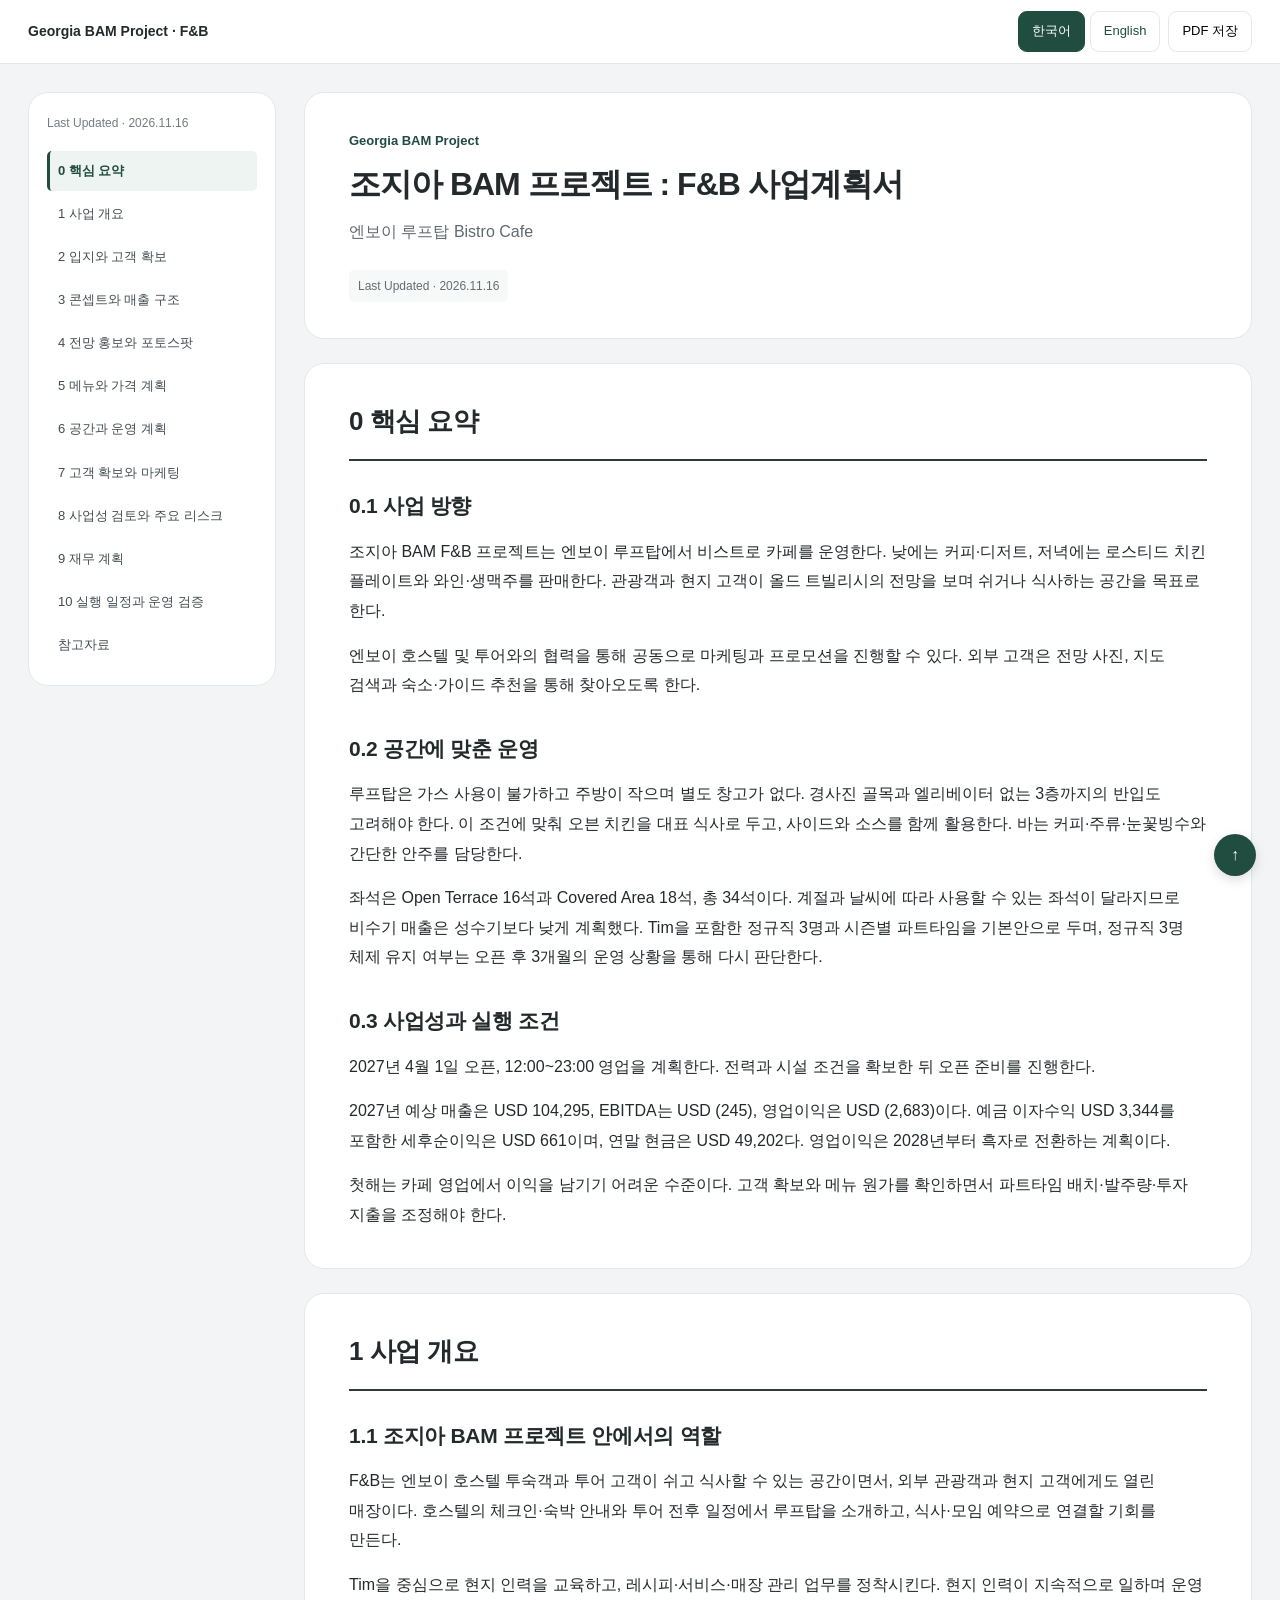
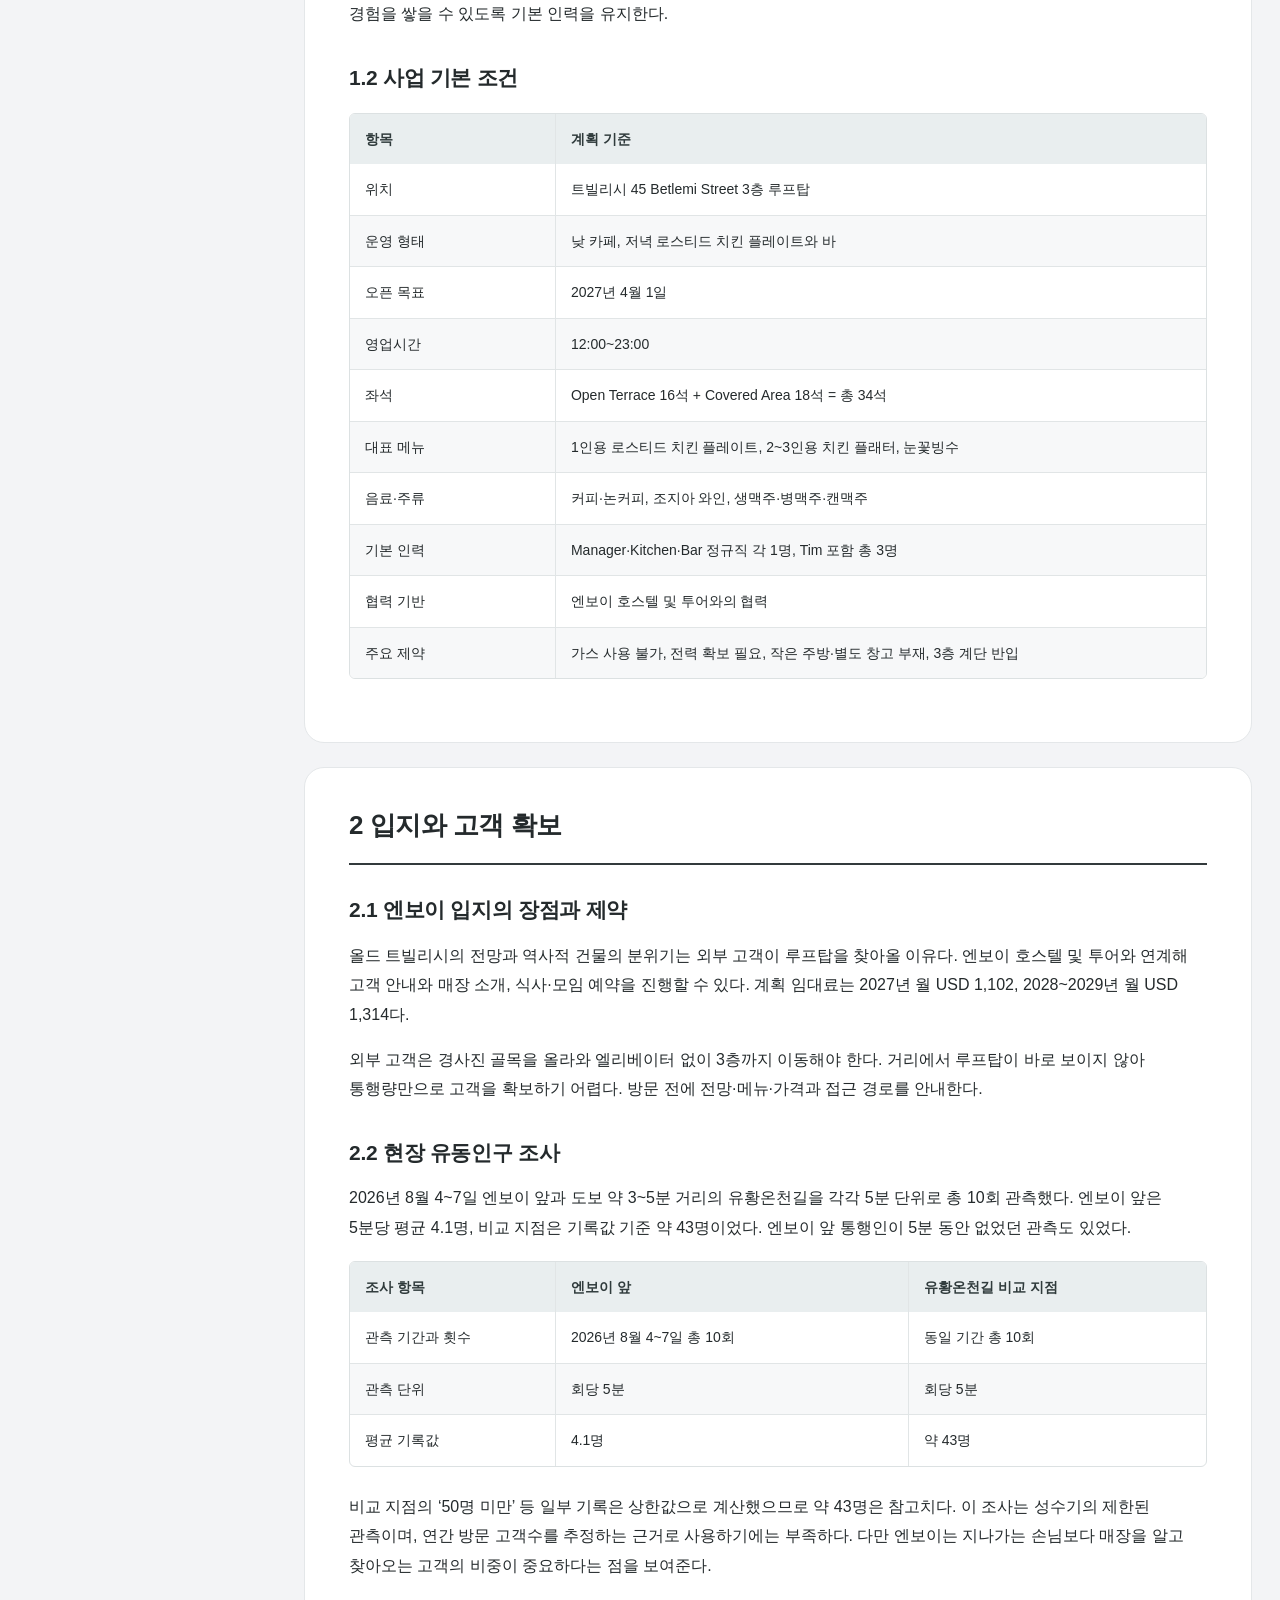
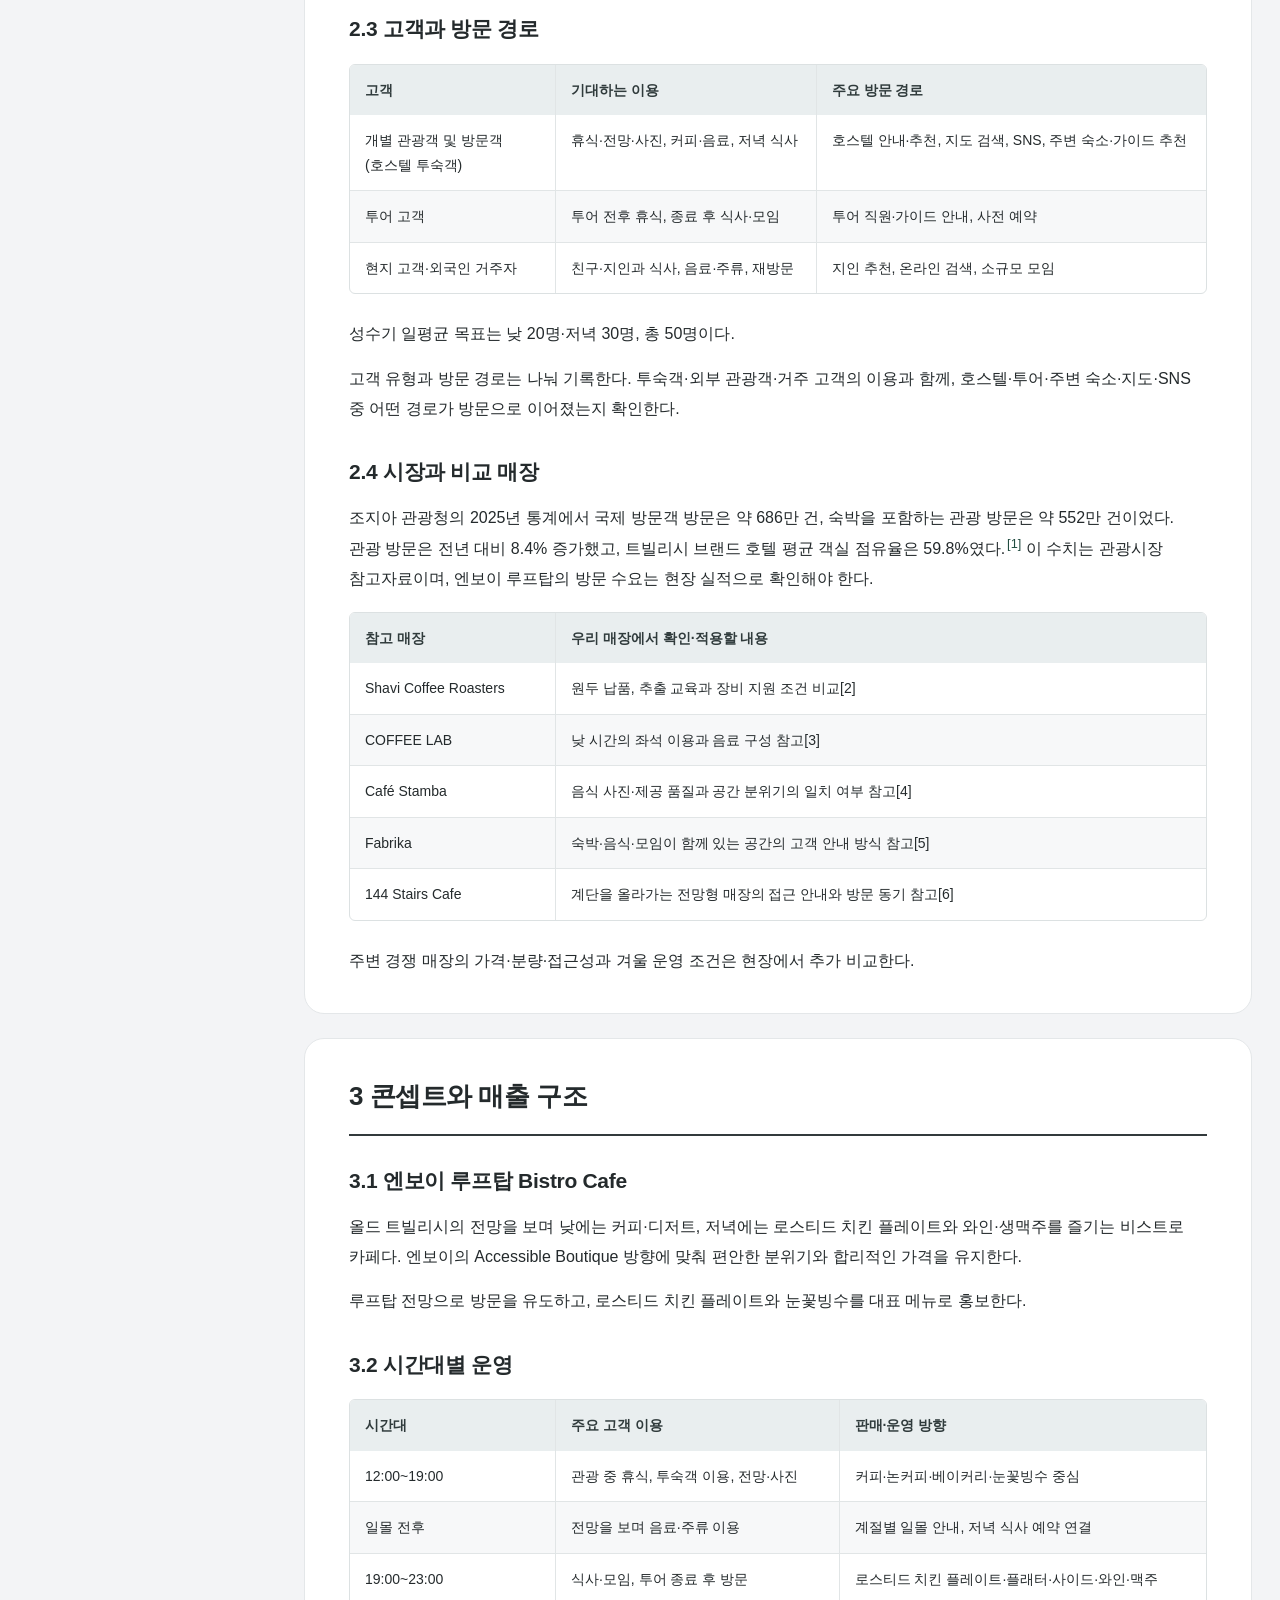
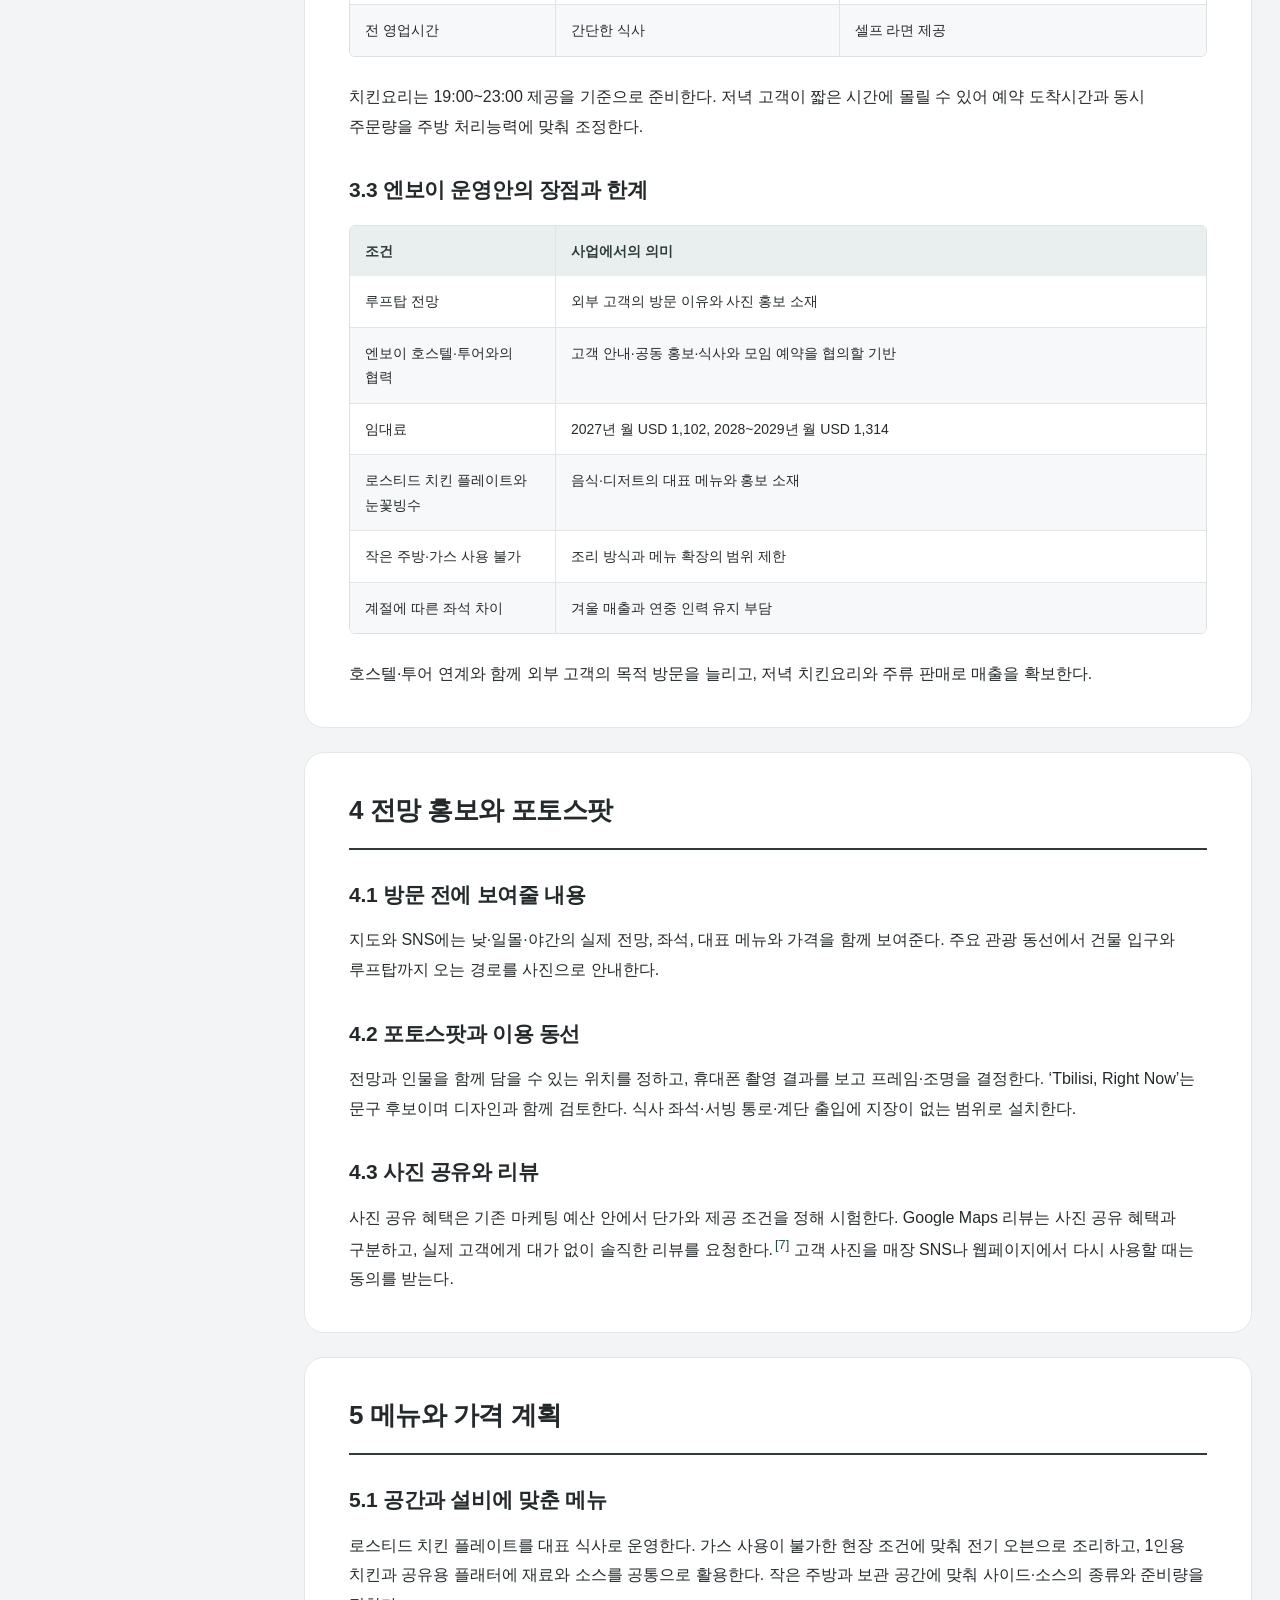
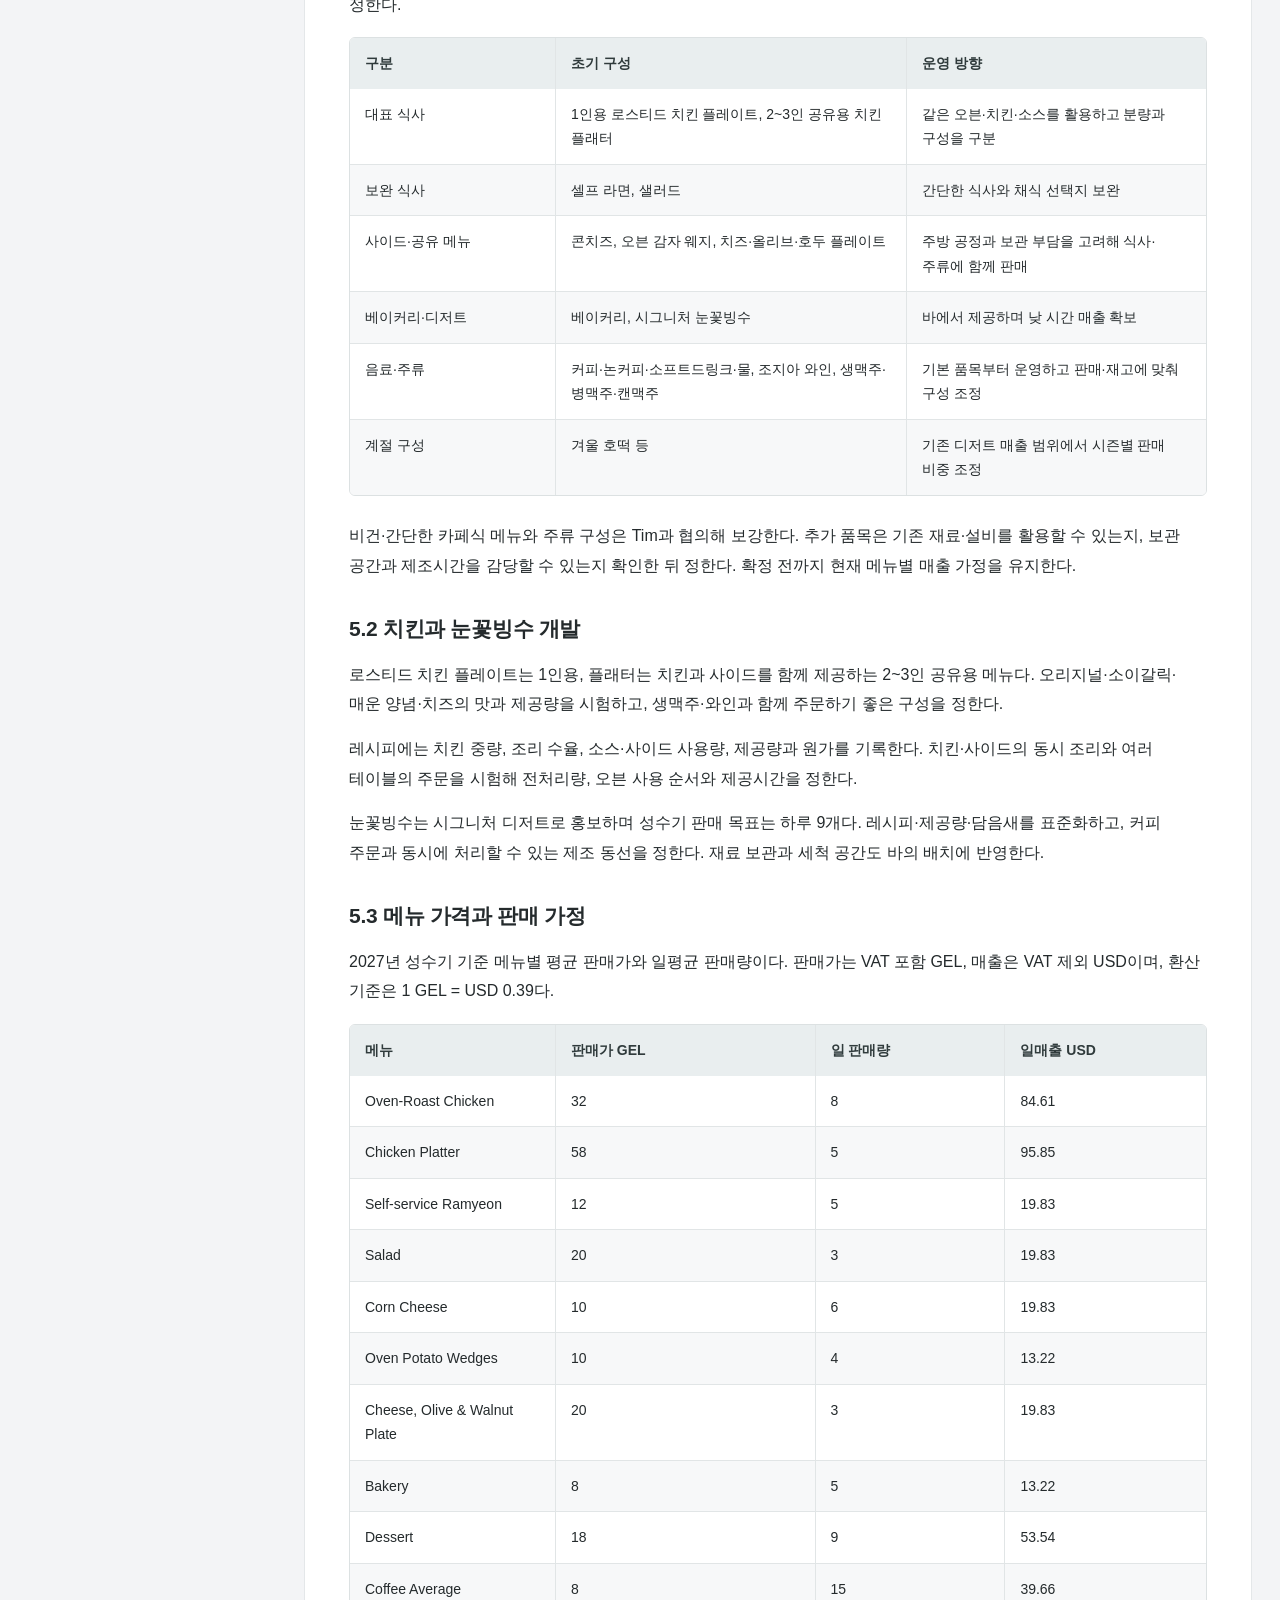
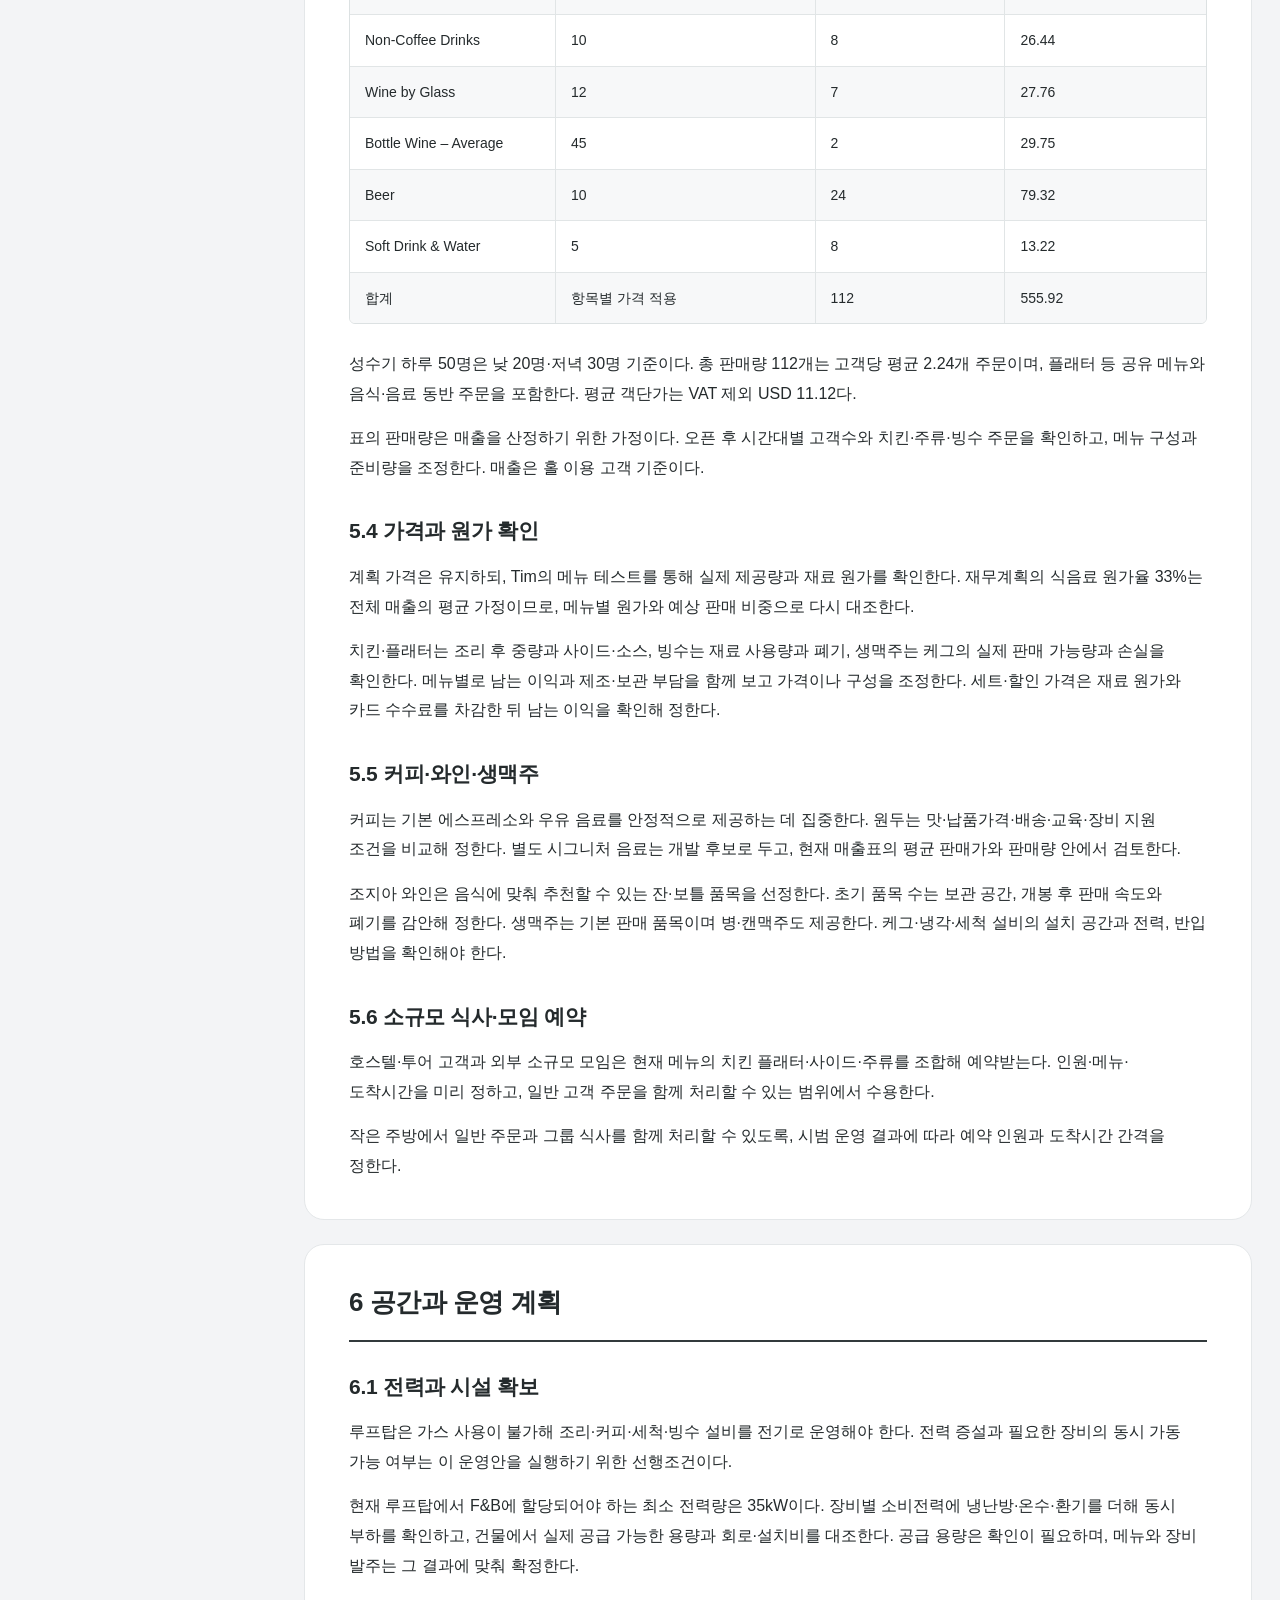
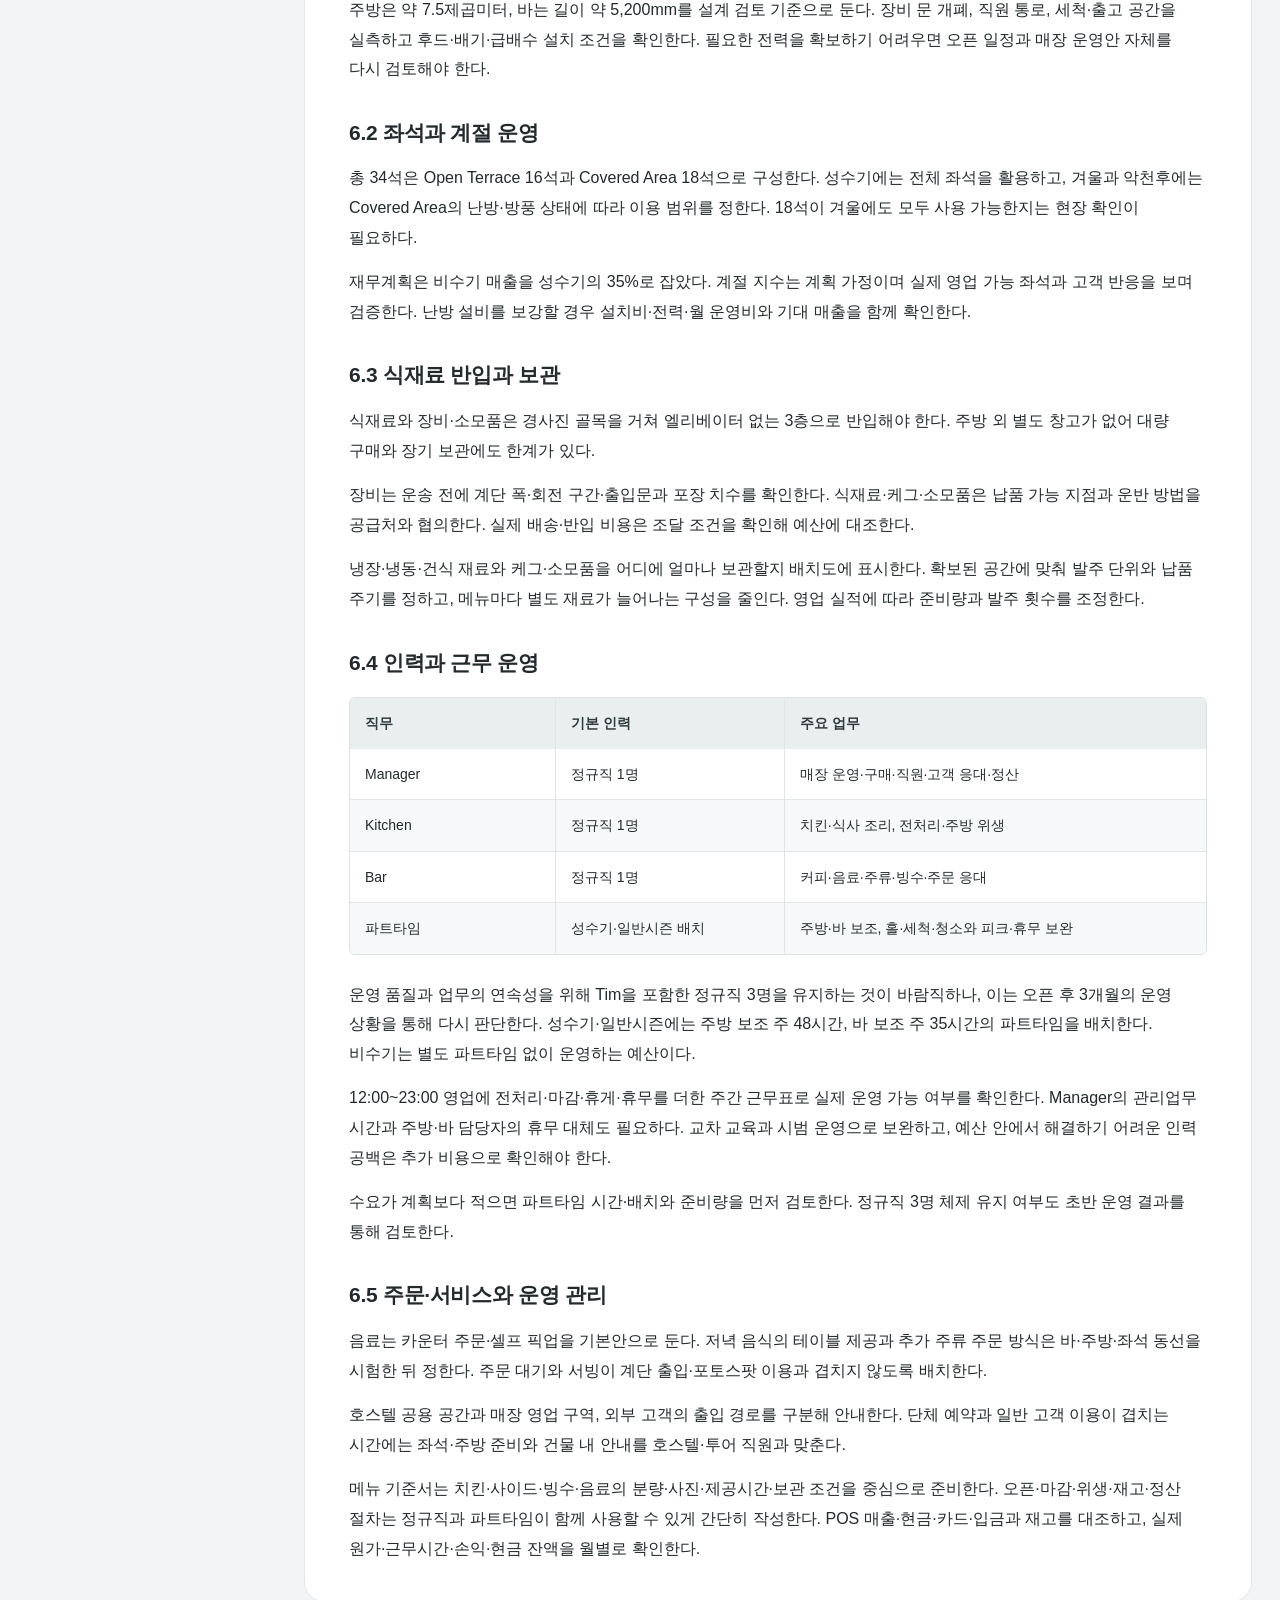
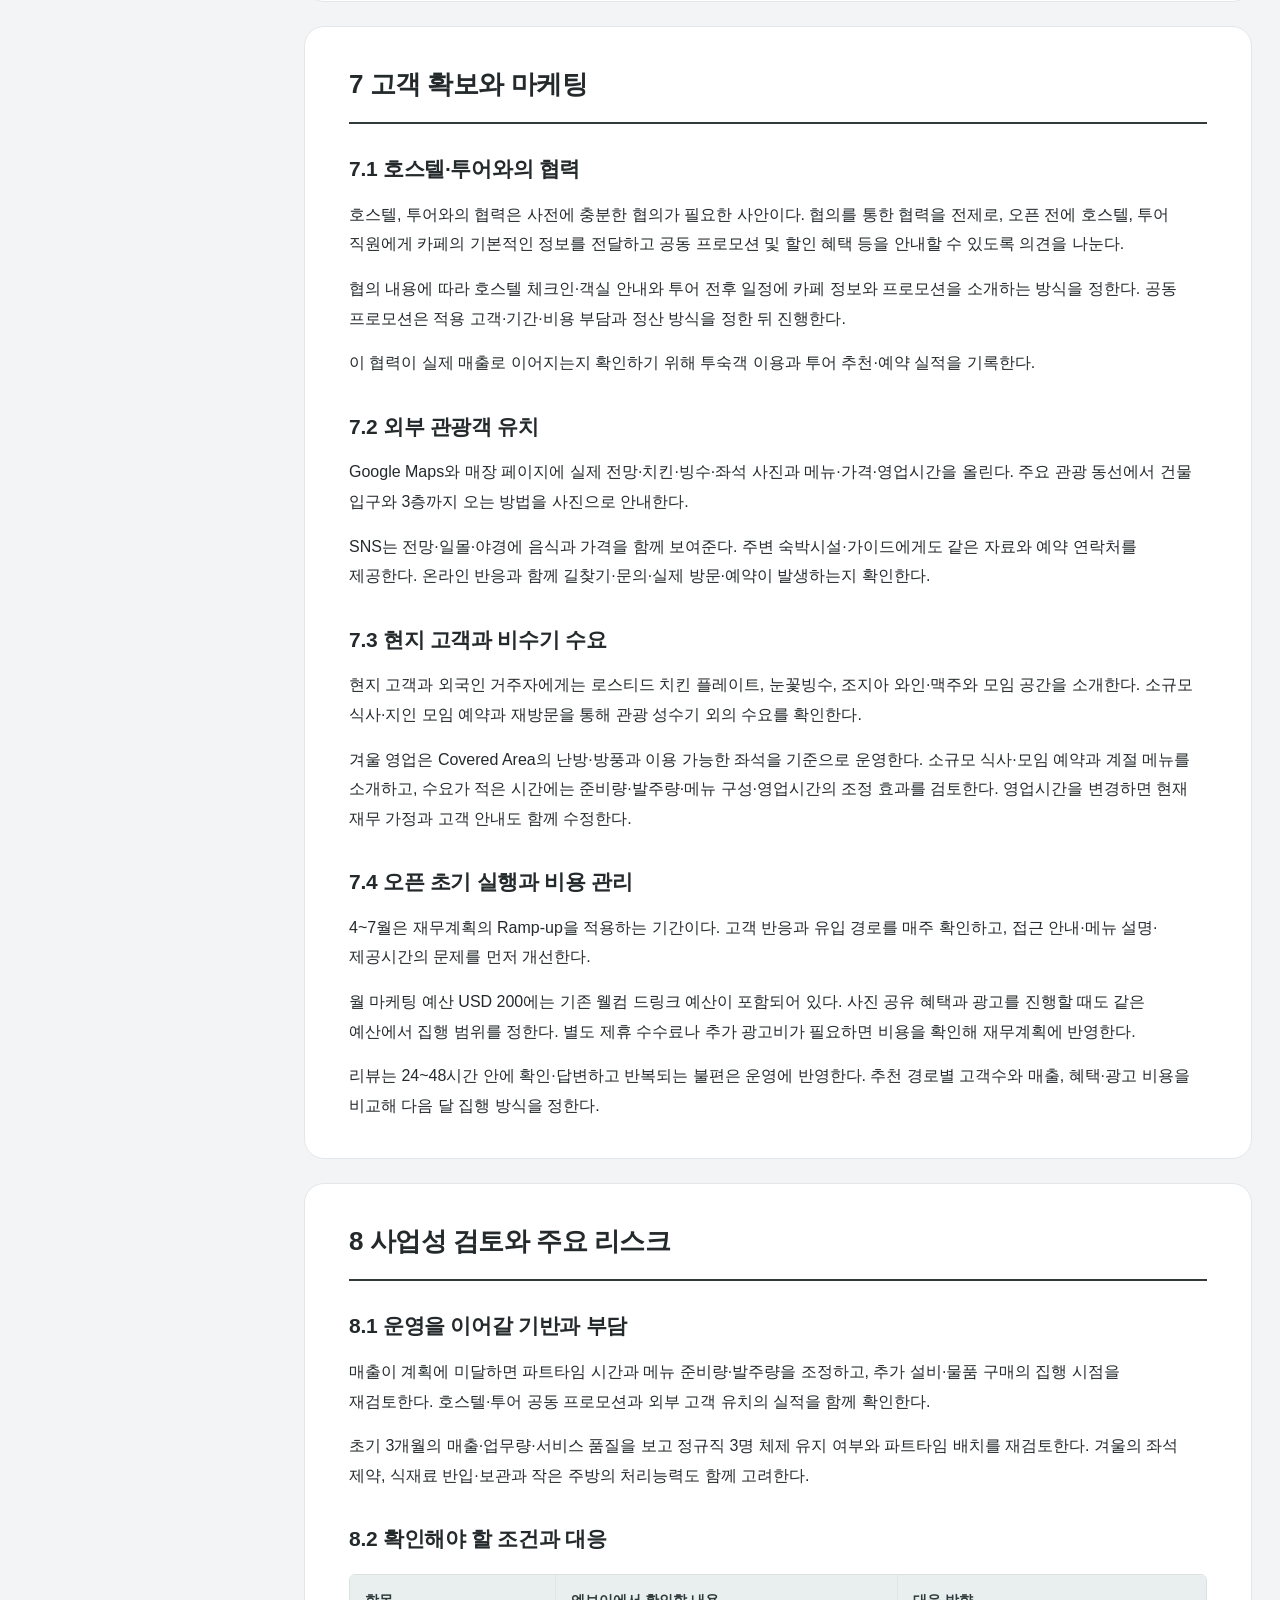
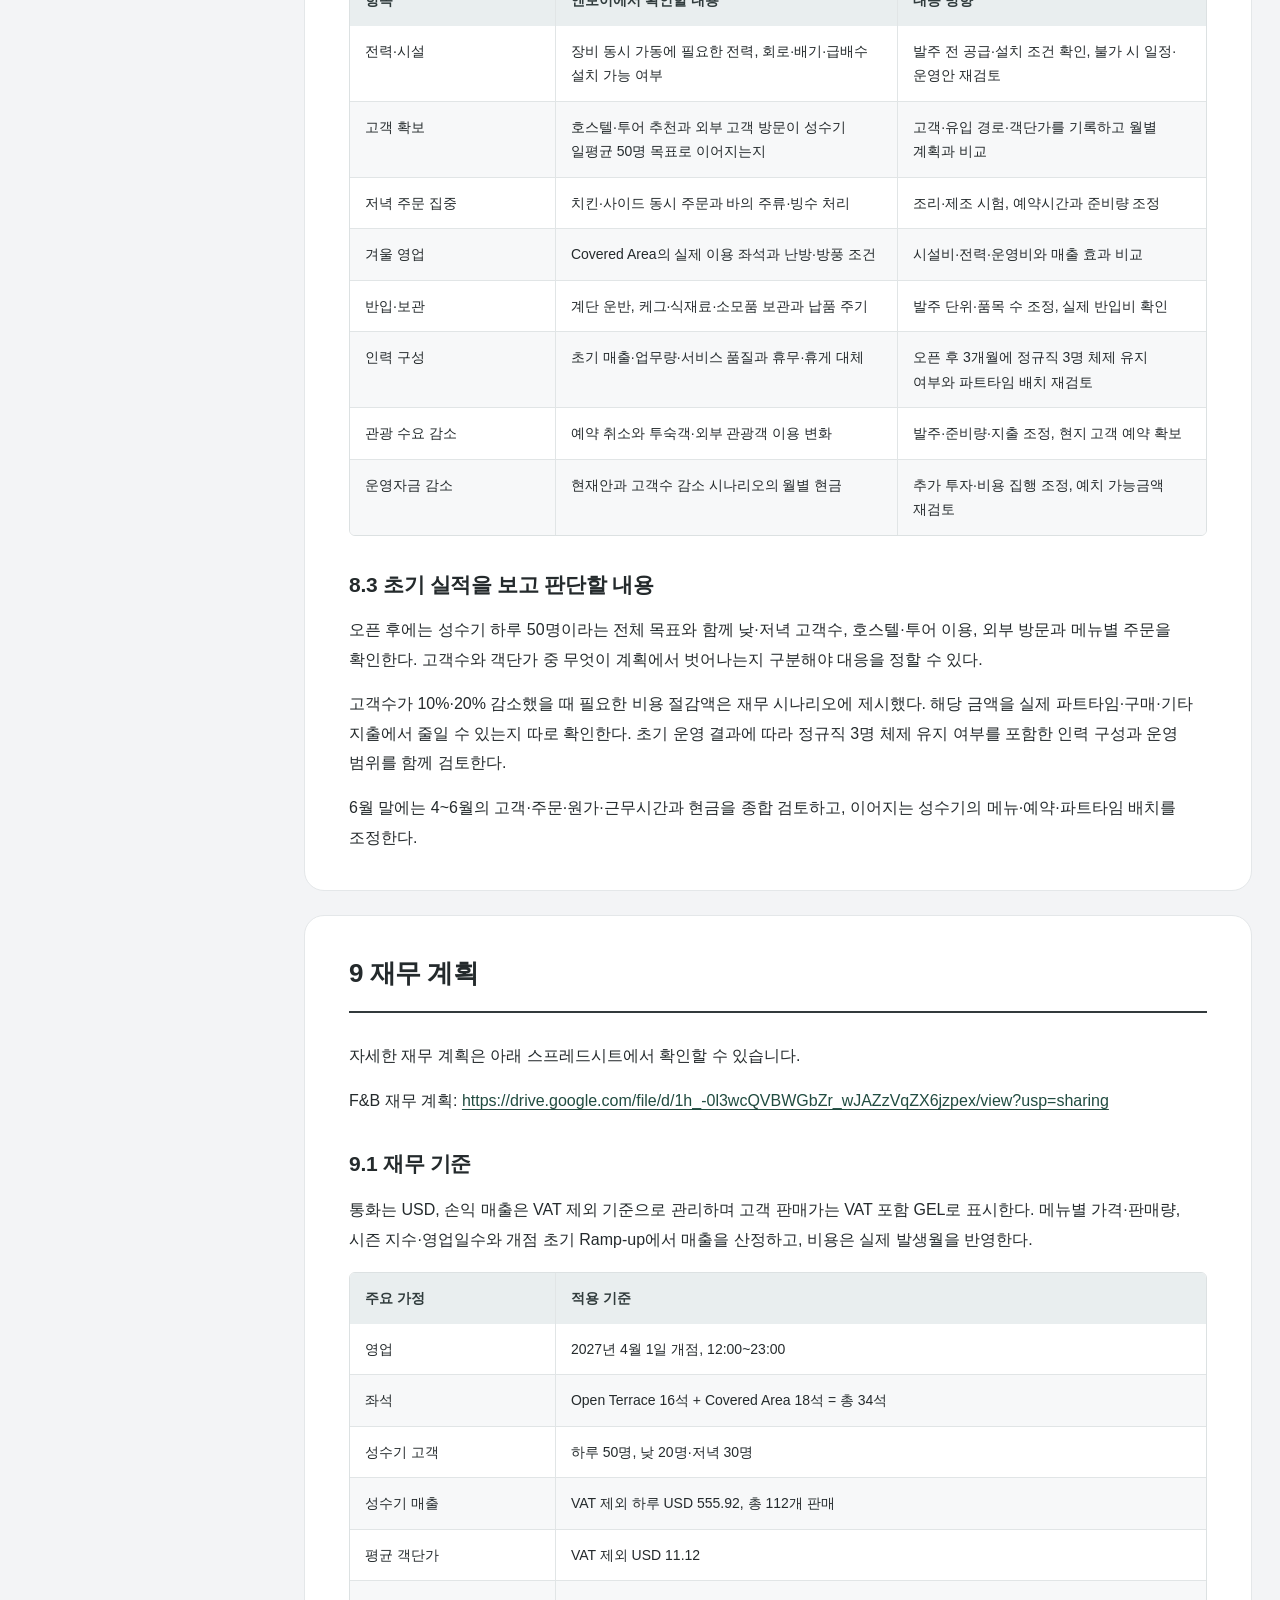
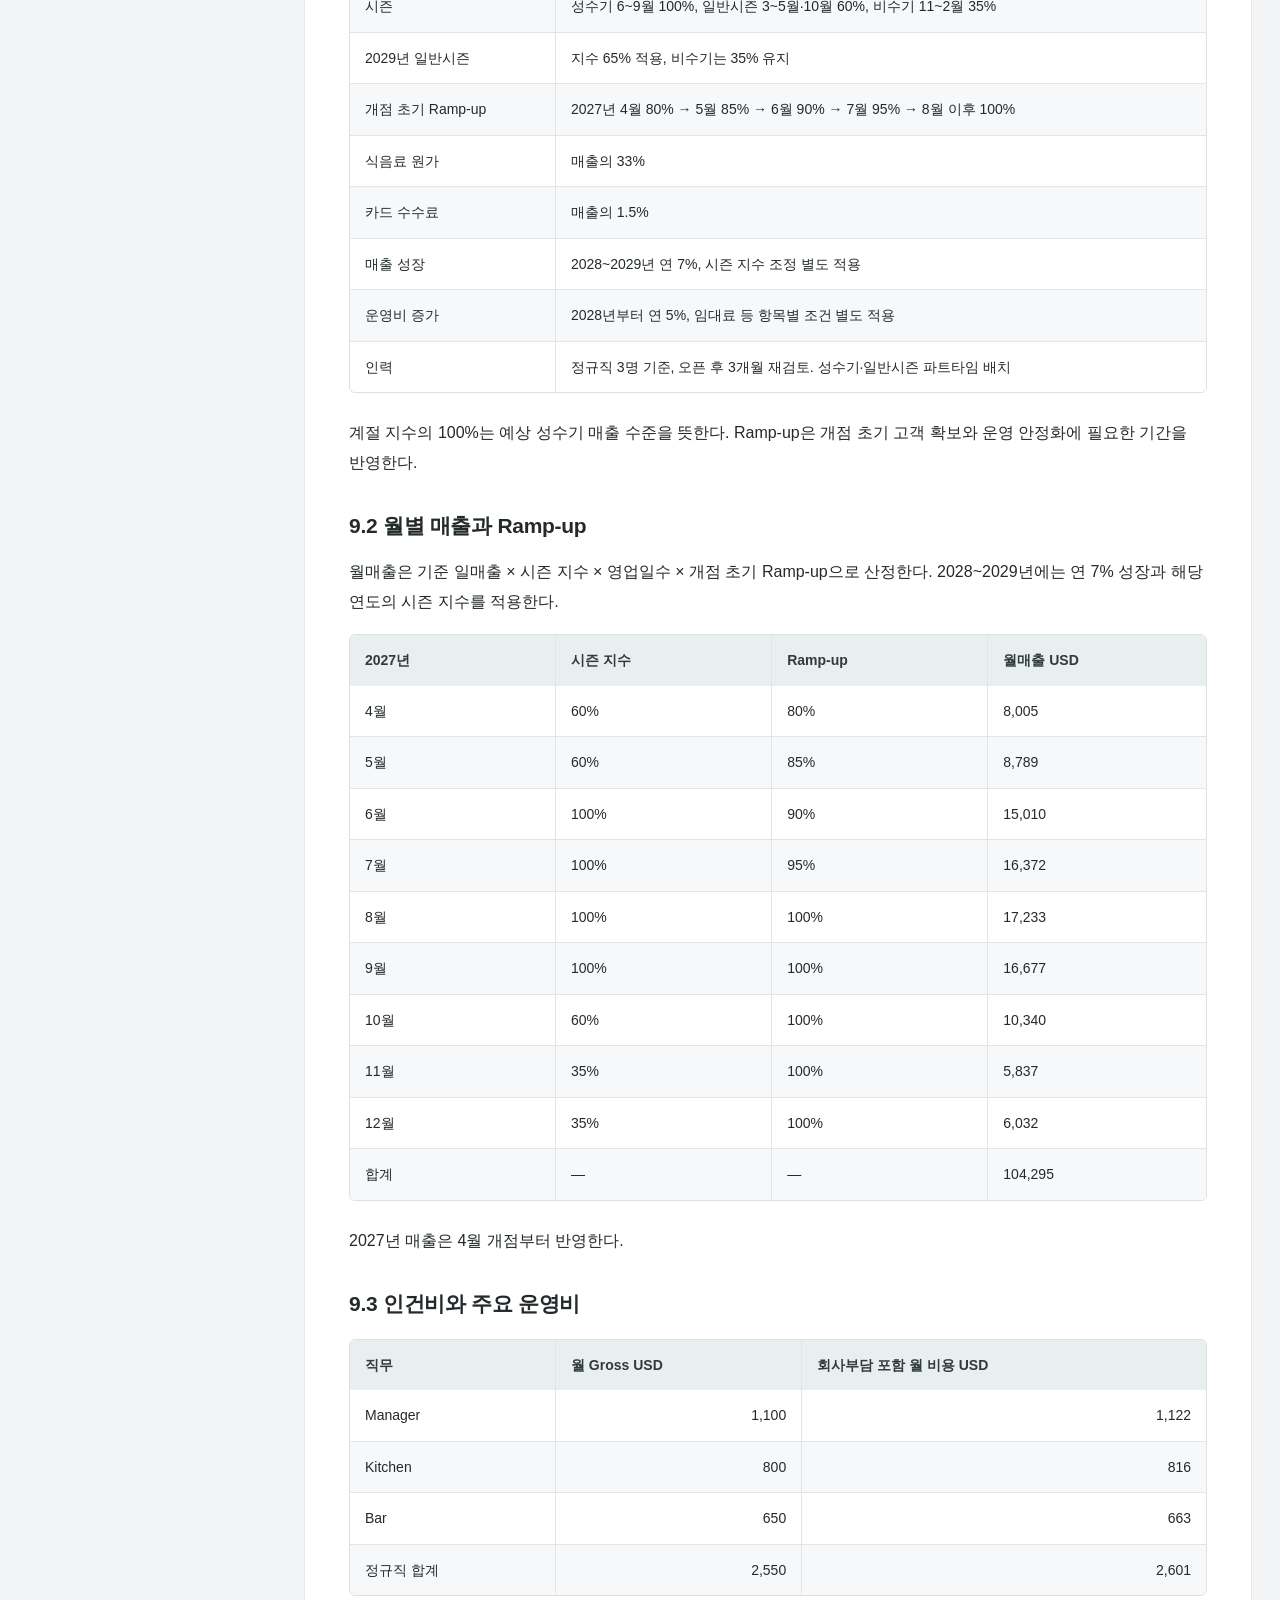
<file: index.html>
<!doctype html><html lang="ko"><head><meta charset="utf-8"><meta name="viewport" content="width=device-width,initial-scale=1"><meta name="description" content="엔보이 루프탑 Bistro Cafe의 사업 전략, 메뉴, 운영, 마케팅 및 재무 계획."><meta name="robots" content="noindex,nofollow"><title>조지아 BAM 프로젝트 : F&amp;B 사업계획서</title><link rel="alternate" hreflang="ko" href="./"><link rel="alternate" hreflang="en" href="en.html"><link rel="stylesheet" href="styles.css"></head><body id="top"><a class="skip" href="#main">본문으로 이동</a><header class="topbar"><a class="brand" href="#top">Georgia BAM Project · F&B</a><div class="actions"><div class="language-switch" role="group" aria-label="Language / 언어"><a class="language" href="./" lang="ko" hreflang="ko" aria-current="page">한국어</a><a class="language" href="en.html" lang="en" hreflang="en">English</a></div><button id="print" type="button">PDF 저장</button></div></header><div class="layout"><aside aria-label="목차 보기"><div class="version"><span>Last Updated · 2026.11.16</span></div><details id="toc" open><summary>목차 보기</summary><nav aria-label="목차 보기"><a href="#sec0">0 핵심 요약</a><a href="#sec1">1 사업 개요</a><a href="#sec2">2 입지와 고객 확보</a><a href="#sec3">3 콘셉트와 매출 구조</a><a href="#sec4">4 전망 홍보와 포토스팟</a><a href="#sec5">5 메뉴와 가격 계획</a><a href="#sec6">6 공간과 운영 계획</a><a href="#sec7">7 고객 확보와 마케팅</a><a href="#sec8">8 사업성 검토와 주요 리스크</a><a href="#sec9">9 재무 계획</a><a href="#sec10">10 실행 일정과 운영 검증</a><a href="#references">참고자료</a></nav></details></aside><main id="main"><div class="cover"><div class="eyebrow">Georgia BAM Project</div><h1>조지아 BAM 프로젝트 : F&amp;B 사업계획서</h1><div class="subtitle">엔보이 루프탑 Bistro Cafe</div><div class="badges"><span>Last Updated · 2026.11.16</span></div></div><section id="sec0" aria-labelledby="heading-sec0"><h2 id="heading-sec0">0 핵심 요약</h2><h3 id="sub-0.1">0.1 사업 방향</h3><p>조지아 BAM F&amp;B 프로젝트는 엔보이 루프탑에서 비스트로 카페를 운영한다. 낮에는 커피·디저트, 저녁에는 로스티드 치킨 플레이트와 와인·생맥주를 판매한다. 관광객과 현지 고객이 올드 트빌리시의 전망을 보며 쉬거나 식사하는 공간을 목표로 한다.</p><p>엔보이 호스텔 및 투어와의 협력을 통해 공동으로 마케팅과 프로모션을 진행할 수 있다. 외부 고객은 전망 사진, 지도 검색과 숙소·가이드 추천을 통해 찾아오도록 한다.</p><h3 id="sub-0.2">0.2 공간에 맞춘 운영</h3><p>루프탑은 가스 사용이 불가하고 주방이 작으며 별도 창고가 없다. 경사진 골목과 엘리베이터 없는 3층까지의 반입도 고려해야 한다. 이 조건에 맞춰 오븐 치킨을 대표 식사로 두고, 사이드와 소스를 함께 활용한다. 바는 커피·주류·눈꽃빙수와 간단한 안주를 담당한다.</p><p>좌석은 Open Terrace 16석과 Covered Area 18석, 총 34석이다. 계절과 날씨에 따라 사용할 수 있는 좌석이 달라지므로 비수기 매출은 성수기보다 낮게 계획했다. Tim을 포함한 정규직 3명과 시즌별 파트타임을 기본안으로 두며, 정규직 3명 체제 유지 여부는 오픈 후 3개월의 운영 상황을 통해 다시 판단한다.</p><h3 id="sub-0.3">0.3 사업성과 실행 조건</h3><p>2027년 4월 1일 오픈, 12:00~23:00 영업을 계획한다. 전력과 시설 조건을 확보한 뒤 오픈 준비를 진행한다.</p><p>2027년 예상 매출은 USD 104,295, EBITDA는 USD (245), 영업이익은 USD (2,683)이다. 예금 이자수익 USD 3,344를 포함한 세후순이익은 USD 661이며, 연말 현금은 USD 49,202다. 영업이익은 2028년부터 흑자로 전환하는 계획이다.</p><p>첫해는 카페 영업에서 이익을 남기기 어려운 수준이다. 고객 확보와 메뉴 원가를 확인하면서 파트타임 배치·발주량·투자 지출을 조정해야 한다.</p></section><section id="sec1" aria-labelledby="heading-sec1"><h2 id="heading-sec1">1 사업 개요</h2><h3 id="sub-1.1">1.1 조지아 BAM 프로젝트 안에서의 역할</h3><p>F&amp;B는 엔보이 호스텔 투숙객과 투어 고객이 쉬고 식사할 수 있는 공간이면서, 외부 관광객과 현지 고객에게도 열린 매장이다. 호스텔의 체크인·숙박 안내와 투어 전후 일정에서 루프탑을 소개하고, 식사·모임 예약으로 연결할 기회를 만든다.</p><p>Tim을 중심으로 현지 인력을 교육하고, 레시피·서비스·매장 관리 업무를 정착시킨다. 현지 인력이 지속적으로 일하며 운영 경험을 쌓을 수 있도록 기본 인력을 유지한다.</p><h3 id="sub-1.2">1.2 사업 기본 조건</h3><div class="table-wrap" tabindex="0" role="region" aria-label="1 사업 개요 표"><table><thead><tr><th scope="col">항목</th><th scope="col">계획 기준</th></tr></thead><tbody><tr><th scope="row">위치</th><td>트빌리시 45 Betlemi Street 3층 루프탑</td></tr><tr><th scope="row">운영 형태</th><td>낮 카페, 저녁 로스티드 치킨 플레이트와 바</td></tr><tr><th scope="row">오픈 목표</th><td>2027년 4월 1일</td></tr><tr><th scope="row">영업시간</th><td>12:00~23:00</td></tr><tr><th scope="row">좌석</th><td>Open Terrace 16석 + Covered Area 18석 = 총 34석</td></tr><tr><th scope="row">대표 메뉴</th><td>1인용 로스티드 치킨 플레이트, 2~3인용 치킨 플래터, 눈꽃빙수</td></tr><tr><th scope="row">음료·주류</th><td>커피·논커피, 조지아 와인, 생맥주·병맥주·캔맥주</td></tr><tr><th scope="row">기본 인력</th><td>Manager·Kitchen·Bar 정규직 각 1명, Tim 포함 총 3명</td></tr><tr><th scope="row">협력 기반</th><td>엔보이 호스텔 및 투어와의 협력</td></tr><tr><th scope="row">주요 제약</th><td>가스 사용 불가, 전력 확보 필요, 작은 주방·별도 창고 부재, 3층 계단 반입</td></tr></tbody></table></div></section><section id="sec2" aria-labelledby="heading-sec2"><h2 id="heading-sec2">2 입지와 고객 확보</h2><h3 id="sub-2.1">2.1 엔보이 입지의 장점과 제약</h3><p>올드 트빌리시의 전망과 역사적 건물의 분위기는 외부 고객이 루프탑을 찾아올 이유다. 엔보이 호스텔 및 투어와 연계해 고객 안내와 매장 소개, 식사·모임 예약을 진행할 수 있다. 계획 임대료는 2027년 월 USD 1,102, 2028~2029년 월 USD 1,314다.</p><p>외부 고객은 경사진 골목을 올라와 엘리베이터 없이 3층까지 이동해야 한다. 거리에서 루프탑이 바로 보이지 않아 통행량만으로 고객을 확보하기 어렵다. 방문 전에 전망·메뉴·가격과 접근 경로를 안내한다.</p><h3 id="sub-2.2">2.2 현장 유동인구 조사</h3><p>2026년 8월 4~7일 엔보이 앞과 도보 약 3~5분 거리의 유황온천길을 각각 5분 단위로 총 10회 관측했다. 엔보이 앞은 5분당 평균 4.1명, 비교 지점은 기록값 기준 약 43명이었다. 엔보이 앞 통행인이 5분 동안 없었던 관측도 있었다.</p><div class="table-wrap" tabindex="0" role="region" aria-label="2 입지와 고객 확보 표"><table><thead><tr><th scope="col">조사 항목</th><th scope="col">엔보이 앞</th><th scope="col">유황온천길 비교 지점</th></tr></thead><tbody><tr><th scope="row">관측 기간과 횟수</th><td>2026년 8월 4~7일 총 10회</td><td>동일 기간 총 10회</td></tr><tr><th scope="row">관측 단위</th><td>회당 5분</td><td>회당 5분</td></tr><tr><th scope="row">평균 기록값</th><td>4.1명</td><td>약 43명</td></tr></tbody></table></div><p>비교 지점의 ‘50명 미만’ 등 일부 기록은 상한값으로 계산했으므로 약 43명은 참고치다. 이 조사는 성수기의 제한된 관측이며, 연간 방문 고객수를 추정하는 근거로 사용하기에는 부족하다. 다만 엔보이는 지나가는 손님보다 매장을 알고 찾아오는 고객의 비중이 중요하다는 점을 보여준다.</p><h3 id="sub-2.3">2.3 고객과 방문 경로</h3><div class="table-wrap" tabindex="0" role="region" aria-label="2 입지와 고객 확보 표"><table><thead><tr><th scope="col">고객</th><th scope="col">기대하는 이용</th><th scope="col">주요 방문 경로</th></tr></thead><tbody><tr><th scope="row">개별 관광객 및 방문객(호스텔 투숙객)</th><td>휴식·전망·사진, 커피·음료, 저녁 식사</td><td>호스텔 안내·추천, 지도 검색, SNS, 주변 숙소·가이드 추천</td></tr><tr><th scope="row">투어 고객</th><td>투어 전후 휴식, 종료 후 식사·모임</td><td>투어 직원·가이드 안내, 사전 예약</td></tr><tr><th scope="row">현지 고객·외국인 거주자</th><td>친구·지인과 식사, 음료·주류, 재방문</td><td>지인 추천, 온라인 검색, 소규모 모임</td></tr></tbody></table></div><p>성수기 일평균 목표는 낮 20명·저녁 30명, 총 50명이다.</p><p>고객 유형과 방문 경로는 나눠 기록한다. 투숙객·외부 관광객·거주 고객의 이용과 함께, 호스텔·투어·주변 숙소·지도·SNS 중 어떤 경로가 방문으로 이어졌는지 확인한다.</p><h3 id="sub-2.4">2.4 시장과 비교 매장</h3><p>조지아 관광청의 2025년 통계에서 국제 방문객 방문은 약 686만 건, 숙박을 포함하는 관광 방문은 약 552만 건이었다. 관광 방문은 전년 대비 8.4% 증가했고, 트빌리시 브랜드 호텔 평균 객실 점유율은 59.8%였다.<a class="citation" href="#ref-1">[1]</a> 이 수치는 관광시장 참고자료이며, 엔보이 루프탑의 방문 수요는 현장 실적으로 확인해야 한다.</p><div class="table-wrap" tabindex="0" role="region" aria-label="2 입지와 고객 확보 표"><table><thead><tr><th scope="col">참고 매장</th><th scope="col">우리 매장에서 확인·적용할 내용</th></tr></thead><tbody><tr><th scope="row">Shavi Coffee Roasters</th><td>원두 납품, 추출 교육과 장비 지원 조건 비교[2]</td></tr><tr><th scope="row">COFFEE LAB</th><td>낮 시간의 좌석 이용과 음료 구성 참고[3]</td></tr><tr><th scope="row">Café Stamba</th><td>음식 사진·제공 품질과 공간 분위기의 일치 여부 참고[4]</td></tr><tr><th scope="row">Fabrika</th><td>숙박·음식·모임이 함께 있는 공간의 고객 안내 방식 참고[5]</td></tr><tr><th scope="row">144 Stairs Cafe</th><td>계단을 올라가는 전망형 매장의 접근 안내와 방문 동기 참고[6]</td></tr></tbody></table></div><p>주변 경쟁 매장의 가격·분량·접근성과 겨울 운영 조건은 현장에서 추가 비교한다.</p></section><section id="sec3" aria-labelledby="heading-sec3"><h2 id="heading-sec3">3 콘셉트와 매출 구조</h2><h3 id="sub-3.1">3.1 엔보이 루프탑 Bistro Cafe</h3><p>올드 트빌리시의 전망을 보며 낮에는 커피·디저트, 저녁에는 로스티드 치킨 플레이트와 와인·생맥주를 즐기는 비스트로 카페다. 엔보이의 Accessible Boutique 방향에 맞춰 편안한 분위기와 합리적인 가격을 유지한다.</p><p>루프탑 전망으로 방문을 유도하고, 로스티드 치킨 플레이트와 눈꽃빙수를 대표 메뉴로 홍보한다.</p><h3 id="sub-3.2">3.2 시간대별 운영</h3><div class="table-wrap" tabindex="0" role="region" aria-label="3 콘셉트와 매출 구조 표"><table><thead><tr><th scope="col">시간대</th><th scope="col">주요 고객 이용</th><th scope="col">판매·운영 방향</th></tr></thead><tbody><tr><th scope="row">12:00~19:00</th><td>관광 중 휴식, 투숙객 이용, 전망·사진</td><td>커피·논커피·베이커리·눈꽃빙수 중심</td></tr><tr><th scope="row">일몰 전후</th><td>전망을 보며 음료·주류 이용</td><td>계절별 일몰 안내, 저녁 식사 예약 연결</td></tr><tr><th scope="row">19:00~23:00</th><td>식사·모임, 투어 종료 후 방문</td><td>로스티드 치킨 플레이트·플래터·사이드·와인·맥주</td></tr><tr><th scope="row">전 영업시간</th><td>간단한 식사</td><td>셀프 라면 제공</td></tr></tbody></table></div><p>치킨요리는 19:00~23:00 제공을 기준으로 준비한다. 저녁 고객이 짧은 시간에 몰릴 수 있어 예약 도착시간과 동시 주문량을 주방 처리능력에 맞춰 조정한다.</p><h3 id="sub-3.3">3.3 엔보이 운영안의 장점과 한계</h3><div class="table-wrap" tabindex="0" role="region" aria-label="3 콘셉트와 매출 구조 표"><table><thead><tr><th scope="col">조건</th><th scope="col">사업에서의 의미</th></tr></thead><tbody><tr><th scope="row">루프탑 전망</th><td>외부 고객의 방문 이유와 사진 홍보 소재</td></tr><tr><th scope="row">엔보이 호스텔·투어와의 협력</th><td>고객 안내·공동 홍보·식사와 모임 예약을 협의할 기반</td></tr><tr><th scope="row">임대료</th><td>2027년 월 USD 1,102, 2028~2029년 월 USD 1,314</td></tr><tr><th scope="row">로스티드 치킨 플레이트와 눈꽃빙수</th><td>음식·디저트의 대표 메뉴와 홍보 소재</td></tr><tr><th scope="row">작은 주방·가스 사용 불가</th><td>조리 방식과 메뉴 확장의 범위 제한</td></tr><tr><th scope="row">계절에 따른 좌석 차이</th><td>겨울 매출과 연중 인력 유지 부담</td></tr></tbody></table></div><p>호스텔·투어 연계와 함께 외부 고객의 목적 방문을 늘리고, 저녁 치킨요리와 주류 판매로 매출을 확보한다.</p></section><section id="sec4" aria-labelledby="heading-sec4"><h2 id="heading-sec4">4 전망 홍보와 포토스팟</h2><h3 id="sub-4.1">4.1 방문 전에 보여줄 내용</h3><p>지도와 SNS에는 낮·일몰·야간의 실제 전망, 좌석, 대표 메뉴와 가격을 함께 보여준다. 주요 관광 동선에서 건물 입구와 루프탑까지 오는 경로를 사진으로 안내한다.</p><h3 id="sub-4.2">4.2 포토스팟과 이용 동선</h3><p>전망과 인물을 함께 담을 수 있는 위치를 정하고, 휴대폰 촬영 결과를 보고 프레임·조명을 결정한다. ‘Tbilisi, Right Now’는 문구 후보이며 디자인과 함께 검토한다. 식사 좌석·서빙 통로·계단 출입에 지장이 없는 범위로 설치한다.</p><h3 id="sub-4.3">4.3 사진 공유와 리뷰</h3><p>사진 공유 혜택은 기존 마케팅 예산 안에서 단가와 제공 조건을 정해 시험한다. Google Maps 리뷰는 사진 공유 혜택과 구분하고, 실제 고객에게 대가 없이 솔직한 리뷰를 요청한다.<a class="citation" href="#ref-7">[7]</a> 고객 사진을 매장 SNS나 웹페이지에서 다시 사용할 때는 동의를 받는다.</p></section><section id="sec5" aria-labelledby="heading-sec5"><h2 id="heading-sec5">5 메뉴와 가격 계획</h2><h3 id="sub-5.1">5.1 공간과 설비에 맞춘 메뉴</h3><p>로스티드 치킨 플레이트를 대표 식사로 운영한다. 가스 사용이 불가한 현장 조건에 맞춰 전기 오븐으로 조리하고, 1인용 치킨과 공유용 플래터에 재료와 소스를 공통으로 활용한다. 작은 주방과 보관 공간에 맞춰 사이드·소스의 종류와 준비량을 정한다.</p><div class="table-wrap" tabindex="0" role="region" aria-label="5 메뉴와 가격 계획 표"><table><thead><tr><th scope="col">구분</th><th scope="col">초기 구성</th><th scope="col">운영 방향</th></tr></thead><tbody><tr><th scope="row">대표 식사</th><td>1인용 로스티드 치킨 플레이트, 2~3인 공유용 치킨 플래터</td><td>같은 오븐·치킨·소스를 활용하고 분량과 구성을 구분</td></tr><tr><th scope="row">보완 식사</th><td>셀프 라면, 샐러드</td><td>간단한 식사와 채식 선택지 보완</td></tr><tr><th scope="row">사이드·공유 메뉴</th><td>콘치즈, 오븐 감자 웨지, 치즈·올리브·호두 플레이트</td><td>주방 공정과 보관 부담을 고려해 식사·주류에 함께 판매</td></tr><tr><th scope="row">베이커리·디저트</th><td>베이커리, 시그니처 눈꽃빙수</td><td>바에서 제공하며 낮 시간 매출 확보</td></tr><tr><th scope="row">음료·주류</th><td>커피·논커피·소프트드링크·물, 조지아 와인, 생맥주·병맥주·캔맥주</td><td>기본 품목부터 운영하고 판매·재고에 맞춰 구성 조정</td></tr><tr><th scope="row">계절 구성</th><td>겨울 호떡 등</td><td>기존 디저트 매출 범위에서 시즌별 판매 비중 조정</td></tr></tbody></table></div><p>비건·간단한 카페식 메뉴와 주류 구성은 Tim과 협의해 보강한다. 추가 품목은 기존 재료·설비를 활용할 수 있는지, 보관 공간과 제조시간을 감당할 수 있는지 확인한 뒤 정한다. 확정 전까지 현재 메뉴별 매출 가정을 유지한다.</p><h3 id="sub-5.2">5.2 치킨과 눈꽃빙수 개발</h3><p>로스티드 치킨 플레이트는 1인용, 플래터는 치킨과 사이드를 함께 제공하는 2~3인 공유용 메뉴다. 오리지널·소이갈릭·매운 양념·치즈의 맛과 제공량을 시험하고, 생맥주·와인과 함께 주문하기 좋은 구성을 정한다.</p><p>레시피에는 치킨 중량, 조리 수율, 소스·사이드 사용량, 제공량과 원가를 기록한다. 치킨·사이드의 동시 조리와 여러 테이블의 주문을 시험해 전처리량, 오븐 사용 순서와 제공시간을 정한다.</p><p>눈꽃빙수는 시그니처 디저트로 홍보하며 성수기 판매 목표는 하루 9개다. 레시피·제공량·담음새를 표준화하고, 커피 주문과 동시에 처리할 수 있는 제조 동선을 정한다. 재료 보관과 세척 공간도 바의 배치에 반영한다.</p><h3 id="sub-5.3">5.3 메뉴 가격과 판매 가정</h3><p>2027년 성수기 기준 메뉴별 평균 판매가와 일평균 판매량이다. 판매가는 VAT 포함 GEL, 매출은 VAT 제외 USD이며, 환산 기준은 1 GEL = USD 0.39다.</p><div class="table-wrap" tabindex="0" role="region" aria-label="5 메뉴와 가격 계획 표"><table><thead><tr><th scope="col">메뉴</th><th scope="col">판매가 GEL</th><th scope="col">일 판매량</th><th scope="col">일매출 USD</th></tr></thead><tbody><tr><th scope="row">Oven-Roast Chicken</th><td>32</td><td>8</td><td>84.61</td></tr><tr><th scope="row">Chicken Platter</th><td>58</td><td>5</td><td>95.85</td></tr><tr><th scope="row">Self-service Ramyeon</th><td>12</td><td>5</td><td>19.83</td></tr><tr><th scope="row">Salad</th><td>20</td><td>3</td><td>19.83</td></tr><tr><th scope="row">Corn Cheese</th><td>10</td><td>6</td><td>19.83</td></tr><tr><th scope="row">Oven Potato Wedges</th><td>10</td><td>4</td><td>13.22</td></tr><tr><th scope="row">Cheese, Olive &amp; Walnut Plate</th><td>20</td><td>3</td><td>19.83</td></tr><tr><th scope="row">Bakery</th><td>8</td><td>5</td><td>13.22</td></tr><tr><th scope="row">Dessert</th><td>18</td><td>9</td><td>53.54</td></tr><tr><th scope="row">Coffee Average</th><td>8</td><td>15</td><td>39.66</td></tr><tr><th scope="row">Non-Coffee Drinks</th><td>10</td><td>8</td><td>26.44</td></tr><tr><th scope="row">Wine by Glass</th><td>12</td><td>7</td><td>27.76</td></tr><tr><th scope="row">Bottle Wine – Average</th><td>45</td><td>2</td><td>29.75</td></tr><tr><th scope="row">Beer</th><td>10</td><td>24</td><td>79.32</td></tr><tr><th scope="row">Soft Drink &amp; Water</th><td>5</td><td>8</td><td>13.22</td></tr><tr><th scope="row">합계</th><td>항목별 가격 적용</td><td>112</td><td>555.92</td></tr></tbody></table></div><p>성수기 하루 50명은 낮 20명·저녁 30명 기준이다. 총 판매량 112개는 고객당 평균 2.24개 주문이며, 플래터 등 공유 메뉴와 음식·음료 동반 주문을 포함한다. 평균 객단가는 VAT 제외 USD 11.12다.</p><p>표의 판매량은 매출을 산정하기 위한 가정이다. 오픈 후 시간대별 고객수와 치킨·주류·빙수 주문을 확인하고, 메뉴 구성과 준비량을 조정한다. 매출은 홀 이용 고객 기준이다.</p><h3 id="sub-5.4">5.4 가격과 원가 확인</h3><p>계획 가격은 유지하되, Tim의 메뉴 테스트를 통해 실제 제공량과 재료 원가를 확인한다. 재무계획의 식음료 원가율 33%는 전체 매출의 평균 가정이므로, 메뉴별 원가와 예상 판매 비중으로 다시 대조한다.</p><p>치킨·플래터는 조리 후 중량과 사이드·소스, 빙수는 재료 사용량과 폐기, 생맥주는 케그의 실제 판매 가능량과 손실을 확인한다. 메뉴별로 남는 이익과 제조·보관 부담을 함께 보고 가격이나 구성을 조정한다. 세트·할인 가격은 재료 원가와 카드 수수료를 차감한 뒤 남는 이익을 확인해 정한다.</p><h3 id="sub-5.5">5.5 커피·와인·생맥주</h3><p>커피는 기본 에스프레소와 우유 음료를 안정적으로 제공하는 데 집중한다. 원두는 맛·납품가격·배송·교육·장비 지원 조건을 비교해 정한다. 별도 시그니처 음료는 개발 후보로 두고, 현재 매출표의 평균 판매가와 판매량 안에서 검토한다.</p><p>조지아 와인은 음식에 맞춰 추천할 수 있는 잔·보틀 품목을 선정한다. 초기 품목 수는 보관 공간, 개봉 후 판매 속도와 폐기를 감안해 정한다. 생맥주는 기본 판매 품목이며 병·캔맥주도 제공한다. 케그·냉각·세척 설비의 설치 공간과 전력, 반입 방법을 확인해야 한다.</p><h3 id="sub-5.6">5.6 소규모 식사·모임 예약</h3><p>호스텔·투어 고객과 외부 소규모 모임은 현재 메뉴의 치킨 플래터·사이드·주류를 조합해 예약받는다. 인원·메뉴·도착시간을 미리 정하고, 일반 고객 주문을 함께 처리할 수 있는 범위에서 수용한다.</p><p>작은 주방에서 일반 주문과 그룹 식사를 함께 처리할 수 있도록, 시범 운영 결과에 따라 예약 인원과 도착시간 간격을 정한다.</p></section><section id="sec6" aria-labelledby="heading-sec6"><h2 id="heading-sec6">6 공간과 운영 계획</h2><h3 id="sub-6.1">6.1 전력과 시설 확보</h3><p>루프탑은 가스 사용이 불가해 조리·커피·세척·빙수 설비를 전기로 운영해야 한다. 전력 증설과 필요한 장비의 동시 가동 가능 여부는 이 운영안을 실행하기 위한 선행조건이다.</p><p>현재 루프탑에서 F&amp;B에 할당되어야 하는 최소 전력량은 35kW이다. 장비별 소비전력에 냉난방·온수·환기를 더해 동시 부하를 확인하고, 건물에서 실제 공급 가능한 용량과 회로·설치비를 대조한다. 공급 용량은 확인이 필요하며, 메뉴와 장비 발주는 그 결과에 맞춰 확정한다.</p><p>주방은 약 7.5제곱미터, 바는 길이 약 5,200mm를 설계 검토 기준으로 둔다. 장비 문 개폐, 직원 통로, 세척·출고 공간을 실측하고 후드·배기·급배수 설치 조건을 확인한다. 필요한 전력을 확보하기 어려우면 오픈 일정과 매장 운영안 자체를 다시 검토해야 한다.</p><h3 id="sub-6.2">6.2 좌석과 계절 운영</h3><p>총 34석은 Open Terrace 16석과 Covered Area 18석으로 구성한다. 성수기에는 전체 좌석을 활용하고, 겨울과 악천후에는 Covered Area의 난방·방풍 상태에 따라 이용 범위를 정한다. 18석이 겨울에도 모두 사용 가능한지는 현장 확인이 필요하다.</p><p>재무계획은 비수기 매출을 성수기의 35%로 잡았다. 계절 지수는 계획 가정이며 실제 영업 가능 좌석과 고객 반응을 보며 검증한다. 난방 설비를 보강할 경우 설치비·전력·월 운영비와 기대 매출을 함께 확인한다.</p><h3 id="sub-6.3">6.3 식재료 반입과 보관</h3><p>식재료와 장비·소모품은 경사진 골목을 거쳐 엘리베이터 없는 3층으로 반입해야 한다. 주방 외 별도 창고가 없어 대량 구매와 장기 보관에도 한계가 있다.</p><p>장비는 운송 전에 계단 폭·회전 구간·출입문과 포장 치수를 확인한다. 식재료·케그·소모품은 납품 가능 지점과 운반 방법을 공급처와 협의한다. 실제 배송·반입 비용은 조달 조건을 확인해 예산에 대조한다.</p><p>냉장·냉동·건식 재료와 케그·소모품을 어디에 얼마나 보관할지 배치도에 표시한다. 확보된 공간에 맞춰 발주 단위와 납품 주기를 정하고, 메뉴마다 별도 재료가 늘어나는 구성을 줄인다. 영업 실적에 따라 준비량과 발주 횟수를 조정한다.</p><h3 id="sub-6.4">6.4 인력과 근무 운영</h3><div class="table-wrap" tabindex="0" role="region" aria-label="6 공간과 운영 계획 표"><table><thead><tr><th scope="col">직무</th><th scope="col">기본 인력</th><th scope="col">주요 업무</th></tr></thead><tbody><tr><th scope="row">Manager</th><td>정규직 1명</td><td>매장 운영·구매·직원·고객 응대·정산</td></tr><tr><th scope="row">Kitchen</th><td>정규직 1명</td><td>치킨·식사 조리, 전처리·주방 위생</td></tr><tr><th scope="row">Bar</th><td>정규직 1명</td><td>커피·음료·주류·빙수·주문 응대</td></tr><tr><th scope="row">파트타임</th><td>성수기·일반시즌 배치</td><td>주방·바 보조, 홀·세척·청소와 피크·휴무 보완</td></tr></tbody></table></div><p>운영 품질과 업무의 연속성을 위해 Tim을 포함한 정규직 3명을 유지하는 것이 바람직하나, 이는 오픈 후 3개월의 운영 상황을 통해 다시 판단한다. 성수기·일반시즌에는 주방 보조 주 48시간, 바 보조 주 35시간의 파트타임을 배치한다. 비수기는 별도 파트타임 없이 운영하는 예산이다.</p><p>12:00~23:00 영업에 전처리·마감·휴게·휴무를 더한 주간 근무표로 실제 운영 가능 여부를 확인한다. Manager의 관리업무 시간과 주방·바 담당자의 휴무 대체도 필요하다. 교차 교육과 시범 운영으로 보완하고, 예산 안에서 해결하기 어려운 인력 공백은 추가 비용으로 확인해야 한다.</p><p>수요가 계획보다 적으면 파트타임 시간·배치와 준비량을 먼저 검토한다. 정규직 3명 체제 유지 여부도 초반 운영 결과를 통해 검토한다.</p><h3 id="sub-6.5">6.5 주문·서비스와 운영 관리</h3><p>음료는 카운터 주문·셀프 픽업을 기본안으로 둔다. 저녁 음식의 테이블 제공과 추가 주류 주문 방식은 바·주방·좌석 동선을 시험한 뒤 정한다. 주문 대기와 서빙이 계단 출입·포토스팟 이용과 겹치지 않도록 배치한다.</p><p>호스텔 공용 공간과 매장 영업 구역, 외부 고객의 출입 경로를 구분해 안내한다. 단체 예약과 일반 고객 이용이 겹치는 시간에는 좌석·주방 준비와 건물 내 안내를 호스텔·투어 직원과 맞춘다.</p><p>메뉴 기준서는 치킨·사이드·빙수·음료의 분량·사진·제공시간·보관 조건을 중심으로 준비한다. 오픈·마감·위생·재고·정산 절차는 정규직과 파트타임이 함께 사용할 수 있게 간단히 작성한다. POS 매출·현금·카드·입금과 재고를 대조하고, 실제 원가·근무시간·손익·현금 잔액을 월별로 확인한다.</p></section><section id="sec7" aria-labelledby="heading-sec7"><h2 id="heading-sec7">7 고객 확보와 마케팅</h2><h3 id="sub-7.1">7.1 호스텔·투어와의 협력</h3><p>호스텔, 투어와의 협력은 사전에 충분한 협의가 필요한 사안이다. 협의를 통한 협력을 전제로, 오픈 전에 호스텔, 투어 직원에게 카페의 기본적인 정보를 전달하고 공동 프로모션 및 할인 혜택 등을 안내할 수 있도록 의견을 나눈다.</p><p>협의 내용에 따라 호스텔 체크인·객실 안내와 투어 전후 일정에 카페 정보와 프로모션을 소개하는 방식을 정한다. 공동 프로모션은 적용 고객·기간·비용 부담과 정산 방식을 정한 뒤 진행한다.</p><p>이 협력이 실제 매출로 이어지는지 확인하기 위해 투숙객 이용과 투어 추천·예약 실적을 기록한다.</p><h3 id="sub-7.2">7.2 외부 관광객 유치</h3><p>Google Maps와 매장 페이지에 실제 전망·치킨·빙수·좌석 사진과 메뉴·가격·영업시간을 올린다. 주요 관광 동선에서 건물 입구와 3층까지 오는 방법을 사진으로 안내한다.</p><p>SNS는 전망·일몰·야경에 음식과 가격을 함께 보여준다. 주변 숙박시설·가이드에게도 같은 자료와 예약 연락처를 제공한다. 온라인 반응과 함께 길찾기·문의·실제 방문·예약이 발생하는지 확인한다.</p><h3 id="sub-7.3">7.3 현지 고객과 비수기 수요</h3><p>현지 고객과 외국인 거주자에게는 로스티드 치킨 플레이트, 눈꽃빙수, 조지아 와인·맥주와 모임 공간을 소개한다. 소규모 식사·지인 모임 예약과 재방문을 통해 관광 성수기 외의 수요를 확인한다.</p><p>겨울 영업은 Covered Area의 난방·방풍과 이용 가능한 좌석을 기준으로 운영한다. 소규모 식사·모임 예약과 계절 메뉴를 소개하고, 수요가 적은 시간에는 준비량·발주량·메뉴 구성·영업시간의 조정 효과를 검토한다. 영업시간을 변경하면 현재 재무 가정과 고객 안내도 함께 수정한다.</p><h3 id="sub-7.4">7.4 오픈 초기 실행과 비용 관리</h3><p>4~7월은 재무계획의 Ramp-up을 적용하는 기간이다. 고객 반응과 유입 경로를 매주 확인하고, 접근 안내·메뉴 설명·제공시간의 문제를 먼저 개선한다.</p><p>월 마케팅 예산 USD 200에는 기존 웰컴 드링크 예산이 포함되어 있다. 사진 공유 혜택과 광고를 진행할 때도 같은 예산에서 집행 범위를 정한다. 별도 제휴 수수료나 추가 광고비가 필요하면 비용을 확인해 재무계획에 반영한다.</p><p>리뷰는 24~48시간 안에 확인·답변하고 반복되는 불편은 운영에 반영한다. 추천 경로별 고객수와 매출, 혜택·광고 비용을 비교해 다음 달 집행 방식을 정한다.</p></section><section id="sec8" aria-labelledby="heading-sec8"><h2 id="heading-sec8">8 사업성 검토와 주요 리스크</h2><h3 id="sub-8.1">8.1 운영을 이어갈 기반과 부담</h3><p>매출이 계획에 미달하면 파트타임 시간과 메뉴 준비량·발주량을 조정하고, 추가 설비·물품 구매의 집행 시점을 재검토한다. 호스텔·투어 공동 프로모션과 외부 고객 유치의 실적을 함께 확인한다.</p><p>초기 3개월의 매출·업무량·서비스 품질을 보고 정규직 3명 체제 유지 여부와 파트타임 배치를 재검토한다. 겨울의 좌석 제약, 식재료 반입·보관과 작은 주방의 처리능력도 함께 고려한다.</p><h3 id="sub-8.2">8.2 확인해야 할 조건과 대응</h3><div class="table-wrap" tabindex="0" role="region" aria-label="8 사업성 검토와 주요 리스크 표"><table><thead><tr><th scope="col">항목</th><th scope="col">엔보이에서 확인할 내용</th><th scope="col">대응 방향</th></tr></thead><tbody><tr><th scope="row">전력·시설</th><td>장비 동시 가동에 필요한 전력, 회로·배기·급배수 설치 가능 여부</td><td>발주 전 공급·설치 조건 확인, 불가 시 일정·운영안 재검토</td></tr><tr><th scope="row">고객 확보</th><td>호스텔·투어 추천과 외부 고객 방문이 성수기 일평균 50명 목표로 이어지는지</td><td>고객·유입 경로·객단가를 기록하고 월별 계획과 비교</td></tr><tr><th scope="row">저녁 주문 집중</th><td>치킨·사이드 동시 주문과 바의 주류·빙수 처리</td><td>조리·제조 시험, 예약시간과 준비량 조정</td></tr><tr><th scope="row">겨울 영업</th><td>Covered Area의 실제 이용 좌석과 난방·방풍 조건</td><td>시설비·전력·운영비와 매출 효과 비교</td></tr><tr><th scope="row">반입·보관</th><td>계단 운반, 케그·식재료·소모품 보관과 납품 주기</td><td>발주 단위·품목 수 조정, 실제 반입비 확인</td></tr><tr><th scope="row">인력 구성</th><td>초기 매출·업무량·서비스 품질과 휴무·휴게 대체</td><td>오픈 후 3개월에 정규직 3명 체제 유지 여부와 파트타임 배치 재검토</td></tr><tr><th scope="row">관광 수요 감소</th><td>예약 취소와 투숙객·외부 관광객 이용 변화</td><td>발주·준비량·지출 조정, 현지 고객 예약 확보</td></tr><tr><th scope="row">운영자금 감소</th><td>현재안과 고객수 감소 시나리오의 월별 현금</td><td>추가 투자·비용 집행 조정, 예치 가능금액 재검토</td></tr></tbody></table></div><h3 id="sub-8.3">8.3 초기 실적을 보고 판단할 내용</h3><p>오픈 후에는 성수기 하루 50명이라는 전체 목표와 함께 낮·저녁 고객수, 호스텔·투어 이용, 외부 방문과 메뉴별 주문을 확인한다. 고객수와 객단가 중 무엇이 계획에서 벗어나는지 구분해야 대응을 정할 수 있다.</p><p>고객수가 10%·20% 감소했을 때 필요한 비용 절감액은 재무 시나리오에 제시했다. 해당 금액을 실제 파트타임·구매·기타 지출에서 줄일 수 있는지 따로 확인한다. 초기 운영 결과에 따라 정규직 3명 체제 유지 여부를 포함한 인력 구성과 운영 범위를 함께 검토한다.</p><p>6월 말에는 4~6월의 고객·주문·원가·근무시간과 현금을 종합 검토하고, 이어지는 성수기의 메뉴·예약·파트타임 배치를 조정한다.</p></section><section id="sec9" aria-labelledby="heading-sec9"><h2 id="heading-sec9">9 재무 계획</h2><p>자세한 재무 계획은 아래 스프레드시트에서 확인할 수 있습니다.</p><p>F&amp;B 재무 계획: <a href="https://drive.google.com/file/d/1h_-0l3wcQVBWGbZr_wJAZzVqZX6jzpex/view?usp=sharing" target="_blank" rel="noopener noreferrer">https://drive.google.com/file/d/1h_-0l3wcQVBWGbZr_wJAZzVqZX6jzpex/view?usp=sharing</a></p><h3 id="sub-9.1">9.1 재무 기준</h3><p>통화는 USD, 손익 매출은 VAT 제외 기준으로 관리하며 고객 판매가는 VAT 포함 GEL로 표시한다. 메뉴별 가격·판매량, 시즌 지수·영업일수와 개점 초기 Ramp-up에서 매출을 산정하고, 비용은 실제 발생월을 반영한다.</p><div class="table-wrap" tabindex="0" role="region" aria-label="9 재무 계획 표"><table><thead><tr><th scope="col">주요 가정</th><th scope="col">적용 기준</th></tr></thead><tbody><tr><th scope="row">영업</th><td>2027년 4월 1일 개점, 12:00~23:00</td></tr><tr><th scope="row">좌석</th><td>Open Terrace 16석 + Covered Area 18석 = 총 34석</td></tr><tr><th scope="row">성수기 고객</th><td>하루 50명, 낮 20명·저녁 30명</td></tr><tr><th scope="row">성수기 매출</th><td>VAT 제외 하루 USD 555.92, 총 112개 판매</td></tr><tr><th scope="row">평균 객단가</th><td>VAT 제외 USD 11.12</td></tr><tr><th scope="row">시즌</th><td>성수기 6~9월 100%, 일반시즌 3~5월·10월 60%, 비수기 11~2월 35%</td></tr><tr><th scope="row">2029년 일반시즌</th><td>지수 65% 적용, 비수기는 35% 유지</td></tr><tr><th scope="row">개점 초기 Ramp-up</th><td>2027년 4월 80% → 5월 85% → 6월 90% → 7월 95% → 8월 이후 100%</td></tr><tr><th scope="row">식음료 원가</th><td>매출의 33%</td></tr><tr><th scope="row">카드 수수료</th><td>매출의 1.5%</td></tr><tr><th scope="row">매출 성장</th><td>2028~2029년 연 7%, 시즌 지수 조정 별도 적용</td></tr><tr><th scope="row">운영비 증가</th><td>2028년부터 연 5%, 임대료 등 항목별 조건 별도 적용</td></tr><tr><th scope="row">인력</th><td>정규직 3명 기준, 오픈 후 3개월 재검토. 성수기·일반시즌 파트타임 배치</td></tr></tbody></table></div><p>계절 지수의 100%는 예상 성수기 매출 수준을 뜻한다. Ramp-up은 개점 초기 고객 확보와 운영 안정화에 필요한 기간을 반영한다.</p><h3 id="sub-9.2">9.2 월별 매출과 Ramp-up</h3><p>월매출은 기준 일매출 × 시즌 지수 × 영업일수 × 개점 초기 Ramp-up으로 산정한다. 2028~2029년에는 연 7% 성장과 해당 연도의 시즌 지수를 적용한다.</p><div class="table-wrap" tabindex="0" role="region" aria-label="9 재무 계획 표"><table><thead><tr><th scope="col">2027년</th><th scope="col">시즌 지수</th><th scope="col">Ramp-up</th><th scope="col">월매출 USD</th></tr></thead><tbody><tr><th scope="row">4월</th><td>60%</td><td>80%</td><td>8,005</td></tr><tr><th scope="row">5월</th><td>60%</td><td>85%</td><td>8,789</td></tr><tr><th scope="row">6월</th><td>100%</td><td>90%</td><td>15,010</td></tr><tr><th scope="row">7월</th><td>100%</td><td>95%</td><td>16,372</td></tr><tr><th scope="row">8월</th><td>100%</td><td>100%</td><td>17,233</td></tr><tr><th scope="row">9월</th><td>100%</td><td>100%</td><td>16,677</td></tr><tr><th scope="row">10월</th><td>60%</td><td>100%</td><td>10,340</td></tr><tr><th scope="row">11월</th><td>35%</td><td>100%</td><td>5,837</td></tr><tr><th scope="row">12월</th><td>35%</td><td>100%</td><td>6,032</td></tr><tr><th scope="row">합계</th><td>—</td><td>—</td><td>104,295</td></tr></tbody></table></div><p>2027년 매출은 4월 개점부터 반영한다.</p><h3 id="sub-9.3">9.3 인건비와 주요 운영비</h3><div class="table-wrap" tabindex="0" role="region" aria-label="9 재무 계획 표"><table><thead><tr><th scope="col">직무</th><th scope="col">월 Gross USD</th><th scope="col">회사부담 포함 월 비용 USD</th></tr></thead><tbody><tr><th scope="row">Manager</th><td>1,100</td><td>1,122</td></tr><tr><th scope="row">Kitchen</th><td>800</td><td>816</td></tr><tr><th scope="row">Bar</th><td>650</td><td>663</td></tr><tr><th scope="row">정규직 합계</th><td>2,550</td><td>2,601</td></tr></tbody></table></div><div class="table-wrap" tabindex="0" role="region" aria-label="9 재무 계획 표"><table><thead><tr><th scope="col">시즌</th><th scope="col">PT 총 필요시간 주당</th><th scope="col">PT 월 회사부담액 USD</th><th scope="col">정규직 포함 월 인건비 USD</th></tr></thead><tbody><tr><th scope="row">성수기</th><td>83시간</td><td>1,112</td><td>3,713</td></tr><tr><th scope="row">일반시즌</th><td>83시간</td><td>1,112</td><td>3,713</td></tr><tr><th scope="row">비수기</th><td>—</td><td>—</td><td>2,601</td></tr></tbody></table></div><p>PT는 Kitchen Assistant 주 48시간, Bar Assistant 주 35시간을 기준으로 한다. 현재 인건비는 정규직 3명을 기준으로 산정했다. 정규직 3명 체제 유지 여부는 오픈 후 3개월의 운영 상황을 통해 다시 판단한다.</p><p>2027년 4~12월 손익에 반영한 인건비는 USD 31,193으로, 연매출의 약 29.9%다. Salary 탭의 USD 40,108은 정규직 12개월과 성수기·일반시즌 PT 8개월을 적용한 연간 기준액이다. 첫해는 실제 영업기간에 따라 구분한다.</p><div class="table-wrap" tabindex="0" role="region" aria-label="9 재무 계획 표"><table><thead><tr><th scope="col">주요 운영비</th><th scope="col">개점 후 월 기준 USD</th></tr></thead><tbody><tr><th scope="row">전기·수도</th><td>600</td></tr><tr><th scope="row">마케팅·광고</th><td>200</td></tr><tr><th scope="row">일회용품·소모품·인쇄</th><td>100</td></tr><tr><th scope="row">수리·유지보수</th><td>100</td></tr><tr><th scope="row">직원 교육</th><td>100</td></tr><tr><th scope="row">직원 교통</th><td>200</td></tr><tr><th scope="row">직원 식사·복리후생</th><td>200</td></tr><tr><th scope="row">잡비</th><td>50</td></tr><tr><th scope="row">POS·전화·인터넷</th><td>60</td></tr><tr><th scope="row">카드 수수료</th><td>매출의 1.5%</td></tr></tbody></table></div><p>개점 전 교육은 교육비에, 직원 식사와 유니폼은 직원 식사·복리후생에 포함한다. 파손 교체와 방제는 수리·유지보수, 웰컴 드링크는 마케팅 예산에서 관리한다. 회계·은행·보험·소프트웨어·행정비 등 나머지 비용은 재무계획의 월별 금액을 적용한다.</p><h3 id="sub-9.4">9.4 연간 손익과 현금</h3><p>괄호는 손실 또는 현금 유출이다. 운영비에는 카드 수수료를 포함하며 감가상각은 별도로 표시한다.</p><div class="table-wrap" tabindex="0" role="region" aria-label="9 재무 계획 표"><table><thead><tr><th scope="col">항목 USD</th><th scope="col">2026</th><th scope="col">2027</th><th scope="col">2028</th><th scope="col">2029</th></tr></thead><tbody><tr><th scope="row">매출</th><td>0</td><td>104,295</td><td>141,659</td><td>155,266</td></tr><tr><th scope="row">식음료 원가</th><td>0</td><td>34,417</td><td>46,747</td><td>51,238</td></tr><tr><th scope="row">운영비 감가상각 제외</th><td>14,354</td><td>70,122</td><td>86,012</td><td>89,680</td></tr><tr><th scope="row">총지출 감가상각 제외</th><td>14,354</td><td>104,540</td><td>132,759</td><td>140,918</td></tr><tr><th scope="row">EBITDA</th><td>(14,354)</td><td>(245)</td><td>8,900</td><td>14,348</td></tr><tr><th scope="row">감가상각</th><td>0</td><td>2,439</td><td>2,927</td><td>2,927</td></tr><tr><th scope="row">영업이익 EBIT</th><td>(14,354)</td><td>(2,683)</td><td>5,973</td><td>11,422</td></tr><tr><th scope="row">이자수익</th><td>1,687</td><td>3,344</td><td>1,774</td><td>1,093</td></tr><tr><th scope="row">세전순이익</th><td>(12,667)</td><td>661</td><td>7,747</td><td>12,515</td></tr><tr><th scope="row">세후순이익</th><td>(12,667)</td><td>661</td><td>7,719</td><td>10,674</td></tr><tr><th scope="row">영업현금흐름</th><td>(4,056)</td><td>(9,463)</td><td>(8,042)</td><td>(7,338)</td></tr><tr><th scope="row">투자현금흐름</th><td>(36,311)</td><td>0</td><td>0</td><td>0</td></tr><tr><th scope="row">출자금</th><td>99,031</td><td>0</td><td>0</td><td>0</td></tr><tr><th scope="row">연말 현금</th><td>58,665</td><td>49,202</td><td>41,160</td><td>33,822</td></tr></tbody></table></div><p>2027년 EBITDA는 USD (245), 영업이익은 USD (2,683)이며, 예금 이자수익을 포함한 세후순이익은 USD 661이다. 영업이익은 2028년부터 흑자로 전환한다. 영업현금흐름은 2027~2029년 계속 음수이며, 연말 현금은 2027년 USD 49,202에서 2029년 USD 33,822로 감소한다.</p><p>식음료 원가 33%와 카드 수수료 1.5%를 매출 연동비용으로 구분하면 2027년 EBITDA 손익분기 매출은 약 USD 104,669, EBIT 손익분기 매출은 약 USD 108,392다. 카페 영업만으로는 이익이 적어 매출이 계획보다 낮아질 경우 비용 조정이 필요하다.</p><h3 id="sub-9.5">9.5 초기 투자와 임대료</h3><div class="table-wrap" tabindex="0" role="region" aria-label="9 재무 계획 표"><table><thead><tr><th scope="col">항목</th><th scope="col">계획 기준 USD</th></tr></thead><tbody><tr><th scope="row">초기 자본금</th><td>99,031</td></tr><tr><th scope="row">2026년 설비·장비 등 자산 취득</th><td>33,711</td></tr><tr><th scope="row">임대보증금</th><td>2,600</td></tr><tr><th scope="row">2026년 투자활동 현금 유출 합계</th><td>36,311</td></tr><tr><th scope="row">2026년 운영·준비 관련 비용</th><td>14,354</td></tr><tr><th scope="row">2026년 말 현금</th><td>58,665</td></tr><tr><th scope="row">공사·설치 준비기간 임대료</th><td>면제</td></tr><tr><th scope="row">2027년 월 임대료 VAT 제외</th><td>1,102</td></tr><tr><th scope="row">2028~2029년 월 임대료 VAT 제외</th><td>1,314</td></tr></tbody></table></div><p>2026년 운영·준비 관련 비용은 투자활동 현금 유출 합계와 별도다.</p><p>보유 장비는 재사용 가능 여부와 수리·설치비를 확인한다. 한국 구매는 운송·통관·현지 설치·보증 대응을 포함한 총원가로 현지 구매와 비교하고, 발주 순서와 예비비를 관리한다.</p><h3 id="sub-9.6">9.6 고객수 감소 시나리오</h3><p>50명·45명·40명은 2027년 성수기의 일평균 홀 고객 기준이다. 45명·40명은 현재안보다 고객수가 각각 10%·20% 감소한 경우다. 각 감소율을 시즌 지수와 Ramp-up을 반영한 2027~2029년의 매월 매출에 적용한다. 식음료 원가와 카드 수수료는 매출에 연동하고, 인력·나머지 비용·예금 이자수익은 동일하게 둔다.</p><div class="table-wrap" tabindex="0" role="region" aria-label="9 재무 계획 표"><table><thead><tr><th scope="col">시나리오</th><th scope="col">항목 USD</th><th scope="col">2027</th><th scope="col">2028</th><th scope="col">2029</th></tr></thead><tbody><tr><th scope="row">현재 50명</th><td>매출</td><td>104,295</td><td>141,659</td><td>155,266</td></tr><tr><th scope="row">현재 50명</th><td>영업이익 EBIT</td><td>(2,683)</td><td>5,973</td><td>11,422</td></tr><tr><th scope="row">현재 50명</th><td>세후순이익</td><td>661</td><td>7,719</td><td>10,674</td></tr><tr><th scope="row">현재 50명</th><td>연말 현금</td><td>49,202</td><td>41,160</td><td>33,822</td></tr><tr><th scope="row">현재 50명</th><td>영업 손익분기 추가 절감액</td><td>2,683</td><td>0</td><td>0</td></tr><tr><th scope="row">고객수 10% 감소 45명</th><td>매출</td><td>93,866</td><td>127,493</td><td>139,740</td></tr><tr><th scope="row">고객수 10% 감소 45명</th><td>영업이익 EBIT</td><td>(9,515)</td><td>(3,305)</td><td>1,252</td></tr><tr><th scope="row">고객수 10% 감소 45명</th><td>세후순이익</td><td>(6,171)</td><td>(1,531)</td><td>2,345</td></tr><tr><th scope="row">고객수 10% 감소 45명</th><td>연말 현금</td><td>44,248</td><td>29,505</td><td>16,633</td></tr><tr><th scope="row">고객수 10% 감소 45명</th><td>영업 손익분기 추가 절감액</td><td>9,515</td><td>3,305</td><td>0</td></tr><tr><th scope="row">고객수 20% 감소 40명</th><td>매출</td><td>83,436</td><td>113,327</td><td>124,213</td></tr><tr><th scope="row">고객수 20% 감소 40명</th><td>영업이익 EBIT</td><td>(16,346)</td><td>(12,584)</td><td>(8,918)</td></tr><tr><th scope="row">고객수 20% 감소 40명</th><td>세후순이익</td><td>(13,002)</td><td>(10,810)</td><td>(7,825)</td></tr><tr><th scope="row">고객수 20% 감소 40명</th><td>연말 현금</td><td>39,294</td><td>17,822</td><td>(2,425)</td></tr><tr><th scope="row">고객수 20% 감소 40명</th><td>영업 손익분기 추가 절감액</td><td>16,346</td><td>12,584</td><td>8,918</td></tr></tbody></table></div><p>추가 절감액은 EBIT를 0으로 만들기 위해 필요한 연간 비용 절감액이며, 표의 손익과 현금은 해당 절감 실행 전 수치다.</p><p>고객수가 10% 줄면 2029년 말 현금은 USD 16,633으로 운영자금 하한 USD 20,000보다 낮아진다. 20% 줄면 2028년부터 하한을 밑돌고, 2029년 말에는 USD 2,425의 현금 부족이 예상된다.  초기 3개월 운영 결과에 따라 정규직 3명 체제 유지 여부와 파트타임·발주·기타 지출의 조정 가능액을 검토한다. 영업시간이나 메뉴를 바꾸면 매출에 미치는 영향도 함께 다시 계산한다.</p><h3 id="sub-9.7">9.7 운영자금과 예금 운용</h3><p>최소 운영자금 USD 20,000을 확보하고, 향후 3개월의 예상 현금흐름을 고려한 유휴자금을 3개월 GEL 정기예금으로 운용한다. 이자는 연 8.9%를 가정해 만기 수령월에 반영한다.</p><div class="table-wrap" tabindex="0" role="region" aria-label="9 재무 계획 표"><table><thead><tr><th scope="col">항목 USD</th><th scope="col">2027</th><th scope="col">2028</th><th scope="col">2029</th></tr></thead><tbody><tr><th scope="row">예상 이자수익</th><td>3,344</td><td>1,774</td><td>1,093</td></tr></tbody></table></div><p>예치금액은 실제 매출과 지급 일정에 맞춰 조정한다. 고객수가 줄어 현금 잔액이 낮아지면 같은 이자수익을 기대하기 어려울 수 있다. 시나리오 표는 비교를 위해 이자수익을 동일하게 둔 수치이며, 실제 예금 운용 시에는 다시 계산한다. 카페 영업의 성과는 이자수익과 구분해 관리한다.</p></section><section id="sec10" aria-labelledby="heading-sec10"><h2 id="heading-sec10">10 실행 일정과 운영 검증</h2><h3 id="sub-10.1">10.1 오픈 준비</h3><p>2027년 4월 1일 오픈을 목표로 전력·시설 확인, 메뉴·장비 확정, 발주·설치, 교육·시범 운영 순서로 준비한다. 전력과 시설의 확인 항목은 6.1의 기준을 적용한다.</p><div class="table-wrap" tabindex="0" role="region" aria-label="10 실행 일정과 운영 검증 표"><table><thead><tr><th scope="col">기간</th><th scope="col">주요 업무</th><th scope="col">확인할 결과</th></tr></thead><tbody><tr><th scope="row">2026년 11월</th><td>전력·배기·급배수·좌석·보관 공간, 장비 반입 경로 확인</td><td>루프탑 운영과 설치 가능 범위</td></tr><tr><th scope="row">2026년 12월</th><td>치킨·빙수·음료 테스트, 원가·장비 사양과 구매·운송 조건 비교</td><td>현장 조건에 맞는 메뉴·장비·발주 예산</td></tr><tr><th scope="row">2027년 1월</th><td>설비 공사·반입 준비, 공급처·납품 협의, 채용·근무표 준비</td><td>설치·조달 일정과 인력 배치 초안</td></tr><tr><th scope="row">2027년 2월</th><td>장비 설치·가동, 교육, 호스텔·투어 안내와 온라인 정보 준비</td><td>장비 가동과 고객 안내 준비</td></tr><tr><th scope="row">2027년 3월 전반</th><td>동시 주문·전력·세척·근무표·물품 반입 시험</td><td>실제 처리 가능한 주문량과 운영 공백 확인</td></tr><tr><th scope="row">2027년 3월 후반</th><td>제한적 시범 운영, 제공시간·분량·원가·고객 반응 확인</td><td>정식 메뉴·예약 범위·근무표 확정</td></tr><tr><th scope="row">2027년 4월 1일</th><td>정식 오픈</td><td>12:00~23:00 영업 개시</td></tr><tr><th scope="row">2027년 4~6월</th><td>고객·주문·추천 경로·비용·현금 확인</td><td>6월 말 실적 검토와 성수기 운영 조정</td></tr></tbody></table></div><h3 id="sub-10.2">10.2 시범 운영 완료 기준</h3><p>치킨·사이드·커피·주류·빙수 주문이 겹치는 상황에서 제공시간·품질·전력·세척·직원 작업량을 확인한다. 34석과 예약 운영이 실제 주방·바의 처리능력에 맞는지 보고, 메뉴별 준비량과 예약 가능한 인원을 정한다.</p><p>정규직·파트타임 근무표로 전처리·영업·마감·휴게·휴무를 감당할 수 있는지 확인한다. 식재료·케그·소모품의 반입과 보관, 호스텔 공용 공간과 고객 출입 동선도 함께 점검한다.</p><p>호스텔·투어와 협의한 카페 정보와 프로모션 안내를 준비하고, 건물 입구에서 매장까지의 접근 경로와 주문 안내를 시험한다. 확인되지 않은 시설·인력 공백과 추가 비용은 정식 오픈 전에 정리한다.</p></section><section id="references" aria-labelledby="heading-references"><h2 id="heading-references">참고자료</h2><p id="ref-1"><a class="citation" href="#ref-1">[1]</a> Georgian National Tourism Administration, Statistical Overview of Georgian Tourism 2025. 국제 방문객·관광 방문과 호텔 점유율의 정의에 따라 사용. <a href="https://api.gnta.ge/storage/files/doc/statistical-data-overview-2025.pdf" target="_blank" rel="noopener noreferrer">https://api.gnta.ge/storage/files/doc/statistical-data-overview-2025.pdf</a></p><p id="ref-2"><a class="citation" href="#ref-2">[2]</a> Shavi Coffee Roasters. 커피·사업자 프로그램 및 매장 안내. <a href="https://shavi.coffee/" target="_blank" rel="noopener noreferrer">https://shavi.coffee/</a></p><p id="ref-3"><a class="citation" href="#ref-3">[3]</a> COFFEE LAB. 지점별 공간과 이용 목적 안내. <a href="https://coffeelab.ge/en/branches/" target="_blank" rel="noopener noreferrer">https://coffeelab.ge/en/branches/</a></p><p id="ref-4"><a class="citation" href="#ref-4">[4]</a> Café Stamba. 음식·현지 조달·공간 소개. <a href="https://stambahotel.com/eat/cafestamba" target="_blank" rel="noopener noreferrer">https://stambahotel.com/eat/cafestamba</a></p><p id="ref-5"><a class="citation" href="#ref-5">[5]</a> Fabrika Hostel. 공간 구성과 고객 이용 경험 소개. <a href="https://www.hostelfabrika.com/about" target="_blank" rel="noopener noreferrer">https://www.hostelfabrika.com/about</a></p><p id="ref-6"><a class="citation" href="#ref-6">[6]</a> 144 Stairs Cafe. 공식 가상투어. <a href="https://www.144stairs.ge/" target="_blank" rel="noopener noreferrer">https://www.144stairs.ge/</a></p><p id="ref-7"><a class="citation" href="#ref-7">[7]</a> Google Maps User Generated Content Policy. 리뷰 요청 및 인센티브 기준. <a href="https://support.google.com/contributionpolicy/answer/7400114?hl=en" target="_blank" rel="noopener noreferrer">https://support.google.com/contributionpolicy/answer/7400114?hl=en</a></p><p>현장 자료: 2026년 8월 4~7일 Betlemi Street 및 유황온천길 5분 단위 유동인구 관측 10회. 통계와 공개 매장 정보 확인일 2026년 11월 1일.</p></section><footer>Georgia BAM Project · F&B Business Plan · 2026.11.16</footer></main></div><a class="back-top" href="#top" aria-label="맨 위로">↑</a><script src="app.js"></script></body></html>
</file>
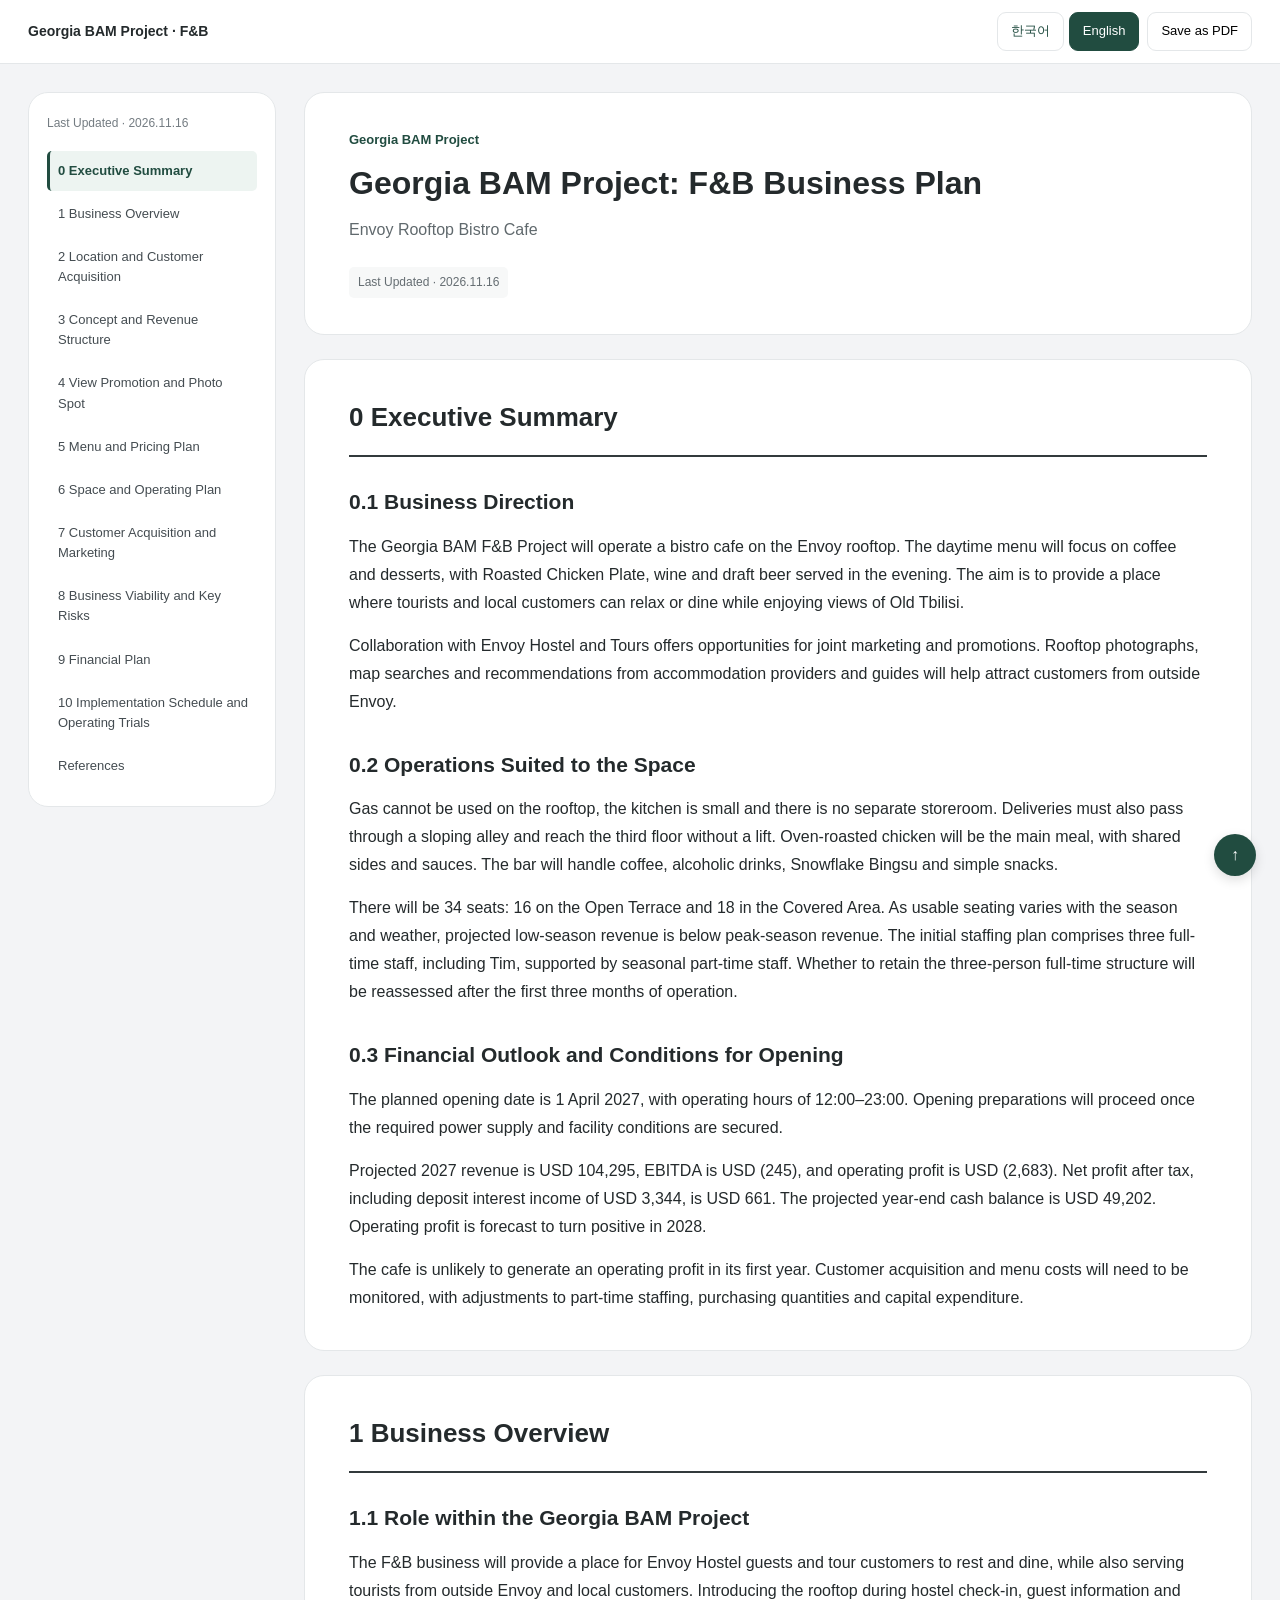
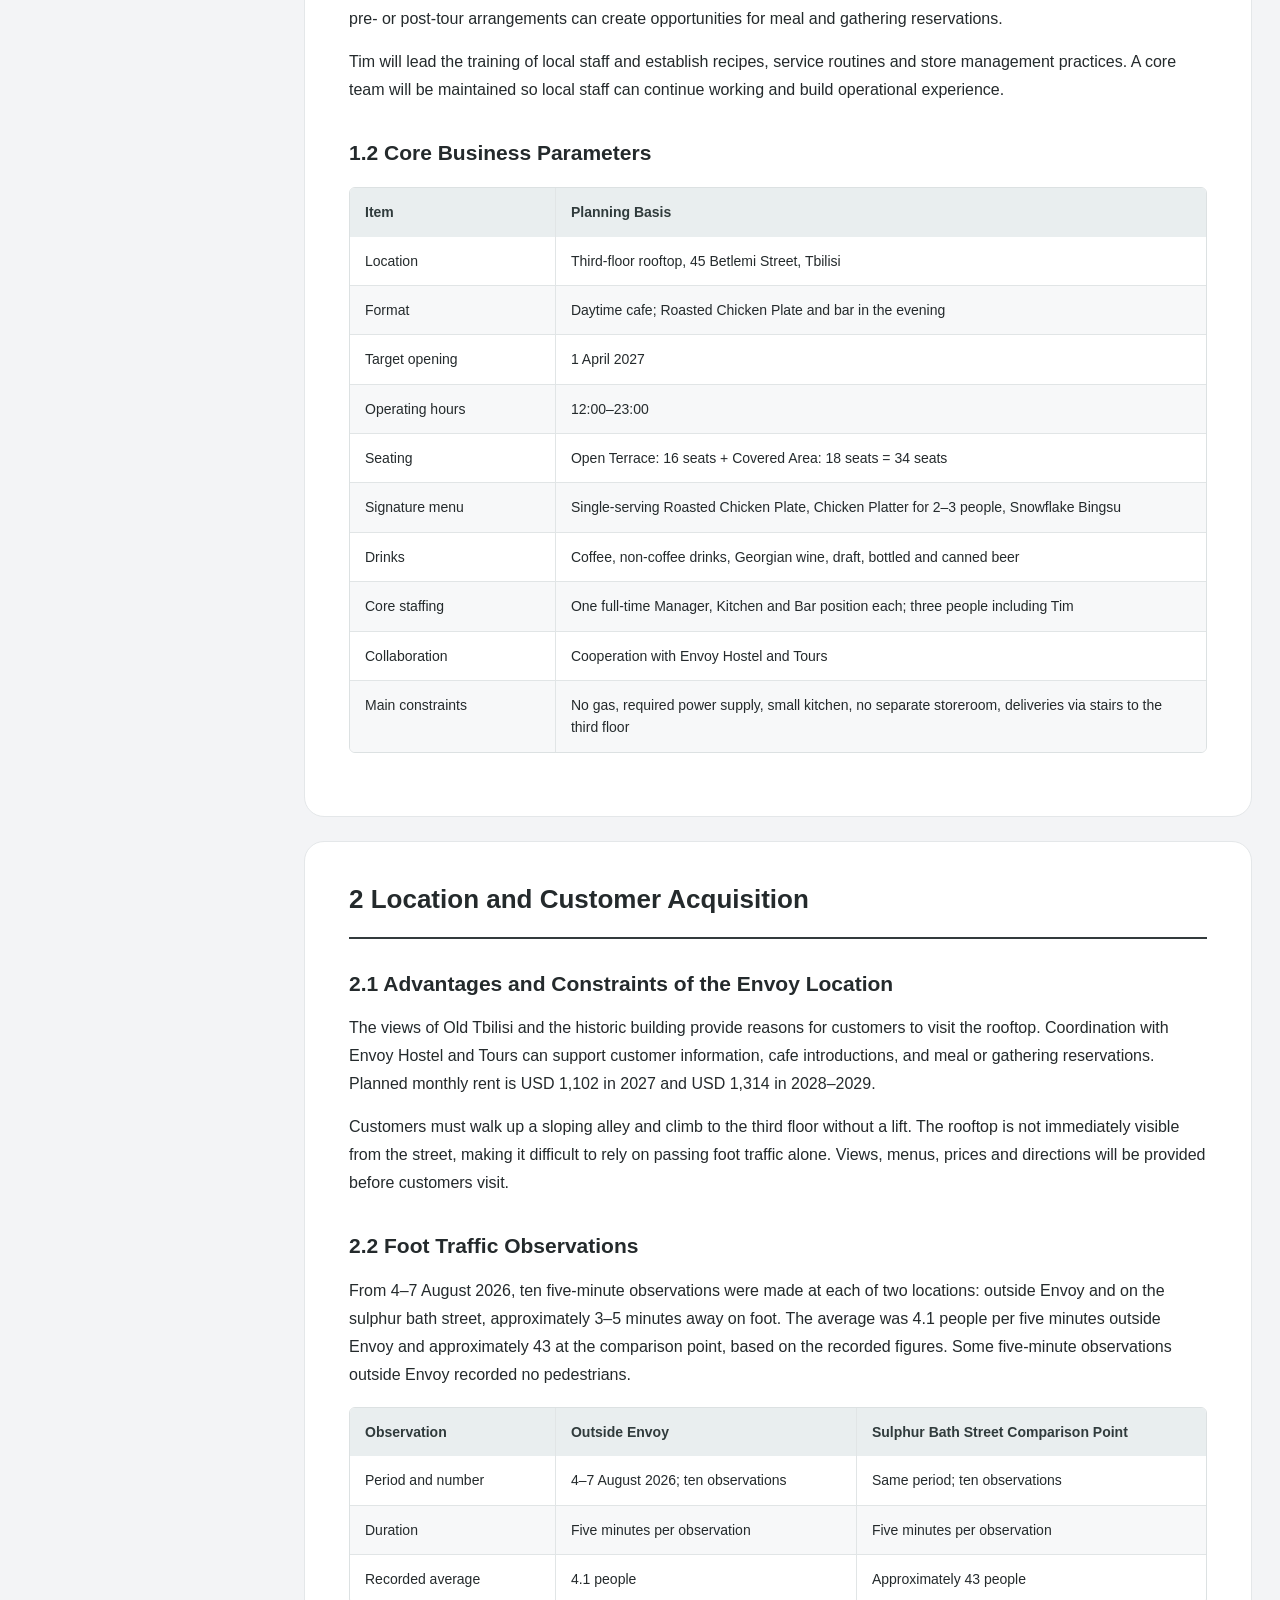
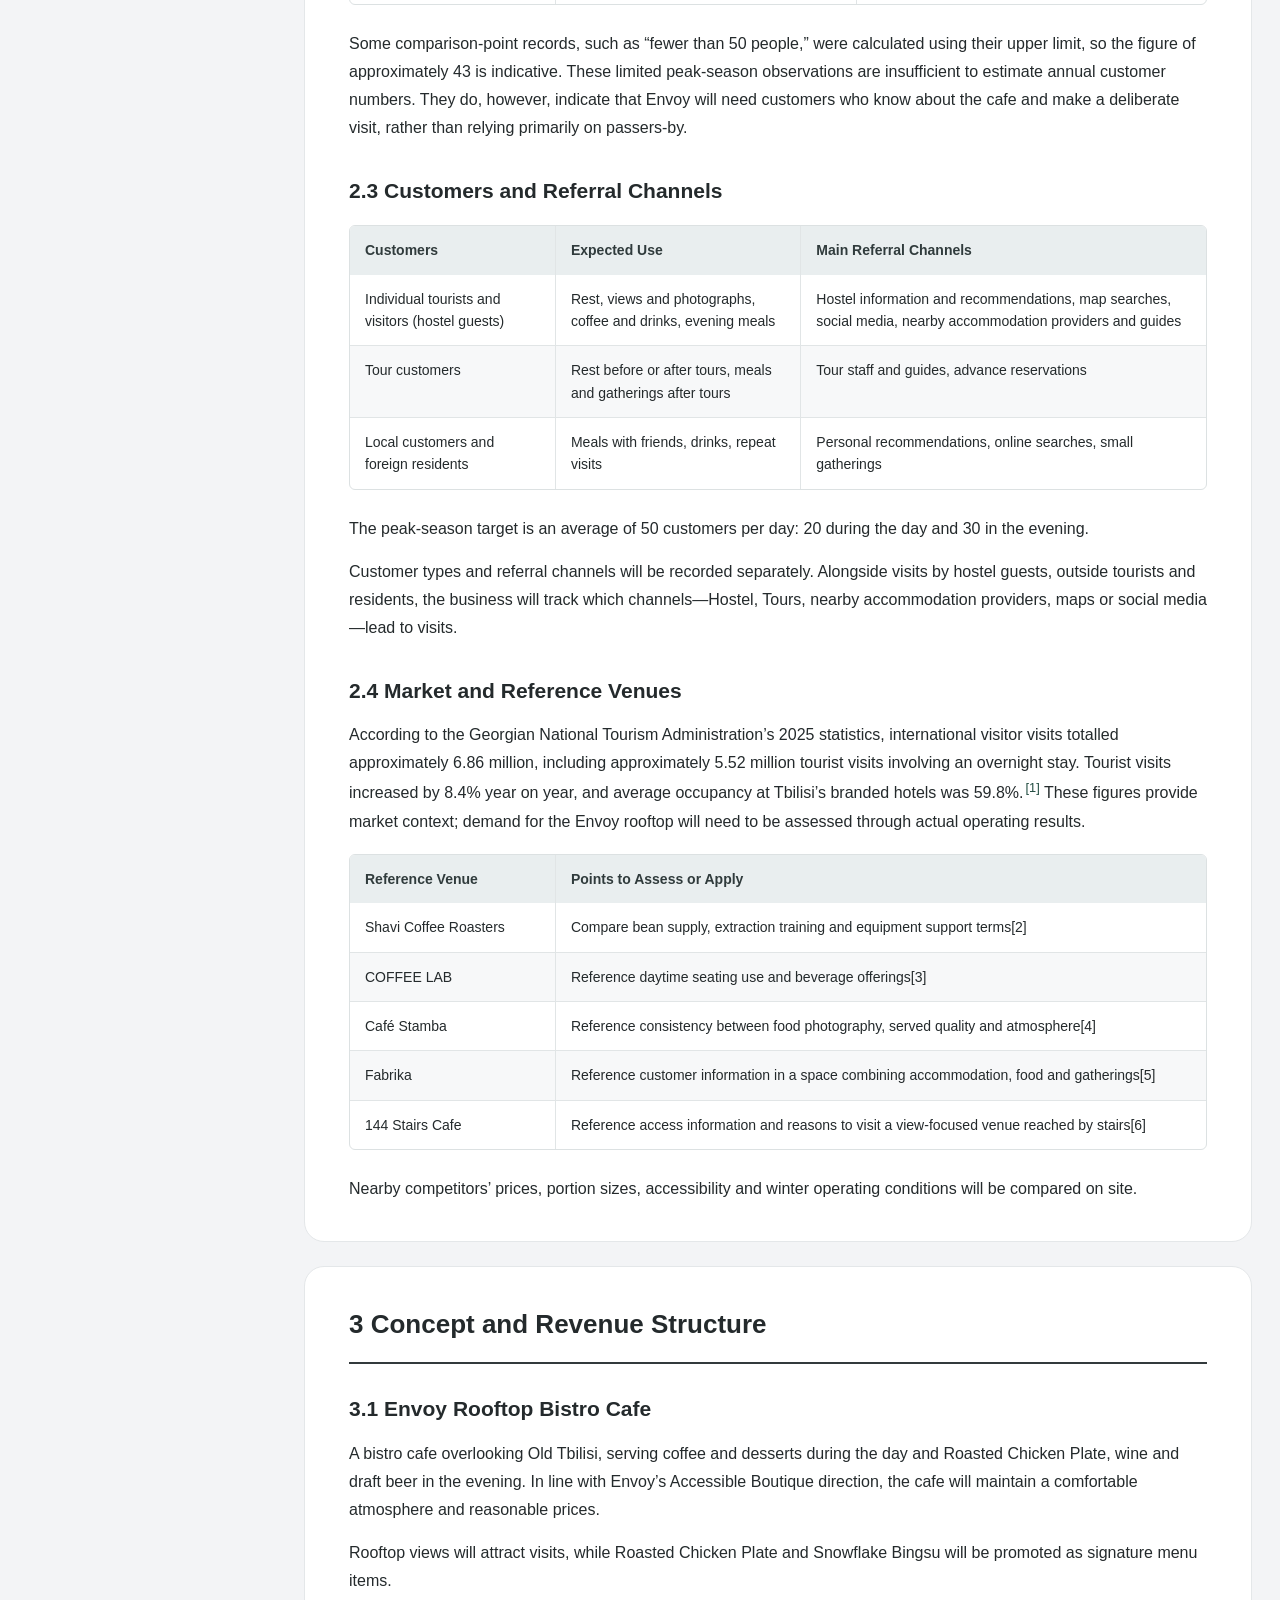
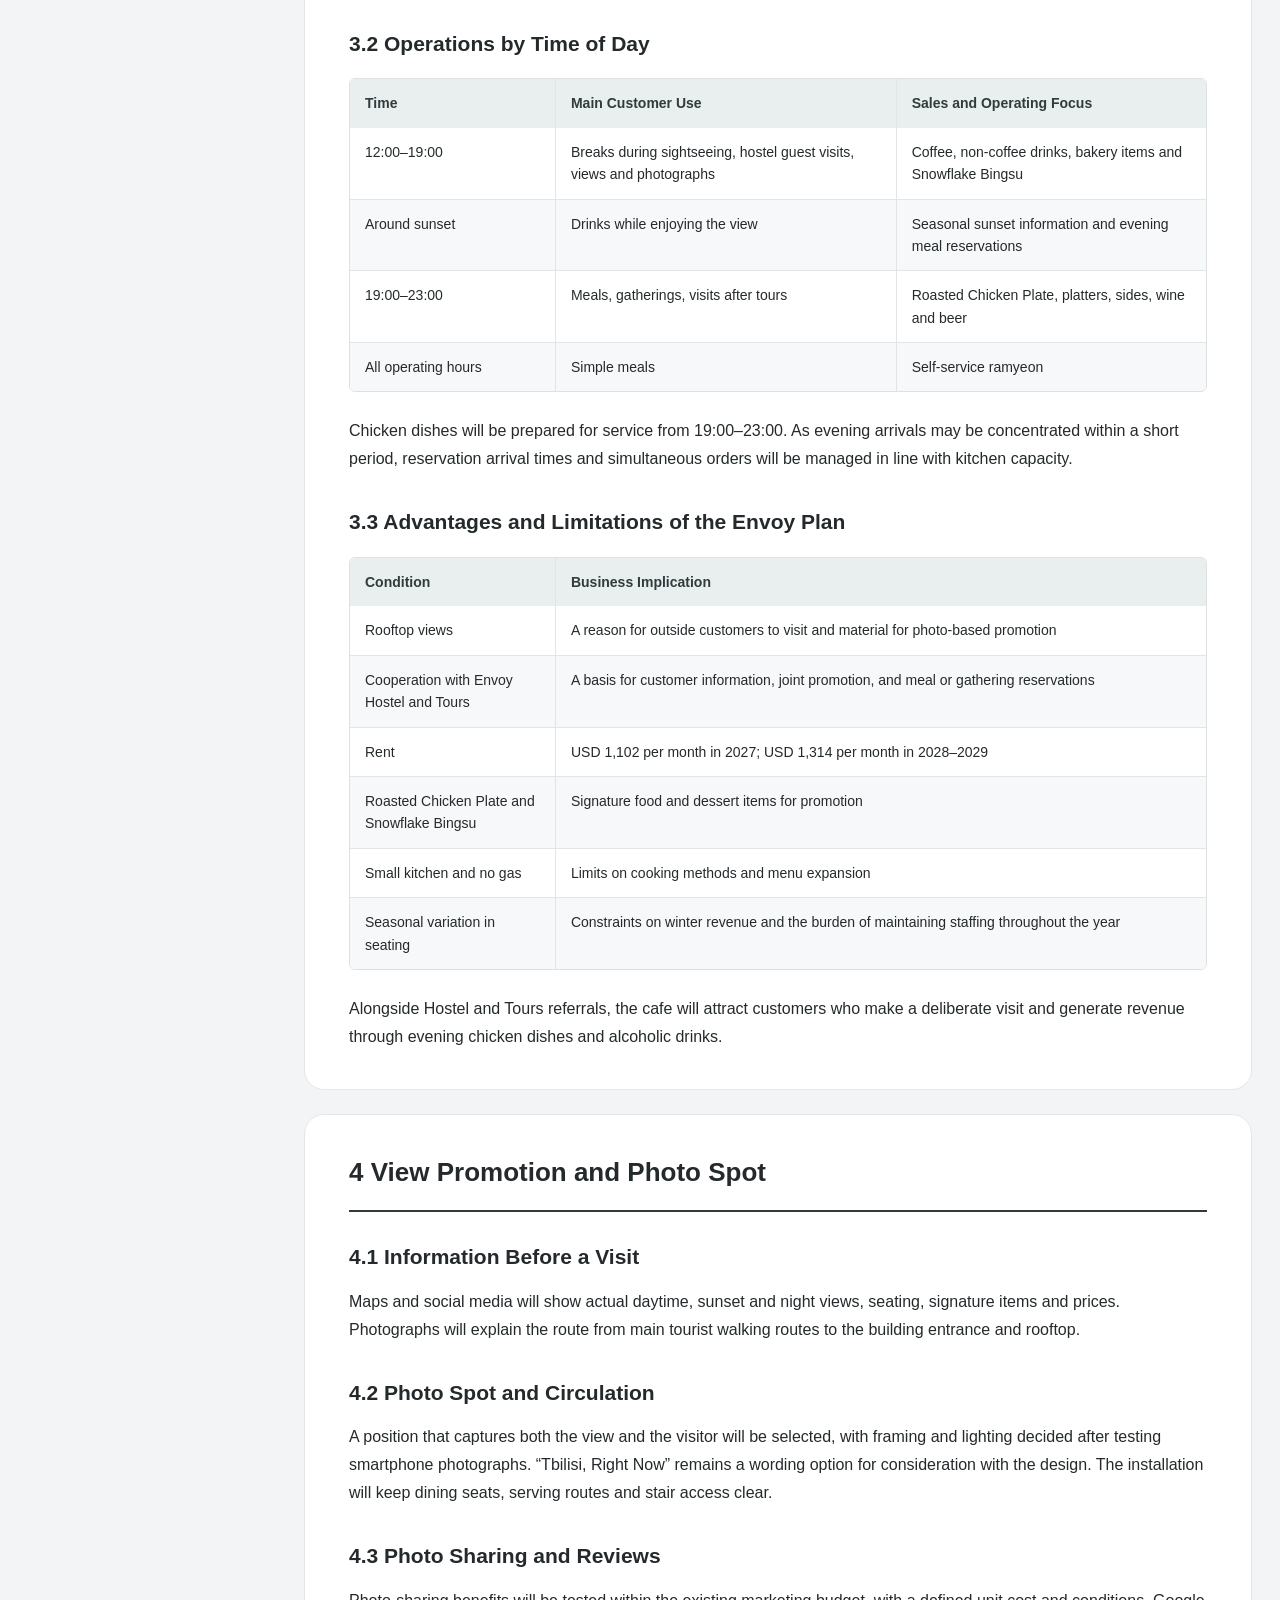
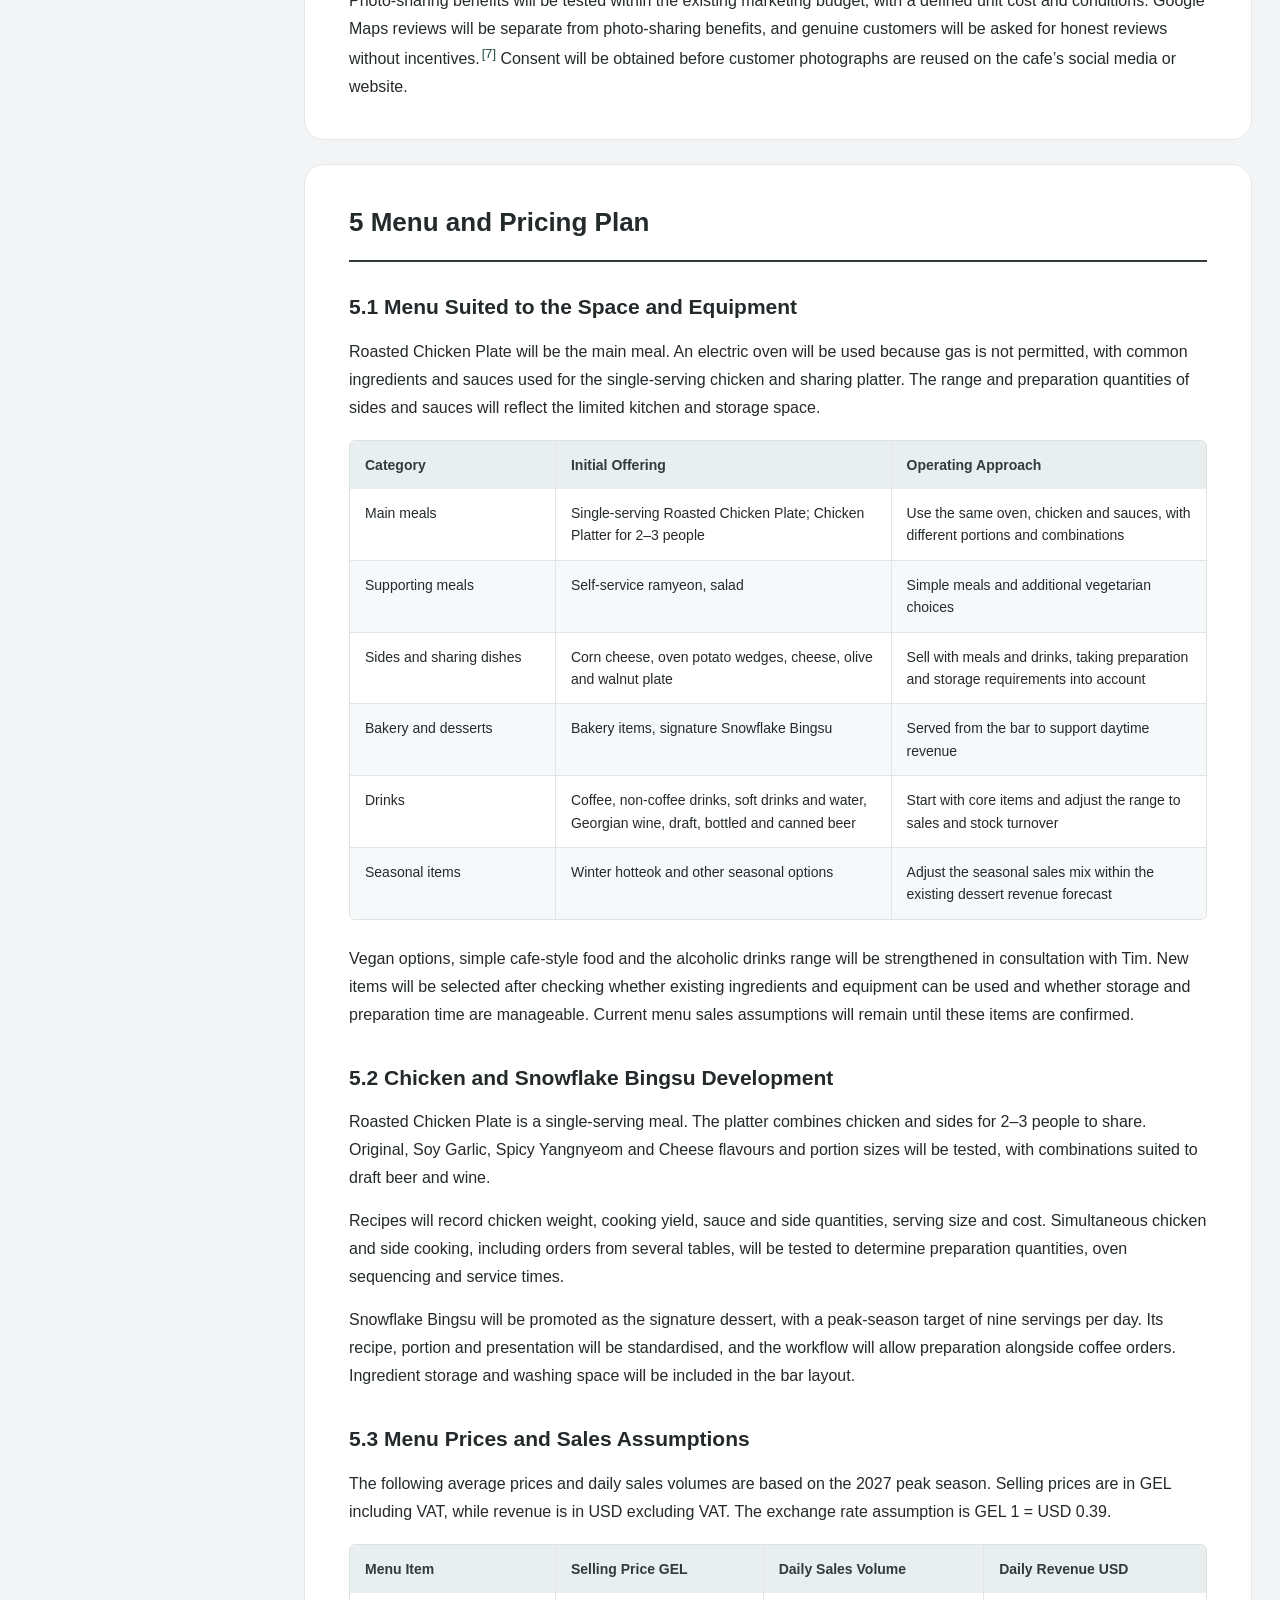
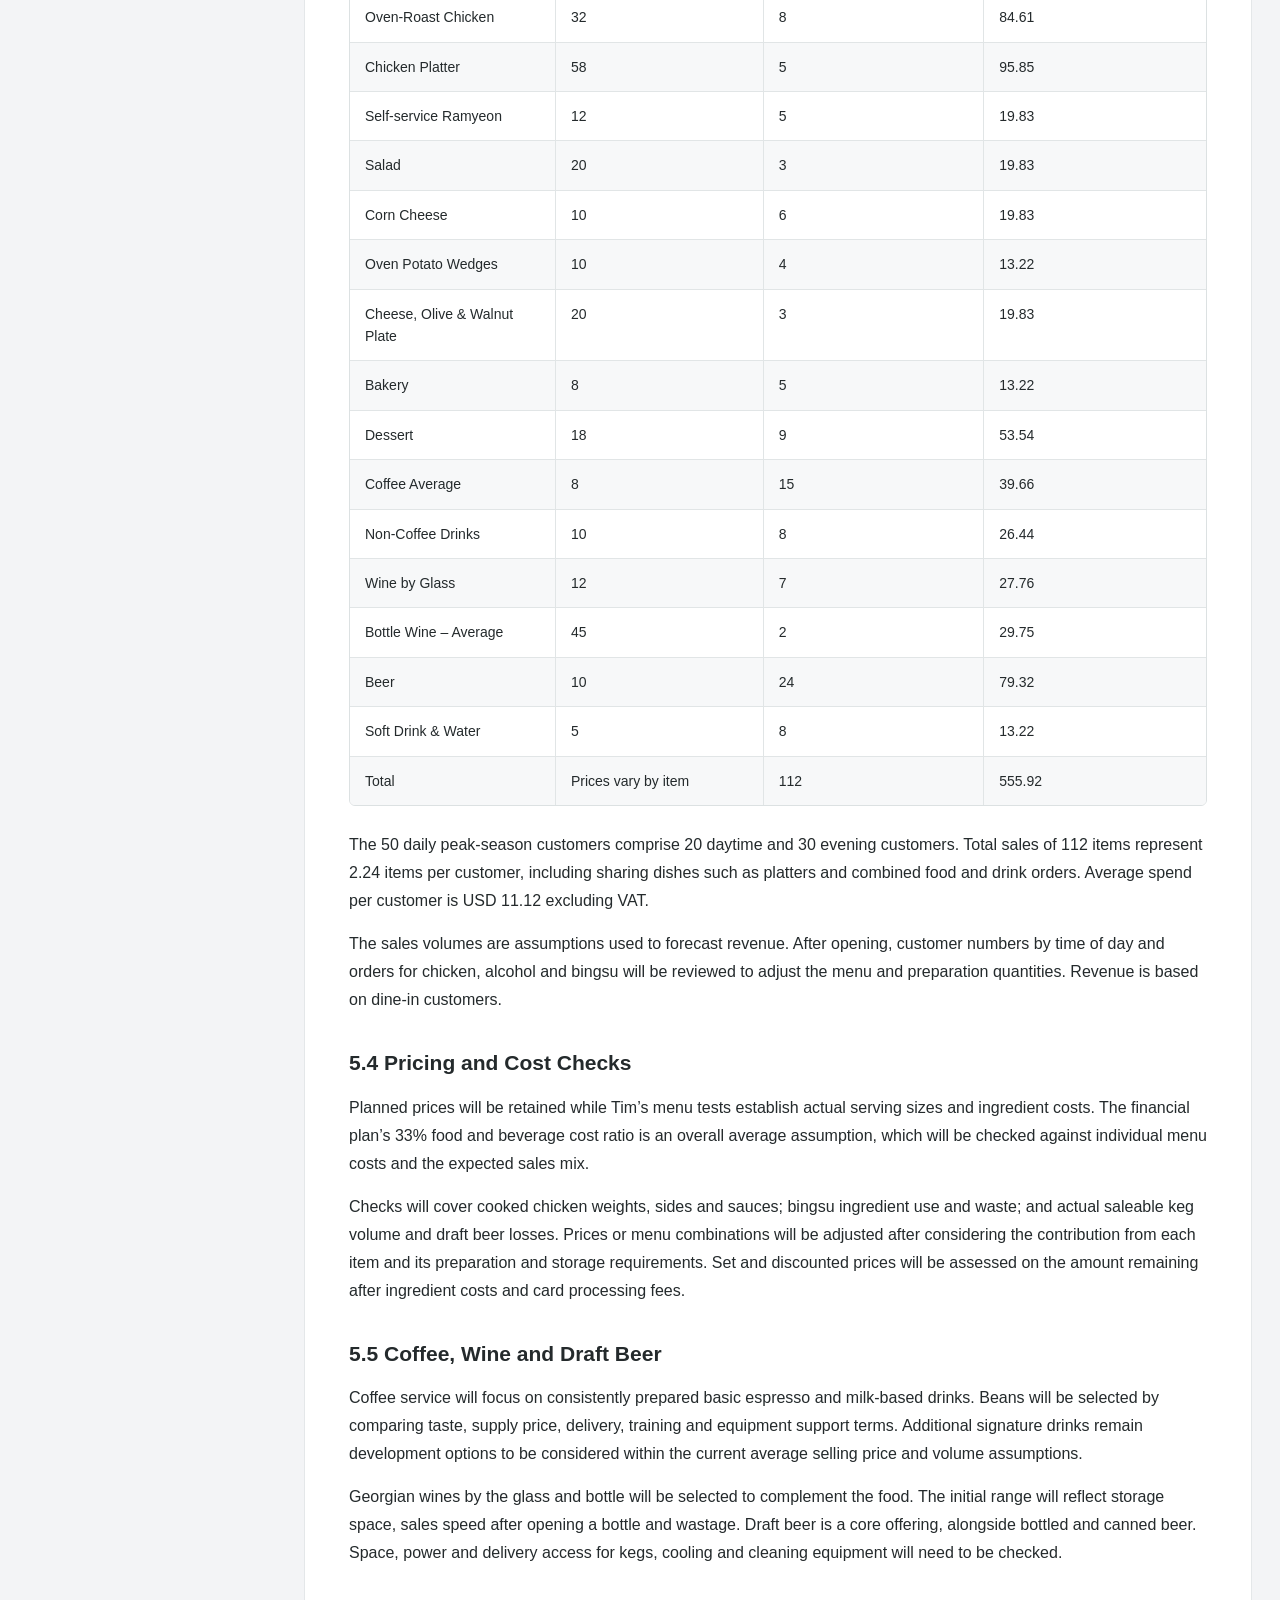
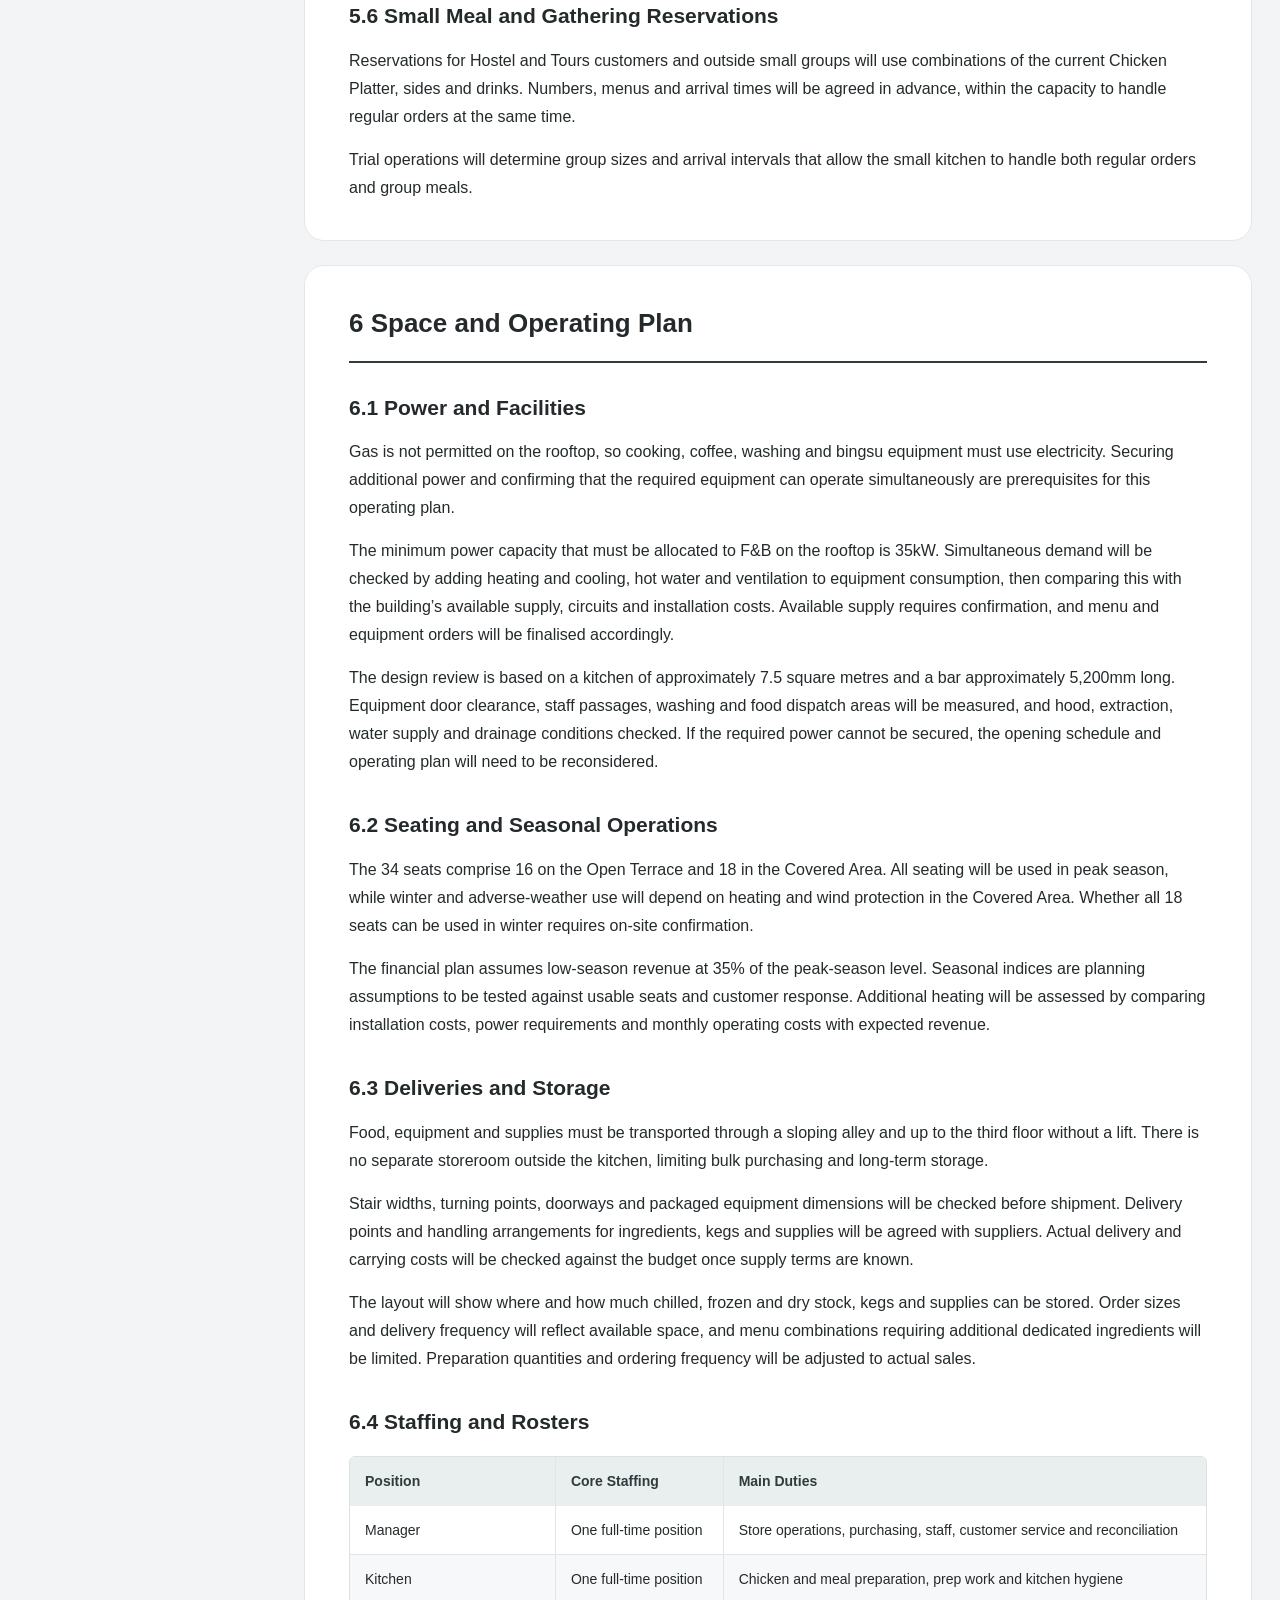
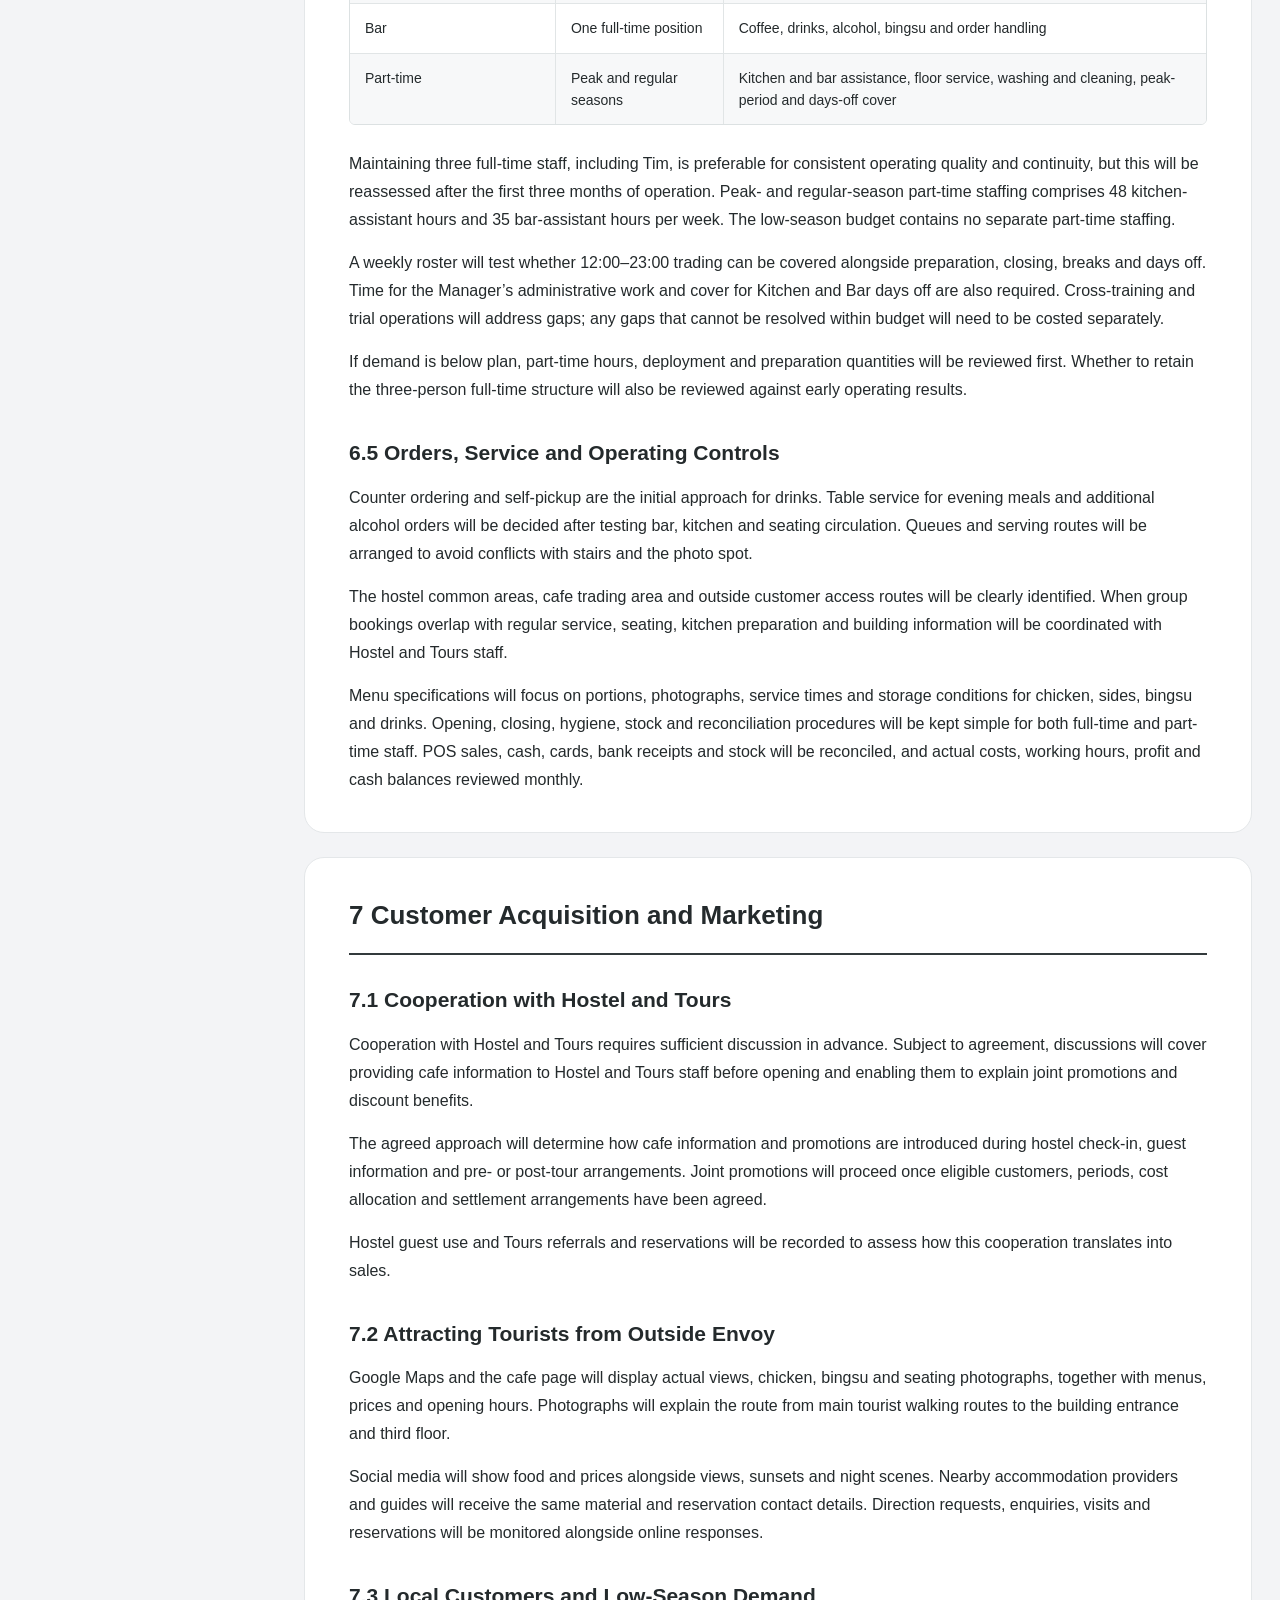
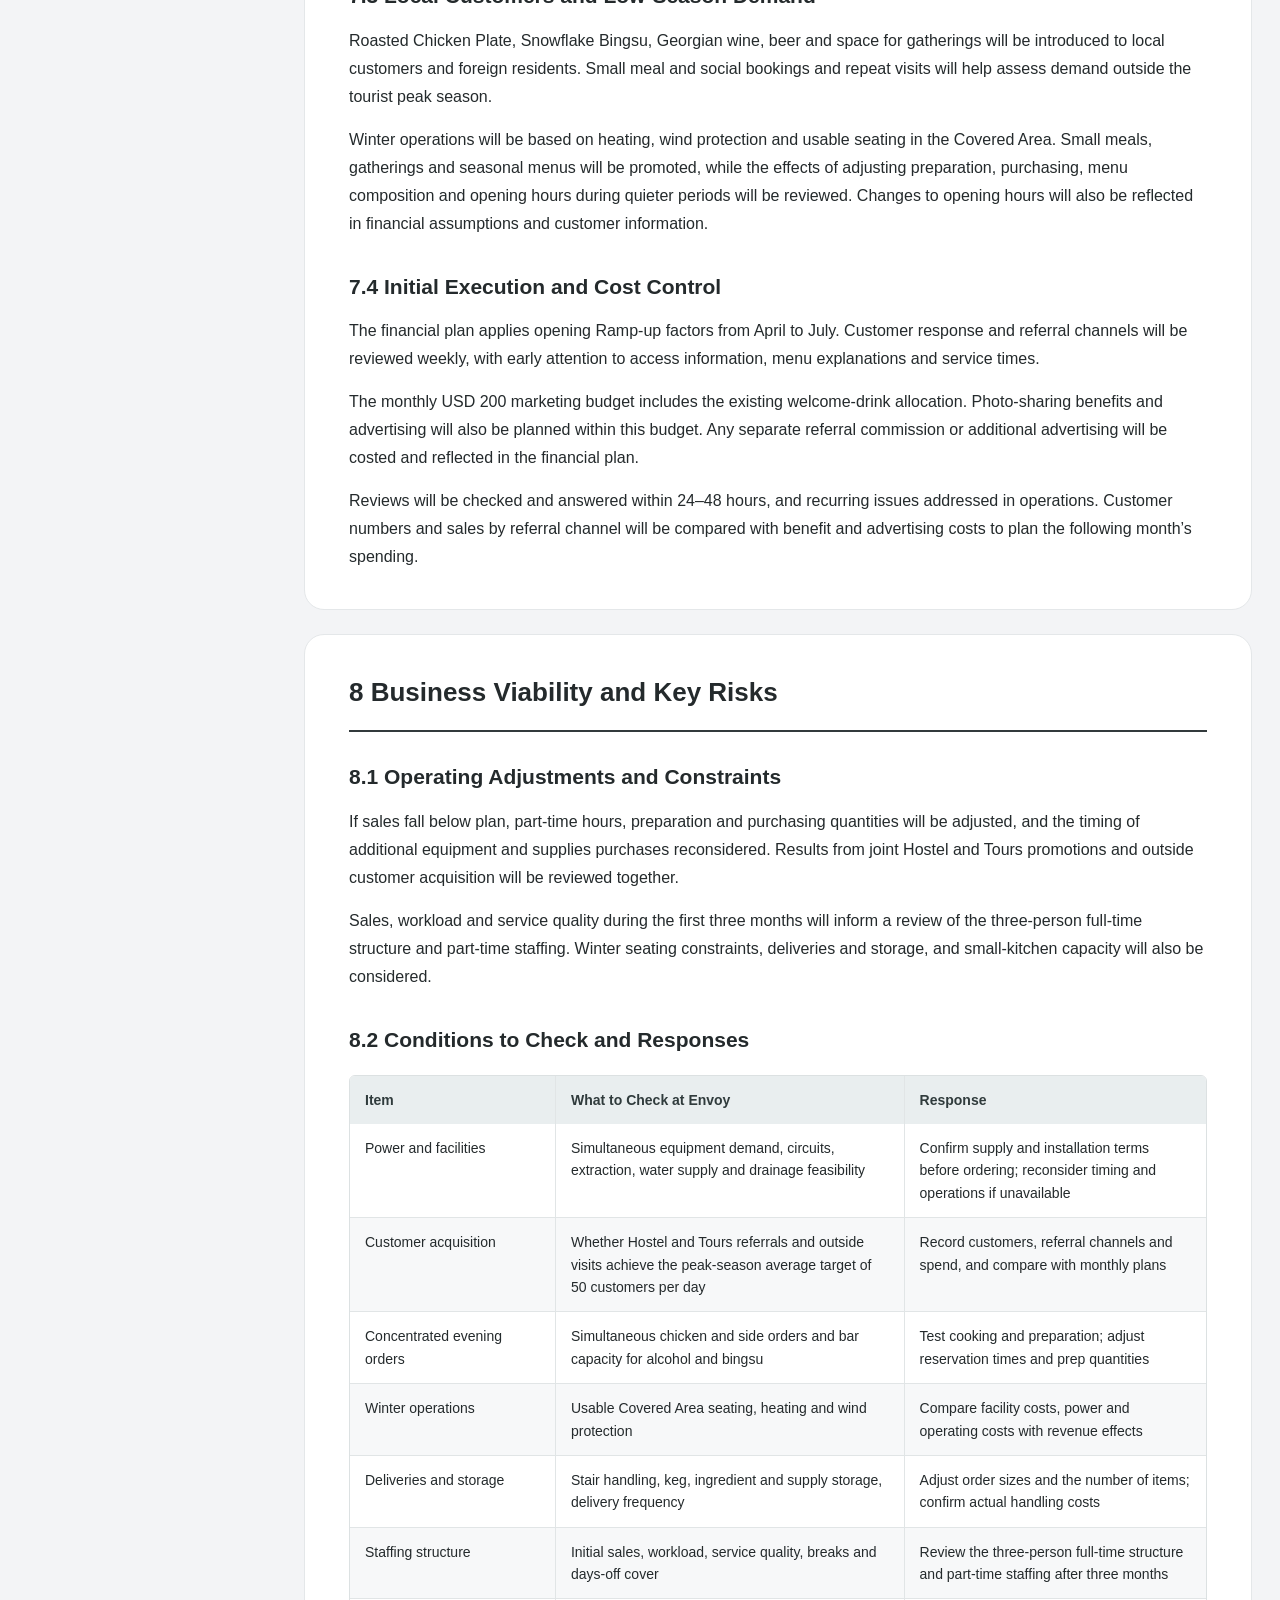
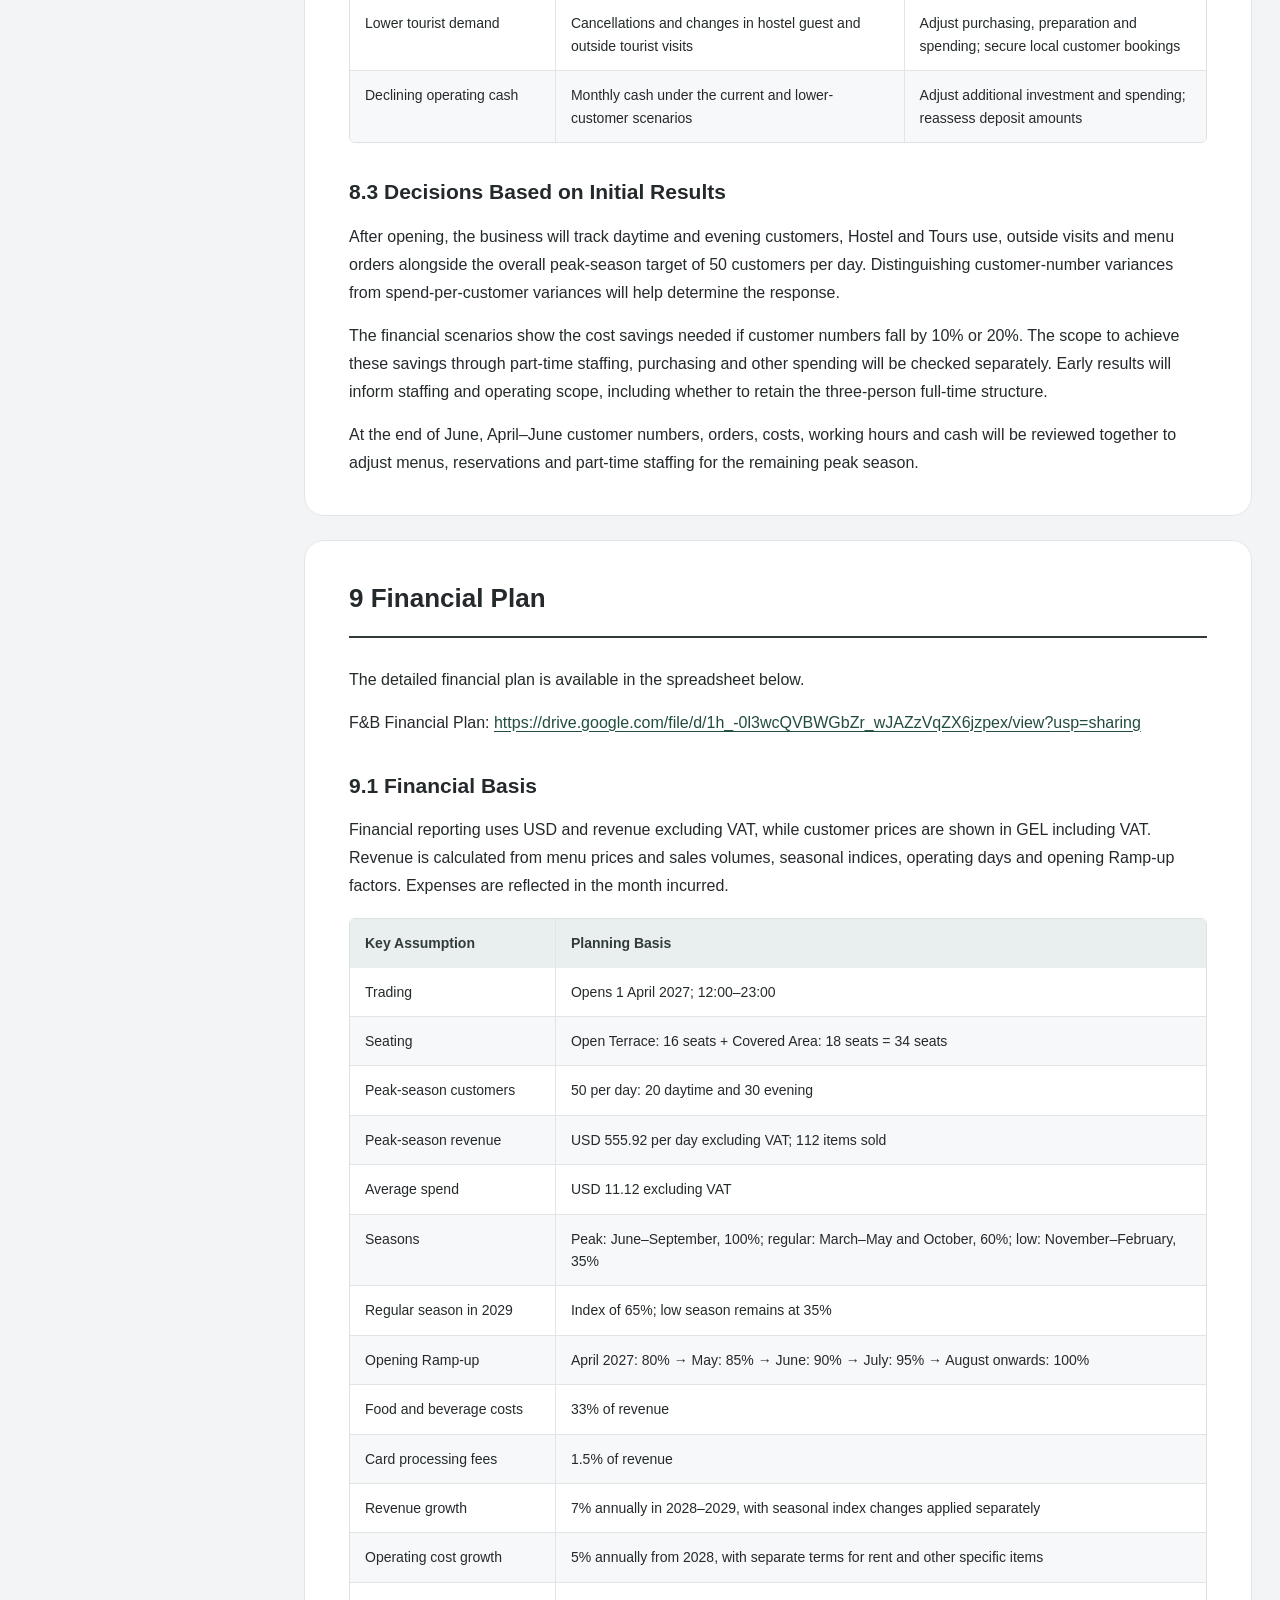
<file: en.html>
<!doctype html><html lang="en"><head><meta charset="utf-8"><meta name="viewport" content="width=device-width,initial-scale=1"><meta name="description" content="Business, menu, operations, marketing and financial plan for the Envoy Rooftop Bistro Cafe."><meta name="robots" content="noindex,nofollow"><title>Georgia BAM Project: F&amp;B Business Plan</title><link rel="alternate" hreflang="ko" href="./"><link rel="alternate" hreflang="en" href="en.html"><link rel="stylesheet" href="styles.css"></head><body id="top"><a class="skip" href="#main">Skip to content</a><header class="topbar"><a class="brand" href="#top">Georgia BAM Project · F&B</a><div class="actions"><div class="language-switch" role="group" aria-label="Language / 언어"><a class="language" href="./" lang="ko" hreflang="ko">한국어</a><a class="language" href="en.html" lang="en" hreflang="en" aria-current="page">English</a></div><button id="print" type="button">Save as PDF</button></div></header><div class="layout"><aside aria-label="Contents"><div class="version"><span>Last Updated · 2026.11.16</span></div><details id="toc" open><summary>Contents</summary><nav aria-label="Contents"><a href="#sec0">0 Executive Summary</a><a href="#sec1">1 Business Overview</a><a href="#sec2">2 Location and Customer Acquisition</a><a href="#sec3">3 Concept and Revenue Structure</a><a href="#sec4">4 View Promotion and Photo Spot</a><a href="#sec5">5 Menu and Pricing Plan</a><a href="#sec6">6 Space and Operating Plan</a><a href="#sec7">7 Customer Acquisition and Marketing</a><a href="#sec8">8 Business Viability and Key Risks</a><a href="#sec9">9 Financial Plan</a><a href="#sec10">10 Implementation Schedule and Operating Trials</a><a href="#references">References</a></nav></details></aside><main id="main"><div class="cover"><div class="eyebrow">Georgia BAM Project</div><h1>Georgia BAM Project: F&amp;B Business Plan</h1><div class="subtitle">Envoy Rooftop Bistro Cafe</div><div class="badges"><span>Last Updated · 2026.11.16</span></div></div><section id="sec0" aria-labelledby="heading-sec0"><h2 id="heading-sec0">0 Executive Summary</h2><h3 id="sub-0.1">0.1 Business Direction</h3><p>The Georgia BAM F&amp;B Project will operate a bistro cafe on the Envoy rooftop. The daytime menu will focus on coffee and desserts, with Roasted Chicken Plate, wine and draft beer served in the evening. The aim is to provide a place where tourists and local customers can relax or dine while enjoying views of Old Tbilisi.</p><p>Collaboration with Envoy Hostel and Tours offers opportunities for joint marketing and promotions. Rooftop photographs, map searches and recommendations from accommodation providers and guides will help attract customers from outside Envoy.</p><h3 id="sub-0.2">0.2 Operations Suited to the Space</h3><p>Gas cannot be used on the rooftop, the kitchen is small and there is no separate storeroom. Deliveries must also pass through a sloping alley and reach the third floor without a lift. Oven-roasted chicken will be the main meal, with shared sides and sauces. The bar will handle coffee, alcoholic drinks, Snowflake Bingsu and simple snacks.</p><p>There will be 34 seats: 16 on the Open Terrace and 18 in the Covered Area. As usable seating varies with the season and weather, projected low-season revenue is below peak-season revenue. The initial staffing plan comprises three full-time staff, including Tim, supported by seasonal part-time staff. Whether to retain the three-person full-time structure will be reassessed after the first three months of operation.</p><h3 id="sub-0.3">0.3 Financial Outlook and Conditions for Opening</h3><p>The planned opening date is 1 April 2027, with operating hours of 12:00–23:00. Opening preparations will proceed once the required power supply and facility conditions are secured.</p><p>Projected 2027 revenue is USD 104,295, EBITDA is USD (245), and operating profit is USD (2,683). Net profit after tax, including deposit interest income of USD 3,344, is USD 661. The projected year-end cash balance is USD 49,202. Operating profit is forecast to turn positive in 2028.</p><p>The cafe is unlikely to generate an operating profit in its first year. Customer acquisition and menu costs will need to be monitored, with adjustments to part-time staffing, purchasing quantities and capital expenditure.</p></section><section id="sec1" aria-labelledby="heading-sec1"><h2 id="heading-sec1">1 Business Overview</h2><h3 id="sub-1.1">1.1 Role within the Georgia BAM Project</h3><p>The F&amp;B business will provide a place for Envoy Hostel guests and tour customers to rest and dine, while also serving tourists from outside Envoy and local customers. Introducing the rooftop during hostel check-in, guest information and pre- or post-tour arrangements can create opportunities for meal and gathering reservations.</p><p>Tim will lead the training of local staff and establish recipes, service routines and store management practices. A core team will be maintained so local staff can continue working and build operational experience.</p><h3 id="sub-1.2">1.2 Core Business Parameters</h3><div class="table-wrap" tabindex="0" role="region" aria-label="1 Business Overview table"><table><thead><tr><th scope="col">Item</th><th scope="col">Planning Basis</th></tr></thead><tbody><tr><th scope="row">Location</th><td>Third-floor rooftop, 45 Betlemi Street, Tbilisi</td></tr><tr><th scope="row">Format</th><td>Daytime cafe; Roasted Chicken Plate and bar in the evening</td></tr><tr><th scope="row">Target opening</th><td>1 April 2027</td></tr><tr><th scope="row">Operating hours</th><td>12:00–23:00</td></tr><tr><th scope="row">Seating</th><td>Open Terrace: 16 seats + Covered Area: 18 seats = 34 seats</td></tr><tr><th scope="row">Signature menu</th><td>Single-serving Roasted Chicken Plate, Chicken Platter for 2–3 people, Snowflake Bingsu</td></tr><tr><th scope="row">Drinks</th><td>Coffee, non-coffee drinks, Georgian wine, draft, bottled and canned beer</td></tr><tr><th scope="row">Core staffing</th><td>One full-time Manager, Kitchen and Bar position each; three people including Tim</td></tr><tr><th scope="row">Collaboration</th><td>Cooperation with Envoy Hostel and Tours</td></tr><tr><th scope="row">Main constraints</th><td>No gas, required power supply, small kitchen, no separate storeroom, deliveries via stairs to the third floor</td></tr></tbody></table></div></section><section id="sec2" aria-labelledby="heading-sec2"><h2 id="heading-sec2">2 Location and Customer Acquisition</h2><h3 id="sub-2.1">2.1 Advantages and Constraints of the Envoy Location</h3><p>The views of Old Tbilisi and the historic building provide reasons for customers to visit the rooftop. Coordination with Envoy Hostel and Tours can support customer information, cafe introductions, and meal or gathering reservations. Planned monthly rent is USD 1,102 in 2027 and USD 1,314 in 2028–2029.</p><p>Customers must walk up a sloping alley and climb to the third floor without a lift. The rooftop is not immediately visible from the street, making it difficult to rely on passing foot traffic alone. Views, menus, prices and directions will be provided before customers visit.</p><h3 id="sub-2.2">2.2 Foot Traffic Observations</h3><p>From 4–7 August 2026, ten five-minute observations were made at each of two locations: outside Envoy and on the sulphur bath street, approximately 3–5 minutes away on foot. The average was 4.1 people per five minutes outside Envoy and approximately 43 at the comparison point, based on the recorded figures. Some five-minute observations outside Envoy recorded no pedestrians.</p><div class="table-wrap" tabindex="0" role="region" aria-label="2 Location and Customer Acquisition table"><table><thead><tr><th scope="col">Observation</th><th scope="col">Outside Envoy</th><th scope="col">Sulphur Bath Street Comparison Point</th></tr></thead><tbody><tr><th scope="row">Period and number</th><td>4–7 August 2026; ten observations</td><td>Same period; ten observations</td></tr><tr><th scope="row">Duration</th><td>Five minutes per observation</td><td>Five minutes per observation</td></tr><tr><th scope="row">Recorded average</th><td>4.1 people</td><td>Approximately 43 people</td></tr></tbody></table></div><p>Some comparison-point records, such as “fewer than 50 people,” were calculated using their upper limit, so the figure of approximately 43 is indicative. These limited peak-season observations are insufficient to estimate annual customer numbers. They do, however, indicate that Envoy will need customers who know about the cafe and make a deliberate visit, rather than relying primarily on passers-by.</p><h3 id="sub-2.3">2.3 Customers and Referral Channels</h3><div class="table-wrap" tabindex="0" role="region" aria-label="2 Location and Customer Acquisition table"><table><thead><tr><th scope="col">Customers</th><th scope="col">Expected Use</th><th scope="col">Main Referral Channels</th></tr></thead><tbody><tr><th scope="row">Individual tourists and visitors (hostel guests)</th><td>Rest, views and photographs, coffee and drinks, evening meals</td><td>Hostel information and recommendations, map searches, social media, nearby accommodation providers and guides</td></tr><tr><th scope="row">Tour customers</th><td>Rest before or after tours, meals and gatherings after tours</td><td>Tour staff and guides, advance reservations</td></tr><tr><th scope="row">Local customers and foreign residents</th><td>Meals with friends, drinks, repeat visits</td><td>Personal recommendations, online searches, small gatherings</td></tr></tbody></table></div><p>The peak-season target is an average of 50 customers per day: 20 during the day and 30 in the evening.</p><p>Customer types and referral channels will be recorded separately. Alongside visits by hostel guests, outside tourists and residents, the business will track which channels—Hostel, Tours, nearby accommodation providers, maps or social media—lead to visits.</p><h3 id="sub-2.4">2.4 Market and Reference Venues</h3><p>According to the Georgian National Tourism Administration’s 2025 statistics, international visitor visits totalled approximately 6.86 million, including approximately 5.52 million tourist visits involving an overnight stay. Tourist visits increased by 8.4% year on year, and average occupancy at Tbilisi’s branded hotels was 59.8%.<a class="citation" href="#ref-1">[1]</a> These figures provide market context; demand for the Envoy rooftop will need to be assessed through actual operating results.</p><div class="table-wrap" tabindex="0" role="region" aria-label="2 Location and Customer Acquisition table"><table><thead><tr><th scope="col">Reference Venue</th><th scope="col">Points to Assess or Apply</th></tr></thead><tbody><tr><th scope="row">Shavi Coffee Roasters</th><td>Compare bean supply, extraction training and equipment support terms[2]</td></tr><tr><th scope="row">COFFEE LAB</th><td>Reference daytime seating use and beverage offerings[3]</td></tr><tr><th scope="row">Café Stamba</th><td>Reference consistency between food photography, served quality and atmosphere[4]</td></tr><tr><th scope="row">Fabrika</th><td>Reference customer information in a space combining accommodation, food and gatherings[5]</td></tr><tr><th scope="row">144 Stairs Cafe</th><td>Reference access information and reasons to visit a view-focused venue reached by stairs[6]</td></tr></tbody></table></div><p>Nearby competitors’ prices, portion sizes, accessibility and winter operating conditions will be compared on site.</p></section><section id="sec3" aria-labelledby="heading-sec3"><h2 id="heading-sec3">3 Concept and Revenue Structure</h2><h3 id="sub-3.1">3.1 Envoy Rooftop Bistro Cafe</h3><p>A bistro cafe overlooking Old Tbilisi, serving coffee and desserts during the day and Roasted Chicken Plate, wine and draft beer in the evening. In line with Envoy’s Accessible Boutique direction, the cafe will maintain a comfortable atmosphere and reasonable prices.</p><p>Rooftop views will attract visits, while Roasted Chicken Plate and Snowflake Bingsu will be promoted as signature menu items.</p><h3 id="sub-3.2">3.2 Operations by Time of Day</h3><div class="table-wrap" tabindex="0" role="region" aria-label="3 Concept and Revenue Structure table"><table><thead><tr><th scope="col">Time</th><th scope="col">Main Customer Use</th><th scope="col">Sales and Operating Focus</th></tr></thead><tbody><tr><th scope="row">12:00–19:00</th><td>Breaks during sightseeing, hostel guest visits, views and photographs</td><td>Coffee, non-coffee drinks, bakery items and Snowflake Bingsu</td></tr><tr><th scope="row">Around sunset</th><td>Drinks while enjoying the view</td><td>Seasonal sunset information and evening meal reservations</td></tr><tr><th scope="row">19:00–23:00</th><td>Meals, gatherings, visits after tours</td><td>Roasted Chicken Plate, platters, sides, wine and beer</td></tr><tr><th scope="row">All operating hours</th><td>Simple meals</td><td>Self-service ramyeon</td></tr></tbody></table></div><p>Chicken dishes will be prepared for service from 19:00–23:00. As evening arrivals may be concentrated within a short period, reservation arrival times and simultaneous orders will be managed in line with kitchen capacity.</p><h3 id="sub-3.3">3.3 Advantages and Limitations of the Envoy Plan</h3><div class="table-wrap" tabindex="0" role="region" aria-label="3 Concept and Revenue Structure table"><table><thead><tr><th scope="col">Condition</th><th scope="col">Business Implication</th></tr></thead><tbody><tr><th scope="row">Rooftop views</th><td>A reason for outside customers to visit and material for photo-based promotion</td></tr><tr><th scope="row">Cooperation with Envoy Hostel and Tours</th><td>A basis for customer information, joint promotion, and meal or gathering reservations</td></tr><tr><th scope="row">Rent</th><td>USD 1,102 per month in 2027; USD 1,314 per month in 2028–2029</td></tr><tr><th scope="row">Roasted Chicken Plate and Snowflake Bingsu</th><td>Signature food and dessert items for promotion</td></tr><tr><th scope="row">Small kitchen and no gas</th><td>Limits on cooking methods and menu expansion</td></tr><tr><th scope="row">Seasonal variation in seating</th><td>Constraints on winter revenue and the burden of maintaining staffing throughout the year</td></tr></tbody></table></div><p>Alongside Hostel and Tours referrals, the cafe will attract customers who make a deliberate visit and generate revenue through evening chicken dishes and alcoholic drinks.</p></section><section id="sec4" aria-labelledby="heading-sec4"><h2 id="heading-sec4">4 View Promotion and Photo Spot</h2><h3 id="sub-4.1">4.1 Information Before a Visit</h3><p>Maps and social media will show actual daytime, sunset and night views, seating, signature items and prices. Photographs will explain the route from main tourist walking routes to the building entrance and rooftop.</p><h3 id="sub-4.2">4.2 Photo Spot and Circulation</h3><p>A position that captures both the view and the visitor will be selected, with framing and lighting decided after testing smartphone photographs. “Tbilisi, Right Now” remains a wording option for consideration with the design. The installation will keep dining seats, serving routes and stair access clear.</p><h3 id="sub-4.3">4.3 Photo Sharing and Reviews</h3><p>Photo-sharing benefits will be tested within the existing marketing budget, with a defined unit cost and conditions. Google Maps reviews will be separate from photo-sharing benefits, and genuine customers will be asked for honest reviews without incentives.<a class="citation" href="#ref-7">[7]</a> Consent will be obtained before customer photographs are reused on the cafe’s social media or website.</p></section><section id="sec5" aria-labelledby="heading-sec5"><h2 id="heading-sec5">5 Menu and Pricing Plan</h2><h3 id="sub-5.1">5.1 Menu Suited to the Space and Equipment</h3><p>Roasted Chicken Plate will be the main meal. An electric oven will be used because gas is not permitted, with common ingredients and sauces used for the single-serving chicken and sharing platter. The range and preparation quantities of sides and sauces will reflect the limited kitchen and storage space.</p><div class="table-wrap" tabindex="0" role="region" aria-label="5 Menu and Pricing Plan table"><table><thead><tr><th scope="col">Category</th><th scope="col">Initial Offering</th><th scope="col">Operating Approach</th></tr></thead><tbody><tr><th scope="row">Main meals</th><td>Single-serving Roasted Chicken Plate; Chicken Platter for 2–3 people</td><td>Use the same oven, chicken and sauces, with different portions and combinations</td></tr><tr><th scope="row">Supporting meals</th><td>Self-service ramyeon, salad</td><td>Simple meals and additional vegetarian choices</td></tr><tr><th scope="row">Sides and sharing dishes</th><td>Corn cheese, oven potato wedges, cheese, olive and walnut plate</td><td>Sell with meals and drinks, taking preparation and storage requirements into account</td></tr><tr><th scope="row">Bakery and desserts</th><td>Bakery items, signature Snowflake Bingsu</td><td>Served from the bar to support daytime revenue</td></tr><tr><th scope="row">Drinks</th><td>Coffee, non-coffee drinks, soft drinks and water, Georgian wine, draft, bottled and canned beer</td><td>Start with core items and adjust the range to sales and stock turnover</td></tr><tr><th scope="row">Seasonal items</th><td>Winter hotteok and other seasonal options</td><td>Adjust the seasonal sales mix within the existing dessert revenue forecast</td></tr></tbody></table></div><p>Vegan options, simple cafe-style food and the alcoholic drinks range will be strengthened in consultation with Tim. New items will be selected after checking whether existing ingredients and equipment can be used and whether storage and preparation time are manageable. Current menu sales assumptions will remain until these items are confirmed.</p><h3 id="sub-5.2">5.2 Chicken and Snowflake Bingsu Development</h3><p>Roasted Chicken Plate is a single-serving meal. The platter combines chicken and sides for 2–3 people to share. Original, Soy Garlic, Spicy Yangnyeom and Cheese flavours and portion sizes will be tested, with combinations suited to draft beer and wine.</p><p>Recipes will record chicken weight, cooking yield, sauce and side quantities, serving size and cost. Simultaneous chicken and side cooking, including orders from several tables, will be tested to determine preparation quantities, oven sequencing and service times.</p><p>Snowflake Bingsu will be promoted as the signature dessert, with a peak-season target of nine servings per day. Its recipe, portion and presentation will be standardised, and the workflow will allow preparation alongside coffee orders. Ingredient storage and washing space will be included in the bar layout.</p><h3 id="sub-5.3">5.3 Menu Prices and Sales Assumptions</h3><p>The following average prices and daily sales volumes are based on the 2027 peak season. Selling prices are in GEL including VAT, while revenue is in USD excluding VAT. The exchange rate assumption is GEL 1 = USD 0.39.</p><div class="table-wrap" tabindex="0" role="region" aria-label="5 Menu and Pricing Plan table"><table><thead><tr><th scope="col">Menu Item</th><th scope="col">Selling Price GEL</th><th scope="col">Daily Sales Volume</th><th scope="col">Daily Revenue USD</th></tr></thead><tbody><tr><th scope="row">Oven-Roast Chicken</th><td>32</td><td>8</td><td>84.61</td></tr><tr><th scope="row">Chicken Platter</th><td>58</td><td>5</td><td>95.85</td></tr><tr><th scope="row">Self-service Ramyeon</th><td>12</td><td>5</td><td>19.83</td></tr><tr><th scope="row">Salad</th><td>20</td><td>3</td><td>19.83</td></tr><tr><th scope="row">Corn Cheese</th><td>10</td><td>6</td><td>19.83</td></tr><tr><th scope="row">Oven Potato Wedges</th><td>10</td><td>4</td><td>13.22</td></tr><tr><th scope="row">Cheese, Olive &amp; Walnut Plate</th><td>20</td><td>3</td><td>19.83</td></tr><tr><th scope="row">Bakery</th><td>8</td><td>5</td><td>13.22</td></tr><tr><th scope="row">Dessert</th><td>18</td><td>9</td><td>53.54</td></tr><tr><th scope="row">Coffee Average</th><td>8</td><td>15</td><td>39.66</td></tr><tr><th scope="row">Non-Coffee Drinks</th><td>10</td><td>8</td><td>26.44</td></tr><tr><th scope="row">Wine by Glass</th><td>12</td><td>7</td><td>27.76</td></tr><tr><th scope="row">Bottle Wine – Average</th><td>45</td><td>2</td><td>29.75</td></tr><tr><th scope="row">Beer</th><td>10</td><td>24</td><td>79.32</td></tr><tr><th scope="row">Soft Drink &amp; Water</th><td>5</td><td>8</td><td>13.22</td></tr><tr><th scope="row">Total</th><td>Prices vary by item</td><td>112</td><td>555.92</td></tr></tbody></table></div><p>The 50 daily peak-season customers comprise 20 daytime and 30 evening customers. Total sales of 112 items represent 2.24 items per customer, including sharing dishes such as platters and combined food and drink orders. Average spend per customer is USD 11.12 excluding VAT.</p><p>The sales volumes are assumptions used to forecast revenue. After opening, customer numbers by time of day and orders for chicken, alcohol and bingsu will be reviewed to adjust the menu and preparation quantities. Revenue is based on dine-in customers.</p><h3 id="sub-5.4">5.4 Pricing and Cost Checks</h3><p>Planned prices will be retained while Tim’s menu tests establish actual serving sizes and ingredient costs. The financial plan’s 33% food and beverage cost ratio is an overall average assumption, which will be checked against individual menu costs and the expected sales mix.</p><p>Checks will cover cooked chicken weights, sides and sauces; bingsu ingredient use and waste; and actual saleable keg volume and draft beer losses. Prices or menu combinations will be adjusted after considering the contribution from each item and its preparation and storage requirements. Set and discounted prices will be assessed on the amount remaining after ingredient costs and card processing fees.</p><h3 id="sub-5.5">5.5 Coffee, Wine and Draft Beer</h3><p>Coffee service will focus on consistently prepared basic espresso and milk-based drinks. Beans will be selected by comparing taste, supply price, delivery, training and equipment support terms. Additional signature drinks remain development options to be considered within the current average selling price and volume assumptions.</p><p>Georgian wines by the glass and bottle will be selected to complement the food. The initial range will reflect storage space, sales speed after opening a bottle and wastage. Draft beer is a core offering, alongside bottled and canned beer. Space, power and delivery access for kegs, cooling and cleaning equipment will need to be checked.</p><h3 id="sub-5.6">5.6 Small Meal and Gathering Reservations</h3><p>Reservations for Hostel and Tours customers and outside small groups will use combinations of the current Chicken Platter, sides and drinks. Numbers, menus and arrival times will be agreed in advance, within the capacity to handle regular orders at the same time.</p><p>Trial operations will determine group sizes and arrival intervals that allow the small kitchen to handle both regular orders and group meals.</p></section><section id="sec6" aria-labelledby="heading-sec6"><h2 id="heading-sec6">6 Space and Operating Plan</h2><h3 id="sub-6.1">6.1 Power and Facilities</h3><p>Gas is not permitted on the rooftop, so cooking, coffee, washing and bingsu equipment must use electricity. Securing additional power and confirming that the required equipment can operate simultaneously are prerequisites for this operating plan.</p><p>The minimum power capacity that must be allocated to F&amp;B on the rooftop is 35kW. Simultaneous demand will be checked by adding heating and cooling, hot water and ventilation to equipment consumption, then comparing this with the building’s available supply, circuits and installation costs. Available supply requires confirmation, and menu and equipment orders will be finalised accordingly.</p><p>The design review is based on a kitchen of approximately 7.5 square metres and a bar approximately 5,200mm long. Equipment door clearance, staff passages, washing and food dispatch areas will be measured, and hood, extraction, water supply and drainage conditions checked. If the required power cannot be secured, the opening schedule and operating plan will need to be reconsidered.</p><h3 id="sub-6.2">6.2 Seating and Seasonal Operations</h3><p>The 34 seats comprise 16 on the Open Terrace and 18 in the Covered Area. All seating will be used in peak season, while winter and adverse-weather use will depend on heating and wind protection in the Covered Area. Whether all 18 seats can be used in winter requires on-site confirmation.</p><p>The financial plan assumes low-season revenue at 35% of the peak-season level. Seasonal indices are planning assumptions to be tested against usable seats and customer response. Additional heating will be assessed by comparing installation costs, power requirements and monthly operating costs with expected revenue.</p><h3 id="sub-6.3">6.3 Deliveries and Storage</h3><p>Food, equipment and supplies must be transported through a sloping alley and up to the third floor without a lift. There is no separate storeroom outside the kitchen, limiting bulk purchasing and long-term storage.</p><p>Stair widths, turning points, doorways and packaged equipment dimensions will be checked before shipment. Delivery points and handling arrangements for ingredients, kegs and supplies will be agreed with suppliers. Actual delivery and carrying costs will be checked against the budget once supply terms are known.</p><p>The layout will show where and how much chilled, frozen and dry stock, kegs and supplies can be stored. Order sizes and delivery frequency will reflect available space, and menu combinations requiring additional dedicated ingredients will be limited. Preparation quantities and ordering frequency will be adjusted to actual sales.</p><h3 id="sub-6.4">6.4 Staffing and Rosters</h3><div class="table-wrap" tabindex="0" role="region" aria-label="6 Space and Operating Plan table"><table><thead><tr><th scope="col">Position</th><th scope="col">Core Staffing</th><th scope="col">Main Duties</th></tr></thead><tbody><tr><th scope="row">Manager</th><td>One full-time position</td><td>Store operations, purchasing, staff, customer service and reconciliation</td></tr><tr><th scope="row">Kitchen</th><td>One full-time position</td><td>Chicken and meal preparation, prep work and kitchen hygiene</td></tr><tr><th scope="row">Bar</th><td>One full-time position</td><td>Coffee, drinks, alcohol, bingsu and order handling</td></tr><tr><th scope="row">Part-time</th><td>Peak and regular seasons</td><td>Kitchen and bar assistance, floor service, washing and cleaning, peak-period and days-off cover</td></tr></tbody></table></div><p>Maintaining three full-time staff, including Tim, is preferable for consistent operating quality and continuity, but this will be reassessed after the first three months of operation. Peak- and regular-season part-time staffing comprises 48 kitchen-assistant hours and 35 bar-assistant hours per week. The low-season budget contains no separate part-time staffing.</p><p>A weekly roster will test whether 12:00–23:00 trading can be covered alongside preparation, closing, breaks and days off. Time for the Manager’s administrative work and cover for Kitchen and Bar days off are also required. Cross-training and trial operations will address gaps; any gaps that cannot be resolved within budget will need to be costed separately.</p><p>If demand is below plan, part-time hours, deployment and preparation quantities will be reviewed first. Whether to retain the three-person full-time structure will also be reviewed against early operating results.</p><h3 id="sub-6.5">6.5 Orders, Service and Operating Controls</h3><p>Counter ordering and self-pickup are the initial approach for drinks. Table service for evening meals and additional alcohol orders will be decided after testing bar, kitchen and seating circulation. Queues and serving routes will be arranged to avoid conflicts with stairs and the photo spot.</p><p>The hostel common areas, cafe trading area and outside customer access routes will be clearly identified. When group bookings overlap with regular service, seating, kitchen preparation and building information will be coordinated with Hostel and Tours staff.</p><p>Menu specifications will focus on portions, photographs, service times and storage conditions for chicken, sides, bingsu and drinks. Opening, closing, hygiene, stock and reconciliation procedures will be kept simple for both full-time and part-time staff. POS sales, cash, cards, bank receipts and stock will be reconciled, and actual costs, working hours, profit and cash balances reviewed monthly.</p></section><section id="sec7" aria-labelledby="heading-sec7"><h2 id="heading-sec7">7 Customer Acquisition and Marketing</h2><h3 id="sub-7.1">7.1 Cooperation with Hostel and Tours</h3><p>Cooperation with Hostel and Tours requires sufficient discussion in advance. Subject to agreement, discussions will cover providing cafe information to Hostel and Tours staff before opening and enabling them to explain joint promotions and discount benefits.</p><p>The agreed approach will determine how cafe information and promotions are introduced during hostel check-in, guest information and pre- or post-tour arrangements. Joint promotions will proceed once eligible customers, periods, cost allocation and settlement arrangements have been agreed.</p><p>Hostel guest use and Tours referrals and reservations will be recorded to assess how this cooperation translates into sales.</p><h3 id="sub-7.2">7.2 Attracting Tourists from Outside Envoy</h3><p>Google Maps and the cafe page will display actual views, chicken, bingsu and seating photographs, together with menus, prices and opening hours. Photographs will explain the route from main tourist walking routes to the building entrance and third floor.</p><p>Social media will show food and prices alongside views, sunsets and night scenes. Nearby accommodation providers and guides will receive the same material and reservation contact details. Direction requests, enquiries, visits and reservations will be monitored alongside online responses.</p><h3 id="sub-7.3">7.3 Local Customers and Low-Season Demand</h3><p>Roasted Chicken Plate, Snowflake Bingsu, Georgian wine, beer and space for gatherings will be introduced to local customers and foreign residents. Small meal and social bookings and repeat visits will help assess demand outside the tourist peak season.</p><p>Winter operations will be based on heating, wind protection and usable seating in the Covered Area. Small meals, gatherings and seasonal menus will be promoted, while the effects of adjusting preparation, purchasing, menu composition and opening hours during quieter periods will be reviewed. Changes to opening hours will also be reflected in financial assumptions and customer information.</p><h3 id="sub-7.4">7.4 Initial Execution and Cost Control</h3><p>The financial plan applies opening Ramp-up factors from April to July. Customer response and referral channels will be reviewed weekly, with early attention to access information, menu explanations and service times.</p><p>The monthly USD 200 marketing budget includes the existing welcome-drink allocation. Photo-sharing benefits and advertising will also be planned within this budget. Any separate referral commission or additional advertising will be costed and reflected in the financial plan.</p><p>Reviews will be checked and answered within 24–48 hours, and recurring issues addressed in operations. Customer numbers and sales by referral channel will be compared with benefit and advertising costs to plan the following month’s spending.</p></section><section id="sec8" aria-labelledby="heading-sec8"><h2 id="heading-sec8">8 Business Viability and Key Risks</h2><h3 id="sub-8.1">8.1 Operating Adjustments and Constraints</h3><p>If sales fall below plan, part-time hours, preparation and purchasing quantities will be adjusted, and the timing of additional equipment and supplies purchases reconsidered. Results from joint Hostel and Tours promotions and outside customer acquisition will be reviewed together.</p><p>Sales, workload and service quality during the first three months will inform a review of the three-person full-time structure and part-time staffing. Winter seating constraints, deliveries and storage, and small-kitchen capacity will also be considered.</p><h3 id="sub-8.2">8.2 Conditions to Check and Responses</h3><div class="table-wrap" tabindex="0" role="region" aria-label="8 Business Viability and Key Risks table"><table><thead><tr><th scope="col">Item</th><th scope="col">What to Check at Envoy</th><th scope="col">Response</th></tr></thead><tbody><tr><th scope="row">Power and facilities</th><td>Simultaneous equipment demand, circuits, extraction, water supply and drainage feasibility</td><td>Confirm supply and installation terms before ordering; reconsider timing and operations if unavailable</td></tr><tr><th scope="row">Customer acquisition</th><td>Whether Hostel and Tours referrals and outside visits achieve the peak-season average target of 50 customers per day</td><td>Record customers, referral channels and spend, and compare with monthly plans</td></tr><tr><th scope="row">Concentrated evening orders</th><td>Simultaneous chicken and side orders and bar capacity for alcohol and bingsu</td><td>Test cooking and preparation; adjust reservation times and prep quantities</td></tr><tr><th scope="row">Winter operations</th><td>Usable Covered Area seating, heating and wind protection</td><td>Compare facility costs, power and operating costs with revenue effects</td></tr><tr><th scope="row">Deliveries and storage</th><td>Stair handling, keg, ingredient and supply storage, delivery frequency</td><td>Adjust order sizes and the number of items; confirm actual handling costs</td></tr><tr><th scope="row">Staffing structure</th><td>Initial sales, workload, service quality, breaks and days-off cover</td><td>Review the three-person full-time structure and part-time staffing after three months</td></tr><tr><th scope="row">Lower tourist demand</th><td>Cancellations and changes in hostel guest and outside tourist visits</td><td>Adjust purchasing, preparation and spending; secure local customer bookings</td></tr><tr><th scope="row">Declining operating cash</th><td>Monthly cash under the current and lower-customer scenarios</td><td>Adjust additional investment and spending; reassess deposit amounts</td></tr></tbody></table></div><h3 id="sub-8.3">8.3 Decisions Based on Initial Results</h3><p>After opening, the business will track daytime and evening customers, Hostel and Tours use, outside visits and menu orders alongside the overall peak-season target of 50 customers per day. Distinguishing customer-number variances from spend-per-customer variances will help determine the response.</p><p>The financial scenarios show the cost savings needed if customer numbers fall by 10% or 20%. The scope to achieve these savings through part-time staffing, purchasing and other spending will be checked separately. Early results will inform staffing and operating scope, including whether to retain the three-person full-time structure.</p><p>At the end of June, April–June customer numbers, orders, costs, working hours and cash will be reviewed together to adjust menus, reservations and part-time staffing for the remaining peak season.</p></section><section id="sec9" aria-labelledby="heading-sec9"><h2 id="heading-sec9">9 Financial Plan</h2><p>The detailed financial plan is available in the spreadsheet below.</p><p>F&amp;B Financial Plan: <a href="https://drive.google.com/file/d/1h_-0l3wcQVBWGbZr_wJAZzVqZX6jzpex/view?usp=sharing" target="_blank" rel="noopener noreferrer">https://drive.google.com/file/d/1h_-0l3wcQVBWGbZr_wJAZzVqZX6jzpex/view?usp=sharing</a></p><h3 id="sub-9.1">9.1 Financial Basis</h3><p>Financial reporting uses USD and revenue excluding VAT, while customer prices are shown in GEL including VAT. Revenue is calculated from menu prices and sales volumes, seasonal indices, operating days and opening Ramp-up factors. Expenses are reflected in the month incurred.</p><div class="table-wrap" tabindex="0" role="region" aria-label="9 Financial Plan table"><table><thead><tr><th scope="col">Key Assumption</th><th scope="col">Planning Basis</th></tr></thead><tbody><tr><th scope="row">Trading</th><td>Opens 1 April 2027; 12:00–23:00</td></tr><tr><th scope="row">Seating</th><td>Open Terrace: 16 seats + Covered Area: 18 seats = 34 seats</td></tr><tr><th scope="row">Peak-season customers</th><td>50 per day: 20 daytime and 30 evening</td></tr><tr><th scope="row">Peak-season revenue</th><td>USD 555.92 per day excluding VAT; 112 items sold</td></tr><tr><th scope="row">Average spend</th><td>USD 11.12 excluding VAT</td></tr><tr><th scope="row">Seasons</th><td>Peak: June–September, 100%; regular: March–May and October, 60%; low: November–February, 35%</td></tr><tr><th scope="row">Regular season in 2029</th><td>Index of 65%; low season remains at 35%</td></tr><tr><th scope="row">Opening Ramp-up</th><td>April 2027: 80% → May: 85% → June: 90% → July: 95% → August onwards: 100%</td></tr><tr><th scope="row">Food and beverage costs</th><td>33% of revenue</td></tr><tr><th scope="row">Card processing fees</th><td>1.5% of revenue</td></tr><tr><th scope="row">Revenue growth</th><td>7% annually in 2028–2029, with seasonal index changes applied separately</td></tr><tr><th scope="row">Operating cost growth</th><td>5% annually from 2028, with separate terms for rent and other specific items</td></tr><tr><th scope="row">Staffing</th><td>Three full-time staff assumed; reviewed after three months. Part-time staff in peak and regular seasons</td></tr></tbody></table></div><p>A seasonal index of 100% means expected peak-season revenue. Opening Ramp-up factors reflect the time required to acquire customers and stabilise operations.</p><h3 id="sub-9.2">9.2 Monthly Revenue and Ramp-up</h3><p>Monthly revenue = base daily revenue × seasonal index × operating days × opening Ramp-up factor. Annual growth of 7% and the relevant seasonal indices apply in 2028–2029.</p><div class="table-wrap" tabindex="0" role="region" aria-label="9 Financial Plan table"><table><thead><tr><th scope="col">2027</th><th scope="col">Seasonal Index</th><th scope="col">Ramp-up</th><th scope="col">Monthly Revenue USD</th></tr></thead><tbody><tr><th scope="row">April</th><td>60%</td><td>80%</td><td>8,005</td></tr><tr><th scope="row">May</th><td>60%</td><td>85%</td><td>8,789</td></tr><tr><th scope="row">June</th><td>100%</td><td>90%</td><td>15,010</td></tr><tr><th scope="row">July</th><td>100%</td><td>95%</td><td>16,372</td></tr><tr><th scope="row">August</th><td>100%</td><td>100%</td><td>17,233</td></tr><tr><th scope="row">September</th><td>100%</td><td>100%</td><td>16,677</td></tr><tr><th scope="row">October</th><td>60%</td><td>100%</td><td>10,340</td></tr><tr><th scope="row">November</th><td>35%</td><td>100%</td><td>5,837</td></tr><tr><th scope="row">December</th><td>35%</td><td>100%</td><td>6,032</td></tr><tr><th scope="row">Total</th><td>—</td><td>—</td><td>104,295</td></tr></tbody></table></div><p>Revenue in 2027 starts with the April opening.</p><h3 id="sub-9.3">9.3 Staffing Costs and Main Operating Expenses</h3><div class="table-wrap" tabindex="0" role="region" aria-label="9 Financial Plan table"><table><thead><tr><th scope="col">Position</th><th scope="col">Monthly Gross USD</th><th scope="col">Monthly Cost Including Employer Contribution USD</th></tr></thead><tbody><tr><th scope="row">Manager</th><td>1,100</td><td>1,122</td></tr><tr><th scope="row">Kitchen</th><td>800</td><td>816</td></tr><tr><th scope="row">Bar</th><td>650</td><td>663</td></tr><tr><th scope="row">Full-time total</th><td>2,550</td><td>2,601</td></tr></tbody></table></div><div class="table-wrap" tabindex="0" role="region" aria-label="9 Financial Plan table"><table><thead><tr><th scope="col">Season</th><th scope="col">Total PT Hours per Week</th><th scope="col">Monthly PT Employer Cost USD</th><th scope="col">Total Monthly Payroll Including Full-time Staff USD</th></tr></thead><tbody><tr><th scope="row">Peak</th><td>83 hours</td><td>1,112</td><td>3,713</td></tr><tr><th scope="row">Regular</th><td>83 hours</td><td>1,112</td><td>3,713</td></tr><tr><th scope="row">Low</th><td>—</td><td>—</td><td>2,601</td></tr></tbody></table></div><p>Part-time staffing assumes 48 Kitchen Assistant hours and 35 Bar Assistant hours per week. Current payroll is calculated on three full-time staff. Whether to retain the three-person full-time structure will be reassessed after the first three months of operation.</p><p>Payroll recognised for April–December 2027 is USD 31,193, approximately 29.9% of annual revenue. The Salary tab’s USD 40,108 is an annualised figure based on 12 months of full-time staffing and eight months of peak- and regular-season part-time staffing. The first year reflects the actual operating period.</p><div class="table-wrap" tabindex="0" role="region" aria-label="9 Financial Plan table"><table><thead><tr><th scope="col">Main Operating Expense</th><th scope="col">Monthly Basis After Opening USD</th></tr></thead><tbody><tr><th scope="row">Electricity and water</th><td>600</td></tr><tr><th scope="row">Marketing and advertising</th><td>200</td></tr><tr><th scope="row">Disposables, consumables and printing</th><td>100</td></tr><tr><th scope="row">Repairs and maintenance</th><td>100</td></tr><tr><th scope="row">Staff training</th><td>100</td></tr><tr><th scope="row">Staff transport</th><td>200</td></tr><tr><th scope="row">Staff meals and amenities</th><td>200</td></tr><tr><th scope="row">Sundry expenses</th><td>50</td></tr><tr><th scope="row">POS, telephone and internet</th><td>60</td></tr><tr><th scope="row">Card processing fees</th><td>1.5% of revenue</td></tr></tbody></table></div><p>Pre-opening training is included in training costs; staff meals and uniforms are included in staff meals and amenities. Breakage replacements and pest control are covered by repairs and maintenance, and welcome drinks by marketing. Accounting, banking, insurance, software, administrative and other costs follow the monthly figures in the financial plan.</p><h3 id="sub-9.4">9.4 Annual Profit and Cash</h3><p>Parentheses indicate losses or cash outflows. Operating expenses include card processing fees; depreciation is shown separately.</p><div class="table-wrap" tabindex="0" role="region" aria-label="9 Financial Plan table"><table><thead><tr><th scope="col">Item USD</th><th scope="col">2026</th><th scope="col">2027</th><th scope="col">2028</th><th scope="col">2029</th></tr></thead><tbody><tr><th scope="row">Revenue</th><td>0</td><td>104,295</td><td>141,659</td><td>155,266</td></tr><tr><th scope="row">Food and beverage costs</th><td>0</td><td>34,417</td><td>46,747</td><td>51,238</td></tr><tr><th scope="row">Operating expenses excluding depreciation</th><td>14,354</td><td>70,122</td><td>86,012</td><td>89,680</td></tr><tr><th scope="row">Total expenditure excluding depreciation</th><td>14,354</td><td>104,540</td><td>132,759</td><td>140,918</td></tr><tr><th scope="row">EBITDA</th><td>(14,354)</td><td>(245)</td><td>8,900</td><td>14,348</td></tr><tr><th scope="row">Depreciation</th><td>0</td><td>2,439</td><td>2,927</td><td>2,927</td></tr><tr><th scope="row">Operating profit (EBIT)</th><td>(14,354)</td><td>(2,683)</td><td>5,973</td><td>11,422</td></tr><tr><th scope="row">Interest income</th><td>1,687</td><td>3,344</td><td>1,774</td><td>1,093</td></tr><tr><th scope="row">Profit before tax</th><td>(12,667)</td><td>661</td><td>7,747</td><td>12,515</td></tr><tr><th scope="row">Net profit after tax</th><td>(12,667)</td><td>661</td><td>7,719</td><td>10,674</td></tr><tr><th scope="row">Operating cash flow</th><td>(4,056)</td><td>(9,463)</td><td>(8,042)</td><td>(7,338)</td></tr><tr><th scope="row">Investing cash flow</th><td>(36,311)</td><td>0</td><td>0</td><td>0</td></tr><tr><th scope="row">Capital contributions</th><td>99,031</td><td>0</td><td>0</td><td>0</td></tr><tr><th scope="row">Year-end cash balance</th><td>58,665</td><td>49,202</td><td>41,160</td><td>33,822</td></tr></tbody></table></div><p>In 2027, EBITDA is USD (245), operating profit is USD (2,683), and net profit after tax including deposit interest is USD 661. Operating profit turns positive from 2028. Operating cash flow remains negative in 2027–2029, and year-end cash falls from USD 49,202 in 2027 to USD 33,822 in 2029.</p><p>With food and beverage costs at 33% and card processing fees at 1.5% treated as revenue-linked costs, 2027 break-even revenue is approximately USD 104,669 at EBITDA level and USD 108,392 at EBIT level. Cafe trading provides limited profit, so costs will need adjustment if revenue falls below plan.</p><h3 id="sub-9.5">9.5 Initial Investment and Rent</h3><div class="table-wrap" tabindex="0" role="region" aria-label="9 Financial Plan table"><table><thead><tr><th scope="col">Item</th><th scope="col">Planning Basis USD</th></tr></thead><tbody><tr><th scope="row">Initial capital</th><td>99,031</td></tr><tr><th scope="row">Equipment and other asset purchases in 2026</th><td>33,711</td></tr><tr><th scope="row">Rental bond</th><td>2,600</td></tr><tr><th scope="row">Total investing cash outflow in 2026</th><td>36,311</td></tr><tr><th scope="row">Operating and preparation expenses in 2026</th><td>14,354</td></tr><tr><th scope="row">Cash at the end of 2026</th><td>58,665</td></tr><tr><th scope="row">Rent during construction and installation preparations</th><td>Waived</td></tr><tr><th scope="row">Monthly rent in 2027, excluding VAT</th><td>1,102</td></tr><tr><th scope="row">Monthly rent in 2028–2029, excluding VAT</th><td>1,314</td></tr></tbody></table></div><p>Operating and preparation expenses in 2026 are separate from total investing cash outflows.</p><p>Existing equipment will be checked for reuse, repairs and installation costs. Korean purchases will be compared with local purchases on total cost, including shipping, customs clearance, local installation and warranty support. Order priorities and contingency funds will be managed accordingly.</p><h3 id="sub-9.6">9.6 Lower Customer Traffic Scenarios</h3><p>The figures of 50, 45 and 40 refer to average daily dine-in customers during the 2027 peak season. The 45- and 40-customer cases represent reductions of 10% and 20% from the current plan. Each reduction is applied to monthly revenue for 2027–2029 after seasonal indices and opening Ramp-up. Food and beverage costs and card processing fees vary with revenue; staffing, other costs and deposit interest income remain unchanged.</p><div class="table-wrap" tabindex="0" role="region" aria-label="9 Financial Plan table"><table><thead><tr><th scope="col">Scenario</th><th scope="col">Metric USD</th><th scope="col">2027</th><th scope="col">2028</th><th scope="col">2029</th></tr></thead><tbody><tr><th scope="row">Current: 50 customers</th><td>Revenue</td><td>104,295</td><td>141,659</td><td>155,266</td></tr><tr><th scope="row">Current: 50 customers</th><td>Operating profit (EBIT)</td><td>(2,683)</td><td>5,973</td><td>11,422</td></tr><tr><th scope="row">Current: 50 customers</th><td>Net profit after tax</td><td>661</td><td>7,719</td><td>10,674</td></tr><tr><th scope="row">Current: 50 customers</th><td>Year-end cash balance</td><td>49,202</td><td>41,160</td><td>33,822</td></tr><tr><th scope="row">Current: 50 customers</th><td>Additional cost savings to reach operating break-even</td><td>2,683</td><td>0</td><td>0</td></tr><tr><th scope="row">10% fewer: 45 customers</th><td>Revenue</td><td>93,866</td><td>127,493</td><td>139,740</td></tr><tr><th scope="row">10% fewer: 45 customers</th><td>Operating profit (EBIT)</td><td>(9,515)</td><td>(3,305)</td><td>1,252</td></tr><tr><th scope="row">10% fewer: 45 customers</th><td>Net profit after tax</td><td>(6,171)</td><td>(1,531)</td><td>2,345</td></tr><tr><th scope="row">10% fewer: 45 customers</th><td>Year-end cash balance</td><td>44,248</td><td>29,505</td><td>16,633</td></tr><tr><th scope="row">10% fewer: 45 customers</th><td>Additional cost savings to reach operating break-even</td><td>9,515</td><td>3,305</td><td>0</td></tr><tr><th scope="row">20% fewer: 40 customers</th><td>Revenue</td><td>83,436</td><td>113,327</td><td>124,213</td></tr><tr><th scope="row">20% fewer: 40 customers</th><td>Operating profit (EBIT)</td><td>(16,346)</td><td>(12,584)</td><td>(8,918)</td></tr><tr><th scope="row">20% fewer: 40 customers</th><td>Net profit after tax</td><td>(13,002)</td><td>(10,810)</td><td>(7,825)</td></tr><tr><th scope="row">20% fewer: 40 customers</th><td>Year-end cash balance</td><td>39,294</td><td>17,822</td><td>(2,425)</td></tr><tr><th scope="row">20% fewer: 40 customers</th><td>Additional cost savings to reach operating break-even</td><td>16,346</td><td>12,584</td><td>8,918</td></tr></tbody></table></div><p>Additional savings are the annual cost reductions needed to bring EBIT to zero. Profit and cash figures are shown before those savings.</p><p>With 10% fewer customers, year-end cash in 2029 falls to USD 16,633, below the USD 20,000 operating cash floor. With 20% fewer customers, cash falls below the floor from 2028, with a USD 2,425 shortfall at the end of 2029. Initial three-month results will inform a review of the three-person full-time structure and potential adjustments to part-time staffing, purchasing and other spending. Changes to opening hours or menus will also require the revenue impact to be recalculated.</p><h3 id="sub-9.7">9.7 Operating Cash and Deposits</h3><p>A minimum operating cash reserve of USD 20,000 will be retained, with surplus cash placed in three-month GEL term deposits after considering projected cash flows for the next three months. Interest is assumed at 8.9% annually and recognised in the month of maturity and receipt.</p><div class="table-wrap" tabindex="0" role="region" aria-label="9 Financial Plan table"><table><thead><tr><th scope="col">Item USD</th><th scope="col">2027</th><th scope="col">2028</th><th scope="col">2029</th></tr></thead><tbody><tr><th scope="row">Expected interest income</th><td>3,344</td><td>1,774</td><td>1,093</td></tr></tbody></table></div><p>Deposit amounts will be adjusted to actual sales and payment dates. Lower customer numbers and cash balances may reduce achievable interest income. The scenario table holds interest income constant for comparison; actual deposits will be recalculated. Cafe trading performance will be monitored separately from interest income.</p></section><section id="sec10" aria-labelledby="heading-sec10"><h2 id="heading-sec10">10 Implementation Schedule and Operating Trials</h2><h3 id="sub-10.1">10.1 Opening Preparations</h3><p>Preparations for the target opening on 1 April 2027 will follow this sequence: power and facility checks, menu and equipment confirmation, ordering and installation, then training and trial operations. Power and facility checks will follow the criteria in section 6.1.</p><div class="table-wrap" tabindex="0" role="region" aria-label="10 Implementation Schedule and Operating Trials table"><table><thead><tr><th scope="col">Period</th><th scope="col">Main Work</th><th scope="col">Result to Confirm</th></tr></thead><tbody><tr><th scope="row">November 2026</th><td>Check power, extraction, water supply, drainage, seating, storage and equipment access</td><td>Feasible scope of rooftop operations and installation</td></tr><tr><th scope="row">December 2026</th><td>Test chicken, bingsu and drinks; compare costs, equipment specifications, purchasing and transport terms</td><td>Menu, equipment and purchasing budget suited to site conditions</td></tr><tr><th scope="row">January 2027</th><td>Prepare facility works and deliveries; agree suppliers and delivery arrangements; prepare recruitment and rosters</td><td>Installation and procurement schedule and initial staffing plan</td></tr><tr><th scope="row">February 2027</th><td>Install and run equipment; train staff; prepare Hostel and Tours information and online content</td><td>Working equipment and customer information</td></tr><tr><th scope="row">Early March 2027</th><td>Test simultaneous orders, power, washing, rosters and deliveries</td><td>Actual order capacity and gaps in operations</td></tr><tr><th scope="row">Late March 2027</th><td>Limited trial operations; check service times, portions, costs and customer response</td><td>Final menu, reservation limits and rosters</td></tr><tr><th scope="row">1 April 2027</th><td>Official opening</td><td>Begin trading from 12:00–23:00</td></tr><tr><th scope="row">April–June 2027</th><td>Track customers, orders, referrals, costs and cash</td><td>End-of-June performance review and peak-season operating adjustments</td></tr></tbody></table></div><h3 id="sub-10.2">10.2 Trial Operation Completion Criteria</h3><p>Service times, quality, power use, washing and staff workload will be checked when chicken, sides, coffee, alcohol and bingsu orders overlap. Preparation quantities and reservation limits will be set after checking whether 34-seat service and bookings fit actual kitchen and bar capacity.</p><p>Full-time and part-time rosters will be tested against preparation, trading, closing, breaks and days off. Ingredient, keg and supply deliveries and storage, hostel common areas and customer access routes will also be checked.</p><p>Cafe information and promotion materials agreed with Hostel and Tours will be prepared, and access from the building entrance and ordering information tested. Unresolved facility or staffing gaps and additional costs will be addressed before the official opening.</p></section><section id="references" aria-labelledby="heading-references"><h2 id="heading-references">References</h2><p id="ref-1"><a class="citation" href="#ref-1">[1]</a> Georgian National Tourism Administration, Statistical Overview of Georgian Tourism 2025. Figures follow the definitions of international visitor visits, tourist visits and hotel occupancy. <a href="https://api.gnta.ge/storage/files/doc/statistical-data-overview-2025.pdf" target="_blank" rel="noopener noreferrer">https://api.gnta.ge/storage/files/doc/statistical-data-overview-2025.pdf</a></p><p id="ref-2"><a class="citation" href="#ref-2">[2]</a> Shavi Coffee Roasters. Coffee, business programmes and venue information. <a href="https://shavi.coffee/" target="_blank" rel="noopener noreferrer">https://shavi.coffee/</a></p><p id="ref-3"><a class="citation" href="#ref-3">[3]</a> COFFEE LAB. Branch spaces and intended uses. <a href="https://coffeelab.ge/en/branches/" target="_blank" rel="noopener noreferrer">https://coffeelab.ge/en/branches/</a></p><p id="ref-4"><a class="citation" href="#ref-4">[4]</a> Café Stamba. Food, local sourcing and space. <a href="https://stambahotel.com/eat/cafestamba" target="_blank" rel="noopener noreferrer">https://stambahotel.com/eat/cafestamba</a></p><p id="ref-5"><a class="citation" href="#ref-5">[5]</a> Fabrika Hostel. Space and customer experience. <a href="https://www.hostelfabrika.com/about" target="_blank" rel="noopener noreferrer">https://www.hostelfabrika.com/about</a></p><p id="ref-6"><a class="citation" href="#ref-6">[6]</a> 144 Stairs Cafe. Official virtual tour. <a href="https://www.144stairs.ge/" target="_blank" rel="noopener noreferrer">https://www.144stairs.ge/</a></p><p id="ref-7"><a class="citation" href="#ref-7">[7]</a> Google Maps User Generated Content Policy. Review requests and incentives. <a href="https://support.google.com/contributionpolicy/answer/7400114?hl=en" target="_blank" rel="noopener noreferrer">https://support.google.com/contributionpolicy/answer/7400114?hl=en</a></p><p>Field material: ten five-minute foot traffic observations at Betlemi Street and the sulphur bath street, 4–7 August 2026. Statistics and public venue information checked on 1 November 2026.</p></section><footer>Georgia BAM Project · F&B Business Plan · 2026.11.16</footer></main></div><a class="back-top" href="#top" aria-label="Back to top">↑</a><script src="app.js"></script></body></html>
</file>
<file: styles.css>
:root{--green:#214c40;--ink:#242a2c;--muted:#747c82;--line:#e4e7e9;--bg:#f3f4f6;--header:64px}*{box-sizing:border-box}html{scroll-behavior:smooth;scroll-padding-top:90px}body{margin:0;background:var(--bg);color:var(--ink);font-family:Arial,'Apple SD Gothic Neo','Malgun Gothic',sans-serif;font-size:16px;line-height:1.85;word-break:keep-all;overflow-wrap:break-word}a{color:var(--green);text-underline-offset:3px}button,a,summary{-webkit-tap-highlight-color:transparent}button{font:inherit;cursor:pointer}.skip{position:fixed;top:-70px;left:20px;z-index:100;background:white;padding:10px 20px}.skip:focus{top:5px}:focus-visible{outline:3px solid #3e8c76;outline-offset:4px}.topbar{height:var(--header);background:white;border-bottom:1px solid var(--line);display:flex;align-items:center;justify-content:space-between;padding:0 max(28px,calc((100vw - 1400px)/2));position:sticky;top:0;z-index:20;gap:16px}.brand{font-size:14px;font-weight:700;text-decoration:none;color:var(--ink)}.actions{display:flex;gap:8px;align-items:center;font-size:13px;white-space:nowrap}.actions button,.language{padding:7px 13px;border-radius:9px;border:1px solid var(--line);background:white}.actions button:hover{background:var(--bg)}.language{color:white;background:var(--green);border-color:var(--green)}.layout{max-width:1400px;margin:28px auto;display:grid;grid-template-columns:248px minmax(0,1fr);gap:28px;padding:0 28px}aside{background:white;border:1px solid var(--line);border-radius:20px;padding:20px 18px;position:sticky;top:92px;max-height:calc(100vh - 116px);align-self:start;overflow:auto;scrollbar-width:thin}.version{font-size:12px;color:var(--muted);line-height:1.8;margin-bottom:16px}.version span{display:block}.version strong{font-weight:600}summary{display:none}nav{display:grid;gap:3px}nav a{font-size:13px;color:#444c51;text-decoration:none;line-height:1.55;padding:10px 8px;border-left:3px solid transparent;border-radius:5px}nav a:hover{background:#f5f7f6}nav a[aria-current=true]{color:var(--green);background:#edf4f1;border-left-color:var(--green);font-weight:700}main{min-width:0}.cover,section{background:white;border:1px solid var(--line);border-radius:20px;padding:38px 44px;margin-bottom:24px}.cover{padding-top:36px;padding-bottom:36px}.eyebrow{font-weight:700;font-size:13px;color:var(--green)}h1{font-size:32px;line-height:1.45;letter-spacing:-1px;margin:8px 0 10px;font-weight:750}.subtitle{font-size:16px;color:#60696d;margin-bottom:23px}.badges{display:flex;gap:8px;flex-wrap:wrap}.badges span{font-size:12px;background:#f7f8f8;color:#656d72;border-radius:5px;padding:5px 9px}h2{font-size:26px;line-height:1.5;letter-spacing:-.5px;border-bottom:2px solid #333a3c;padding-bottom:18px;margin:0 0 28px}h3{font-size:21px;line-height:1.6;letter-spacing:-.3px;margin:32px 0 14px}h2+h3{margin-top:0}p{margin:0 0 15px}section>p:last-child{margin-bottom:0}.table-wrap{width:100%;overflow:auto;margin:18px 0 25px;border:1px solid #dce1e2;border-radius:6px;scrollbar-width:thin}table{width:100%;border-collapse:collapse;text-align:left;font-size:14px;line-height:1.75}th,td{padding:13px 15px;border-right:1px solid #e1e5e6;border-bottom:1px solid #e1e5e6;vertical-align:top;min-width:100px}thead th{background:#e9eeef;font-weight:700;color:#303b3c}tbody th{font-weight:500;width:24%}tbody tr:nth-child(even){background:#f7f8f9}tr:last-child>*{border-bottom:0}tr>*:last-child{border-right:0}#sec9 table{font-variant-numeric:tabular-nums}#sec9 table th,#sec9 table td{min-width:105px}#sec9 .table-wrap:nth-of-type(3) td{text-align:right}.citation{font-size:.8em;vertical-align:super;text-decoration:none;margin-left:2px}#references p{font-size:14px;overflow-wrap:anywhere}#references a{overflow-wrap:anywhere}footer{text-align:center;color:var(--muted);font-size:12px;padding:8px 0 25px}.back-top{position:fixed;right:24px;bottom:24px;background:var(--green);color:white;text-decoration:none;border-radius:50%;width:42px;height:42px;display:grid;place-items:center;box-shadow:0 4px 12px #0002}.mobile-break{display:none}@media(min-width:901px){details:not([open])>nav{display:grid!important}}@media(max-width:1100px){.layout{grid-template-columns:220px minmax(0,1fr);gap:22px}.cover,section{padding:30px}h1{font-size:28px}}@media(max-width:900px){html{scroll-padding-top:85px}.layout{display:block;padding:0 18px;margin-top:18px}aside{position:relative;top:auto;max-height:none;padding:12px 18px;margin-bottom:18px;border-radius:14px}.version{display:none}summary{display:block;cursor:pointer;font-weight:700;font-size:14px}summary::after{content:'＋';float:right;color:var(--green)}details[open] summary::after{content:'−'}nav{padding-top:12px;grid-template-columns:1fr 1fr}.topbar{padding:0 20px}.cover,section{border-radius:14px}h1{font-size:29px}}@media(max-width:560px){body{font-size:15px;line-height:1.9}.topbar{padding:0 16px;height:60px}.brand{font-size:12px}.actions{gap:5px;font-size:11px}.actions button,.language{padding:5px 8px}.layout{padding:0 12px;margin-top:12px}.cover,section{padding:24px 20px;margin-bottom:16px}h1{font-size:26px}.mobile-break{display:block}h2{font-size:23px;padding-bottom:14px;margin-bottom:22px}h3{font-size:19px;margin-top:27px}.subtitle{font-size:15px}.badges{gap:5px}.badges span{font-size:10px;padding:4px 6px}nav{grid-template-columns:1fr}nav a{font-size:13px;padding:9px 8px}.table-wrap table{min-width:540px}th,td{padding:11px 12px}.back-top{right:17px;bottom:17px;width:38px;height:38px}.eyebrow{font-size:12px}}@media(prefers-reduced-motion:reduce){html{scroll-behavior:auto}}@page{size:A4;margin:17mm 15mm} @media print{html{scroll-padding-top:0}body{background:white;font-size:10pt;line-height:1.65}.topbar,aside,.back-top,.skip{display:none!important}.layout{display:block;max-width:none;padding:0;margin:0}.cover,section{padding:0;border:0;border-radius:0;margin-bottom:24px}.cover{padding-bottom:20px;border-bottom:2px solid var(--green)}h1{font-size:24pt}h2{font-size:18pt;margin-top:18px;break-after:avoid}h3{font-size:13pt;break-after:avoid}p{orphans:3;widows:3}.table-wrap{overflow:visible;border:0}table,.table-wrap table{min-width:0!important;font-size:8.5pt;line-height:1.5}thead{display:table-header-group}tr{break-inside:avoid}th,td{min-width:0!important;padding:7px;border:1px solid #ddd!important}a{color:inherit;text-decoration:none}.citation{display:none}.badges span{background:none;padding:0 12px 0 0}.mobile-break{display:none}footer{font-size:8pt}*{-webkit-print-color-adjust:exact;print-color-adjust:exact}}

.language-switch{display:flex;align-items:center;gap:5px}.actions a.language{display:inline-block;text-decoration:none;background:white;color:var(--green);border-color:var(--line)}.actions a.language[aria-current="page"]{background:var(--green);border-color:var(--green);color:white}.actions a.language:hover{background:#edf4f1;color:var(--green)}html[lang="en"] body{word-break:normal;line-height:1.75}html[lang="en"] h1,html[lang="en"] h2,html[lang="en"] h3{letter-spacing:normal}html[lang="en"] table{line-height:1.6}@media(max-width:560px){.topbar{padding:0 10px;gap:6px}.brand{font-size:11px}.actions{gap:4px}.language-switch{gap:3px}.actions button,.actions a.language{padding:5px 6px;font-size:11px}html[lang="en"] h1{font-size:25px}}@media print{.language-switch{display:none}}
</file>
